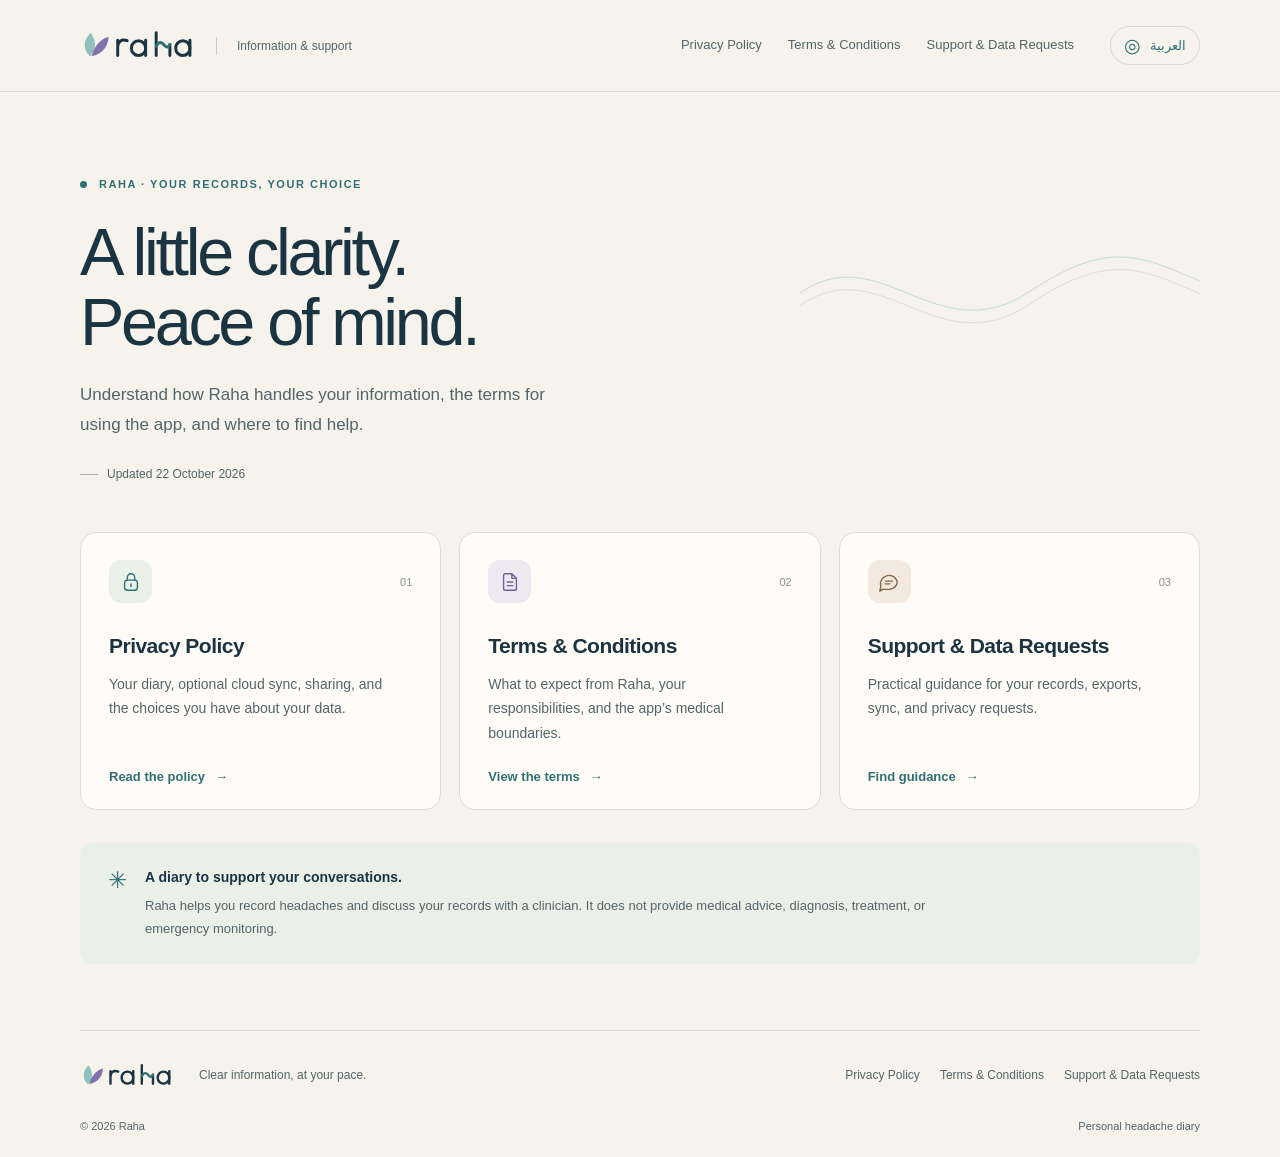
<file: index.html>
<!doctype html>
<html lang="en" dir="ltr">
<head><meta charset="utf-8"><meta name="viewport" content="width=device-width,initial-scale=1"><title>Privacy, terms &amp; support | Raha</title><meta name="description" content="Understand how Raha handles your information, the terms for using the app, and where to find help."><meta name="theme-color" content="#F6F3EC"><link rel="canonical" href="https://raha-headache.github.io/index.html"><link rel="alternate" hreflang="ar" href="index-ar.html"><link rel="icon" type="image/svg+xml" href="favicon.svg"><link rel="stylesheet" href="styles.css"><script src="site.js" defer></script></head>
<body><a class="skip" href="#main">Skip to content</a>
<header class="site-header"><div class="header-inner"><a href="index.html" class="brand" aria-label="Raha home"><img src="raha-logo.svg" alt="Raha" width="116" height="35"><span class="brand-label">Information & support</span></a><nav aria-label="Menu" class="header-nav"><a href="privacy.html">Privacy Policy</a><a href="terms.html">Terms & Conditions</a><a href="support.html">Support & Data Requests</a></nav><a class="language-switch" href="index-ar.html" lang="ar" dir="rtl" data-language="ar">العربية<span aria-hidden="true">◎</span></a></div></header>
<main id="main" class="home-main"><section class="home-hero"><div class="eyebrow"><span></span>RAHA · YOUR RECORDS, YOUR CHOICE</div><h1>A little clarity.<br>Peace of mind.</h1><p class="hero-description">Understand how Raha handles your information, the terms for using the app, and where to find help.</p><div class="hero-date">Updated 22 October 2026</div><svg class="hero-wave" viewBox="0 0 700 160" aria-hidden="true"><path d="M-20 105C120-20 210 190 365 87S560 45 730 110"/><path d="M-20 125C120 0 210 210 365 107S560 65 730 130"/></svg></section><section class="cards" aria-label="Information & support"><a class="page-card privacy" href="privacy.html"><div class="card-top"><span class="card-icon"><svg viewBox="0 0 24 24" aria-hidden="true" fill="none" stroke="currentColor" stroke-width="1.5" stroke-linecap="round" stroke-linejoin="round"><rect x="5" y="10" width="14" height="11" rx="3"/><path d="M8 10V7a4 4 0 0 1 8 0v3M12 14v3"/></svg></span><span class="card-number">01</span></div><h2>Privacy Policy</h2><p>Your diary, optional cloud sync, sharing, and the choices you have about your data.</p><span class="card-link">Read the policy <span aria-hidden="true">→</span></span></a><a class="page-card terms" href="terms.html"><div class="card-top"><span class="card-icon"><svg viewBox="0 0 24 24" aria-hidden="true" fill="none" stroke="currentColor" stroke-width="1.5" stroke-linecap="round" stroke-linejoin="round"><path d="M14 3H7a2 2 0 0 0-2 2v14a2 2 0 0 0 2 2h10a2 2 0 0 0 2-2V8ZM14 3v5h5M9 12h6M9 16h6"/></svg></span><span class="card-number">02</span></div><h2>Terms & Conditions</h2><p>What to expect from Raha, your responsibilities, and the app’s medical boundaries.</p><span class="card-link">View the terms <span aria-hidden="true">→</span></span></a><a class="page-card support" href="support.html"><div class="card-top"><span class="card-icon"><svg viewBox="0 0 24 24" aria-hidden="true" fill="none" stroke="currentColor" stroke-width="1.5" stroke-linecap="round" stroke-linejoin="round"><path d="M21 11.5a8.5 8.5 0 0 1-8.5 8.5H5l-3 2 1-5a8.5 8.5 0 1 1 18-5.5Z"/><path d="M8 11h8M8 14h5"/></svg></span><span class="card-number">03</span></div><h2>Support & Data Requests</h2><p>Practical guidance for your records, exports, sync, and privacy requests.</p><span class="card-link">Find guidance <span aria-hidden="true">→</span></span></a></section><aside class="medical-note"><span class="medical-icon" aria-hidden="true">✳</span><div><h2>A diary to support your conversations.</h2><p>Raha helps you record headaches and discuss your records with a clinician. It does not provide medical advice, diagnosis, treatment, or emergency monitoring.</p></div></aside></main>
<footer class="site-footer"><div class="footer-top"><a href="index.html" aria-label="Home"><img src="raha-logo.svg" alt="Raha" width="94" height="29"></a><p>Clear information, at your pace.</p><nav aria-label="Footer links"><a href="privacy.html">Privacy Policy</a><a href="terms.html">Terms & Conditions</a><a href="support.html">Support & Data Requests</a></nav></div><div class="footer-bottom"><span>© 2026 Raha</span><span>Personal headache diary</span></div></footer>
</body></html>
</file>
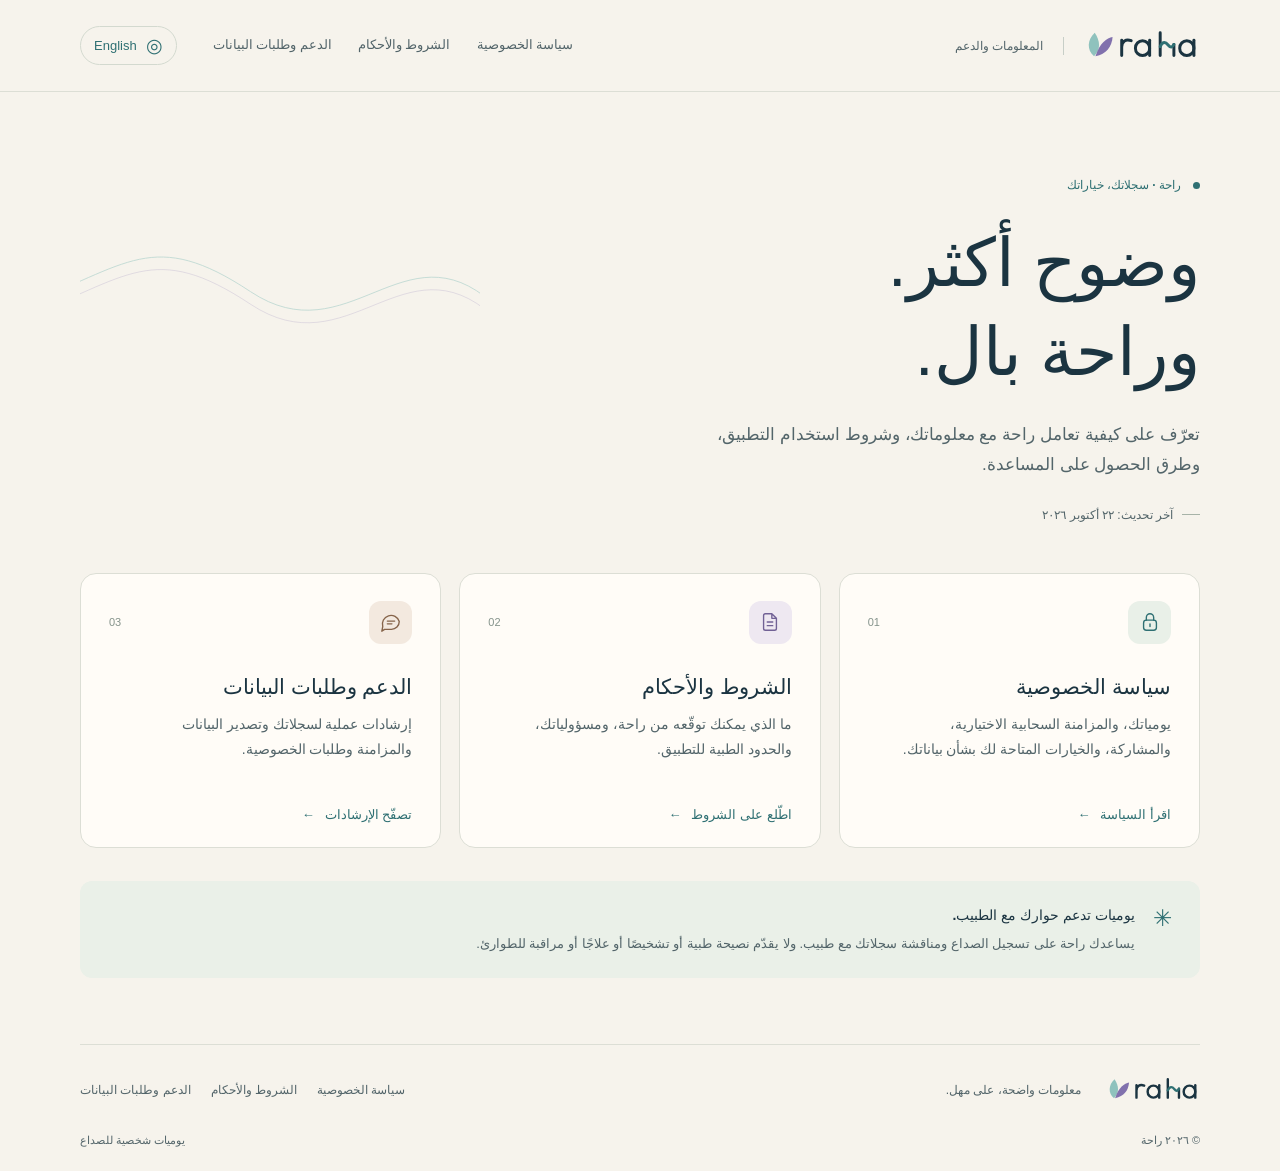
<file: index-ar.html>
<!doctype html>
<html lang="ar" dir="rtl">
<head><meta charset="utf-8"><meta name="viewport" content="width=device-width,initial-scale=1"><title>المعلومات والدعم | Raha</title><meta name="description" content="تعرّف على كيفية تعامل راحة مع معلوماتك، وشروط استخدام التطبيق، وطرق الحصول على المساعدة."><meta name="theme-color" content="#F6F3EC"><link rel="canonical" href="https://raha-headache.github.io/index-ar.html"><link rel="alternate" hreflang="en" href="index.html"><link rel="icon" type="image/svg+xml" href="favicon.svg"><link rel="stylesheet" href="styles.css"><script src="site.js" defer></script></head>
<body><a class="skip" href="#main">انتقل إلى المحتوى</a>
<header class="site-header"><div class="header-inner"><a href="index-ar.html" class="brand" aria-label="راحة — الرئيسية"><img src="raha-logo.svg" alt="Raha" width="116" height="35"><span class="brand-label">المعلومات والدعم</span></a><nav aria-label="القائمة" class="header-nav"><a href="privacy-ar.html">سياسة الخصوصية</a><a href="terms-ar.html">الشروط والأحكام</a><a href="support-ar.html">الدعم وطلبات البيانات</a></nav><a class="language-switch" href="index.html" lang="en" dir="ltr" data-language="en">English<span aria-hidden="true">◎</span></a></div></header>
<main id="main" class="home-main"><section class="home-hero"><div class="eyebrow"><span></span>راحة · سجلاتك، خياراتك</div><h1>وضوح أكثر.<br>وراحة بال.</h1><p class="hero-description">تعرّف على كيفية تعامل راحة مع معلوماتك، وشروط استخدام التطبيق، وطرق الحصول على المساعدة.</p><div class="hero-date">آخر تحديث: ٢٢ أكتوبر ٢٠٢٦</div><svg class="hero-wave" viewBox="0 0 700 160" aria-hidden="true"><path d="M-20 105C120-20 210 190 365 87S560 45 730 110"/><path d="M-20 125C120 0 210 210 365 107S560 65 730 130"/></svg></section><section class="cards" aria-label="المعلومات والدعم"><a class="page-card privacy" href="privacy-ar.html"><div class="card-top"><span class="card-icon"><svg viewBox="0 0 24 24" aria-hidden="true" fill="none" stroke="currentColor" stroke-width="1.5" stroke-linecap="round" stroke-linejoin="round"><rect x="5" y="10" width="14" height="11" rx="3"/><path d="M8 10V7a4 4 0 0 1 8 0v3M12 14v3"/></svg></span><span class="card-number">01</span></div><h2>سياسة الخصوصية</h2><p>يومياتك، والمزامنة السحابية الاختيارية، والمشاركة، والخيارات المتاحة لك بشأن بياناتك.</p><span class="card-link">اقرأ السياسة <span aria-hidden="true">←</span></span></a><a class="page-card terms" href="terms-ar.html"><div class="card-top"><span class="card-icon"><svg viewBox="0 0 24 24" aria-hidden="true" fill="none" stroke="currentColor" stroke-width="1.5" stroke-linecap="round" stroke-linejoin="round"><path d="M14 3H7a2 2 0 0 0-2 2v14a2 2 0 0 0 2 2h10a2 2 0 0 0 2-2V8ZM14 3v5h5M9 12h6M9 16h6"/></svg></span><span class="card-number">02</span></div><h2>الشروط والأحكام</h2><p>ما الذي يمكنك توقّعه من راحة، ومسؤولياتك، والحدود الطبية للتطبيق.</p><span class="card-link">اطّلع على الشروط <span aria-hidden="true">←</span></span></a><a class="page-card support" href="support-ar.html"><div class="card-top"><span class="card-icon"><svg viewBox="0 0 24 24" aria-hidden="true" fill="none" stroke="currentColor" stroke-width="1.5" stroke-linecap="round" stroke-linejoin="round"><path d="M21 11.5a8.5 8.5 0 0 1-8.5 8.5H5l-3 2 1-5a8.5 8.5 0 1 1 18-5.5Z"/><path d="M8 11h8M8 14h5"/></svg></span><span class="card-number">03</span></div><h2>الدعم وطلبات البيانات</h2><p>إرشادات عملية لسجلاتك وتصدير البيانات والمزامنة وطلبات الخصوصية.</p><span class="card-link">تصفّح الإرشادات <span aria-hidden="true">←</span></span></a></section><aside class="medical-note"><span class="medical-icon" aria-hidden="true">✳</span><div><h2>يوميات تدعم حوارك مع الطبيب.</h2><p>يساعدك راحة على تسجيل الصداع ومناقشة سجلاتك مع طبيب. ولا يقدّم نصيحة طبية أو تشخيصًا أو علاجًا أو مراقبة للطوارئ.</p></div></aside></main>
<footer class="site-footer"><div class="footer-top"><a href="index-ar.html" aria-label="الرئيسية"><img src="raha-logo.svg" alt="Raha" width="94" height="29"></a><p>معلومات واضحة، على مهل.</p><nav aria-label="روابط التذييل"><a href="privacy-ar.html">سياسة الخصوصية</a><a href="terms-ar.html">الشروط والأحكام</a><a href="support-ar.html">الدعم وطلبات البيانات</a></nav></div><div class="footer-bottom"><span>© ٢٠٢٦ راحة</span><span>يوميات شخصية للصداع</span></div></footer>
</body></html>
</file>
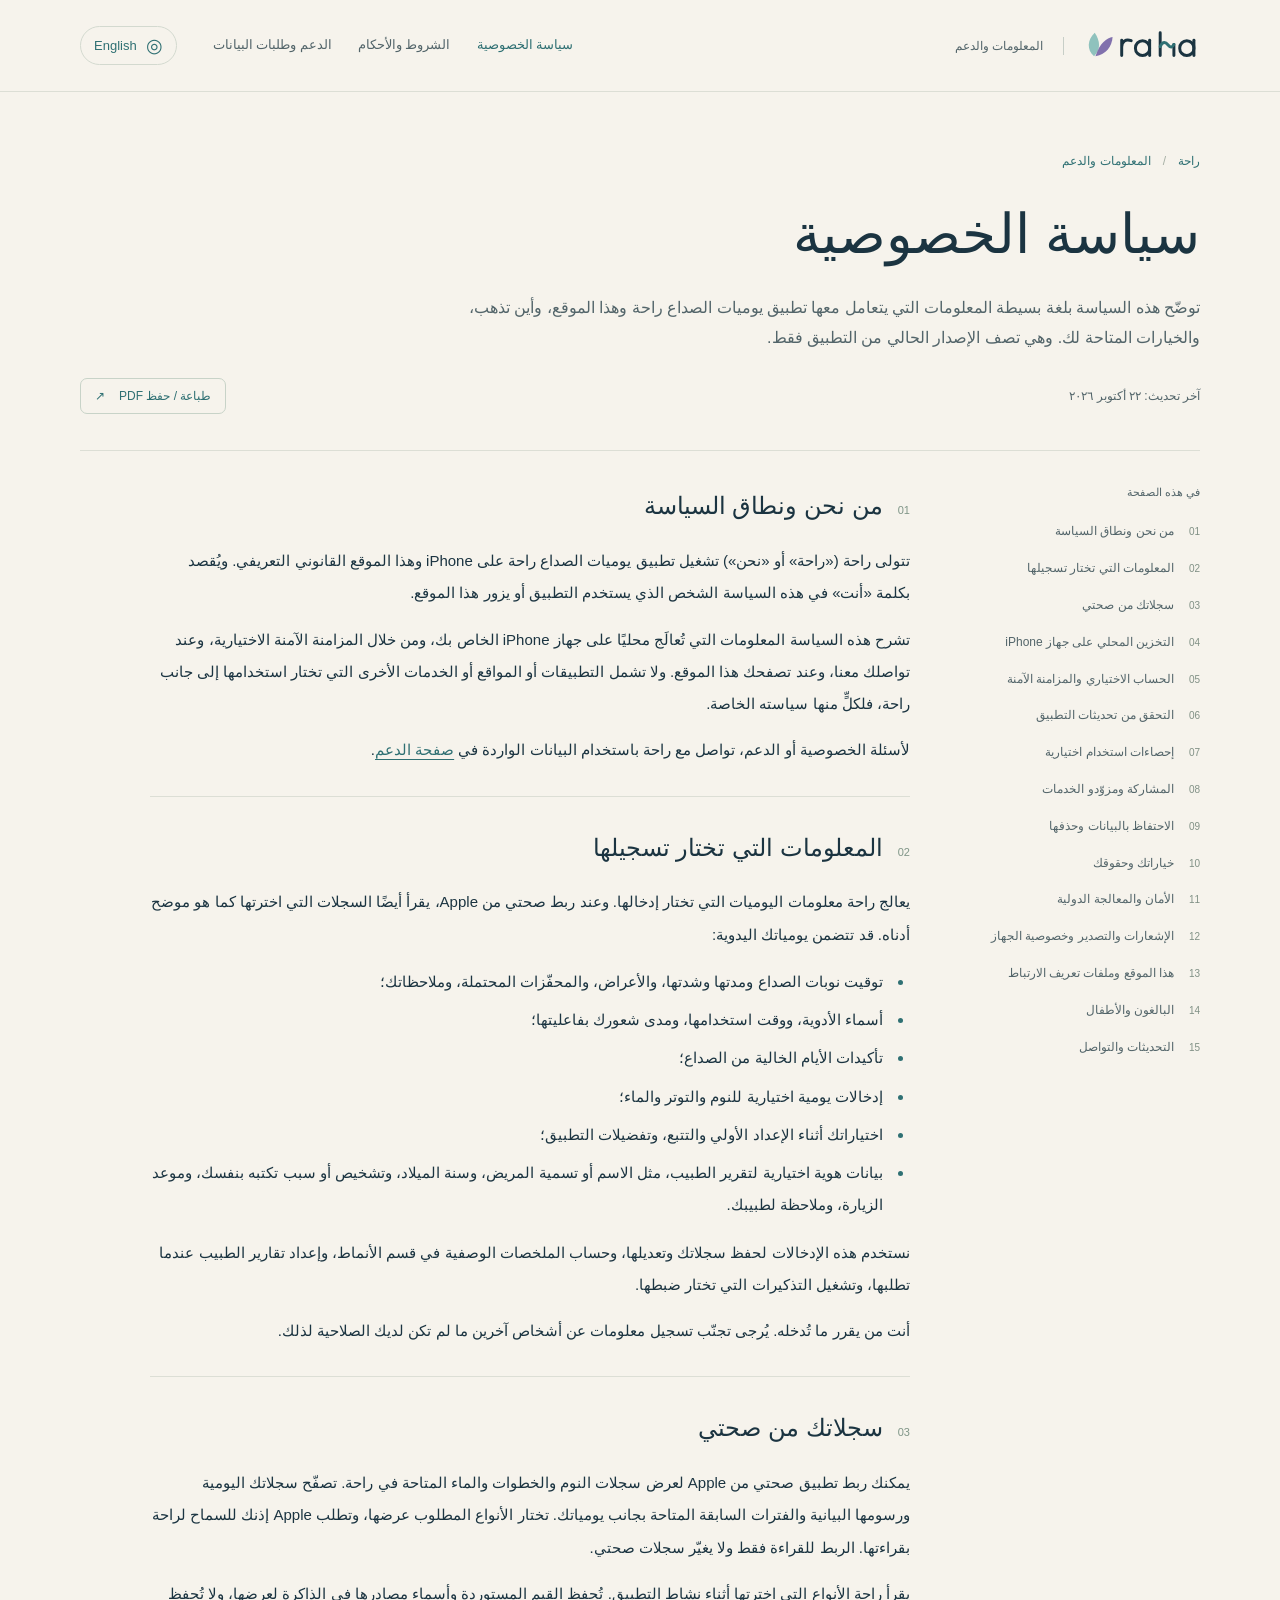
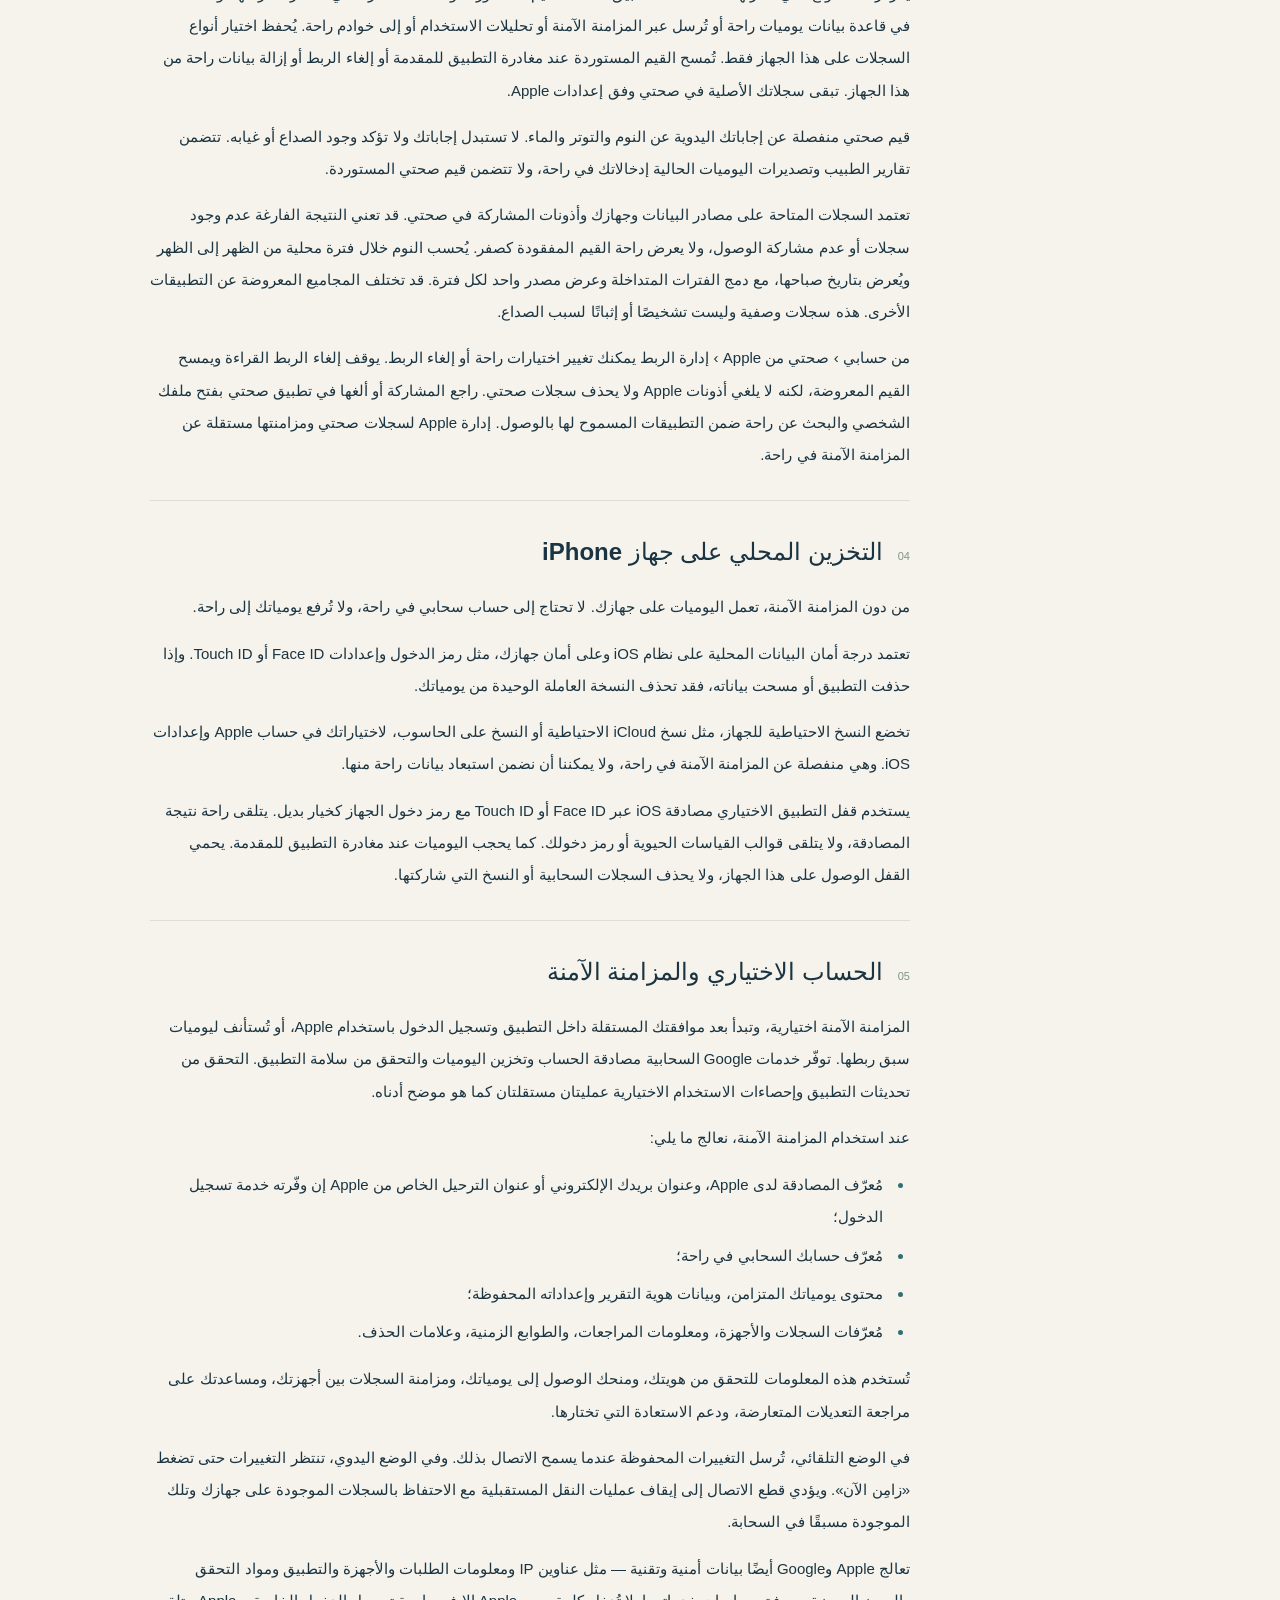
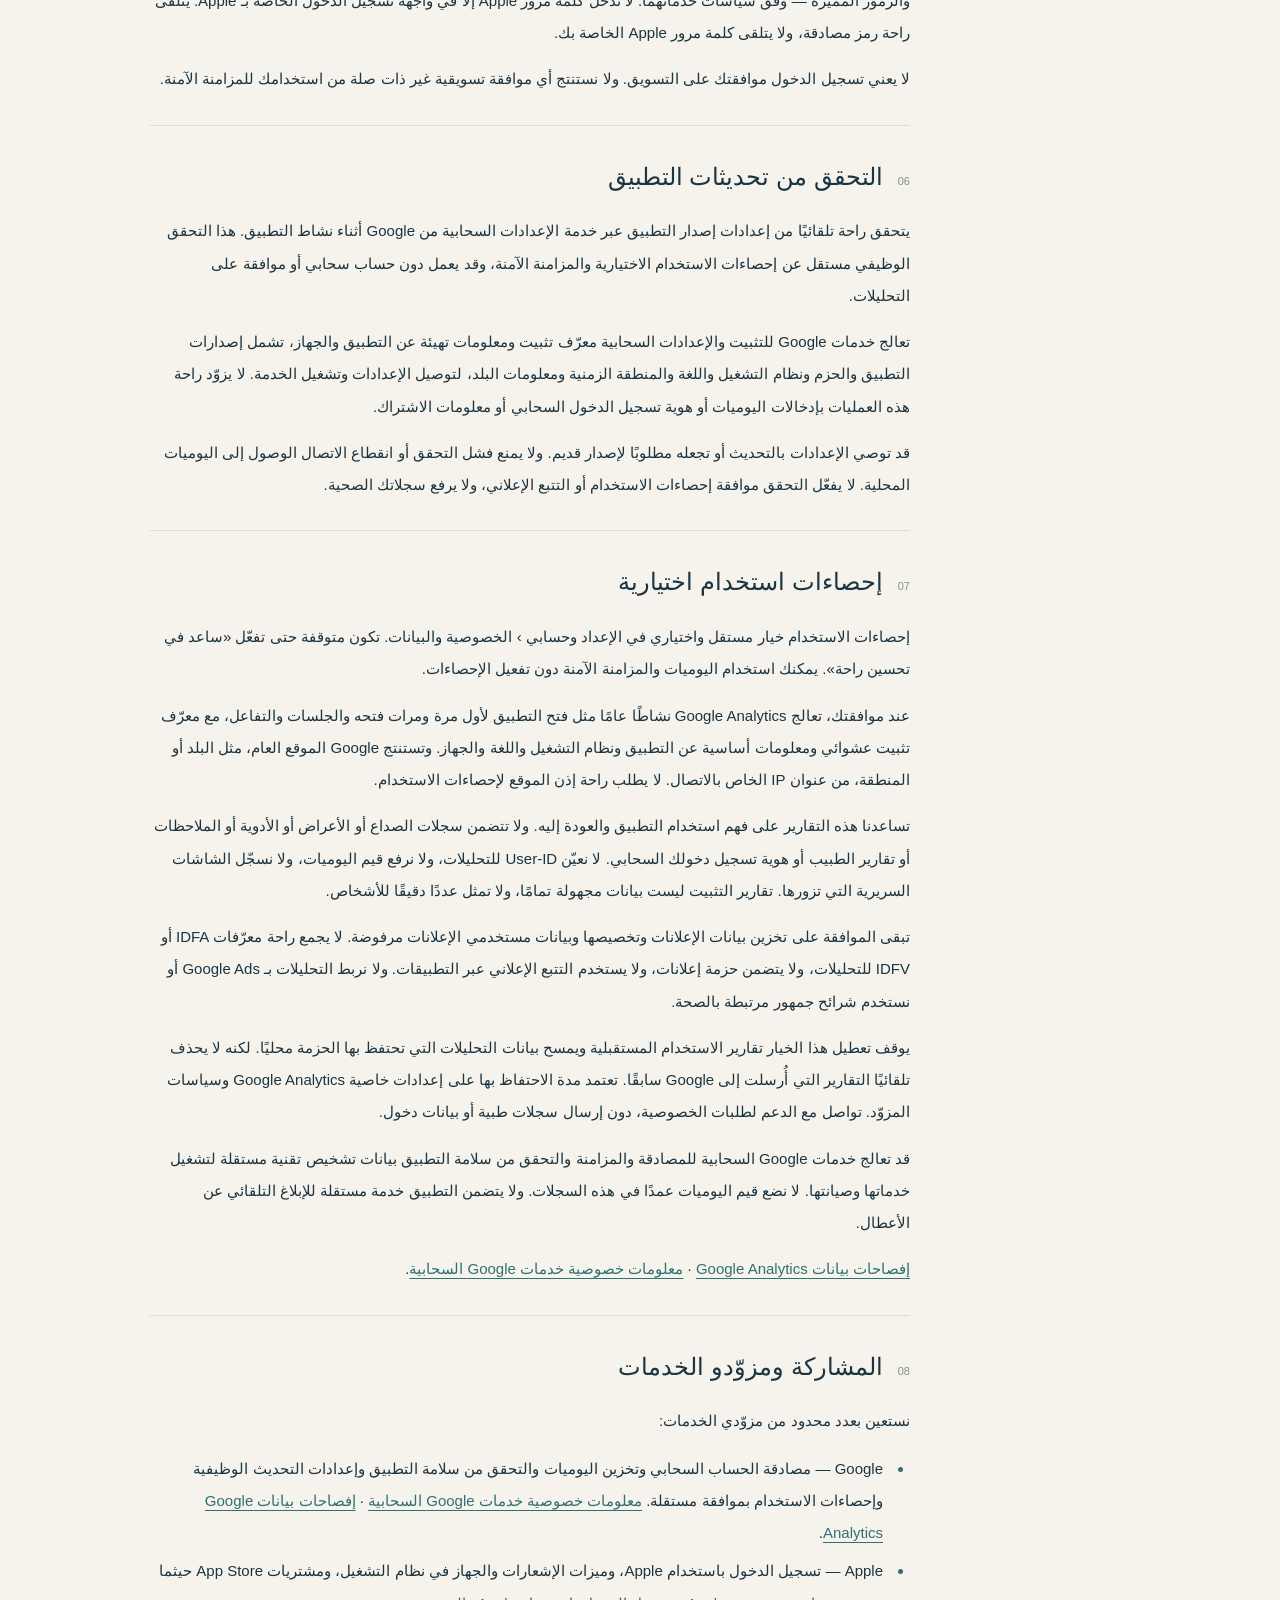
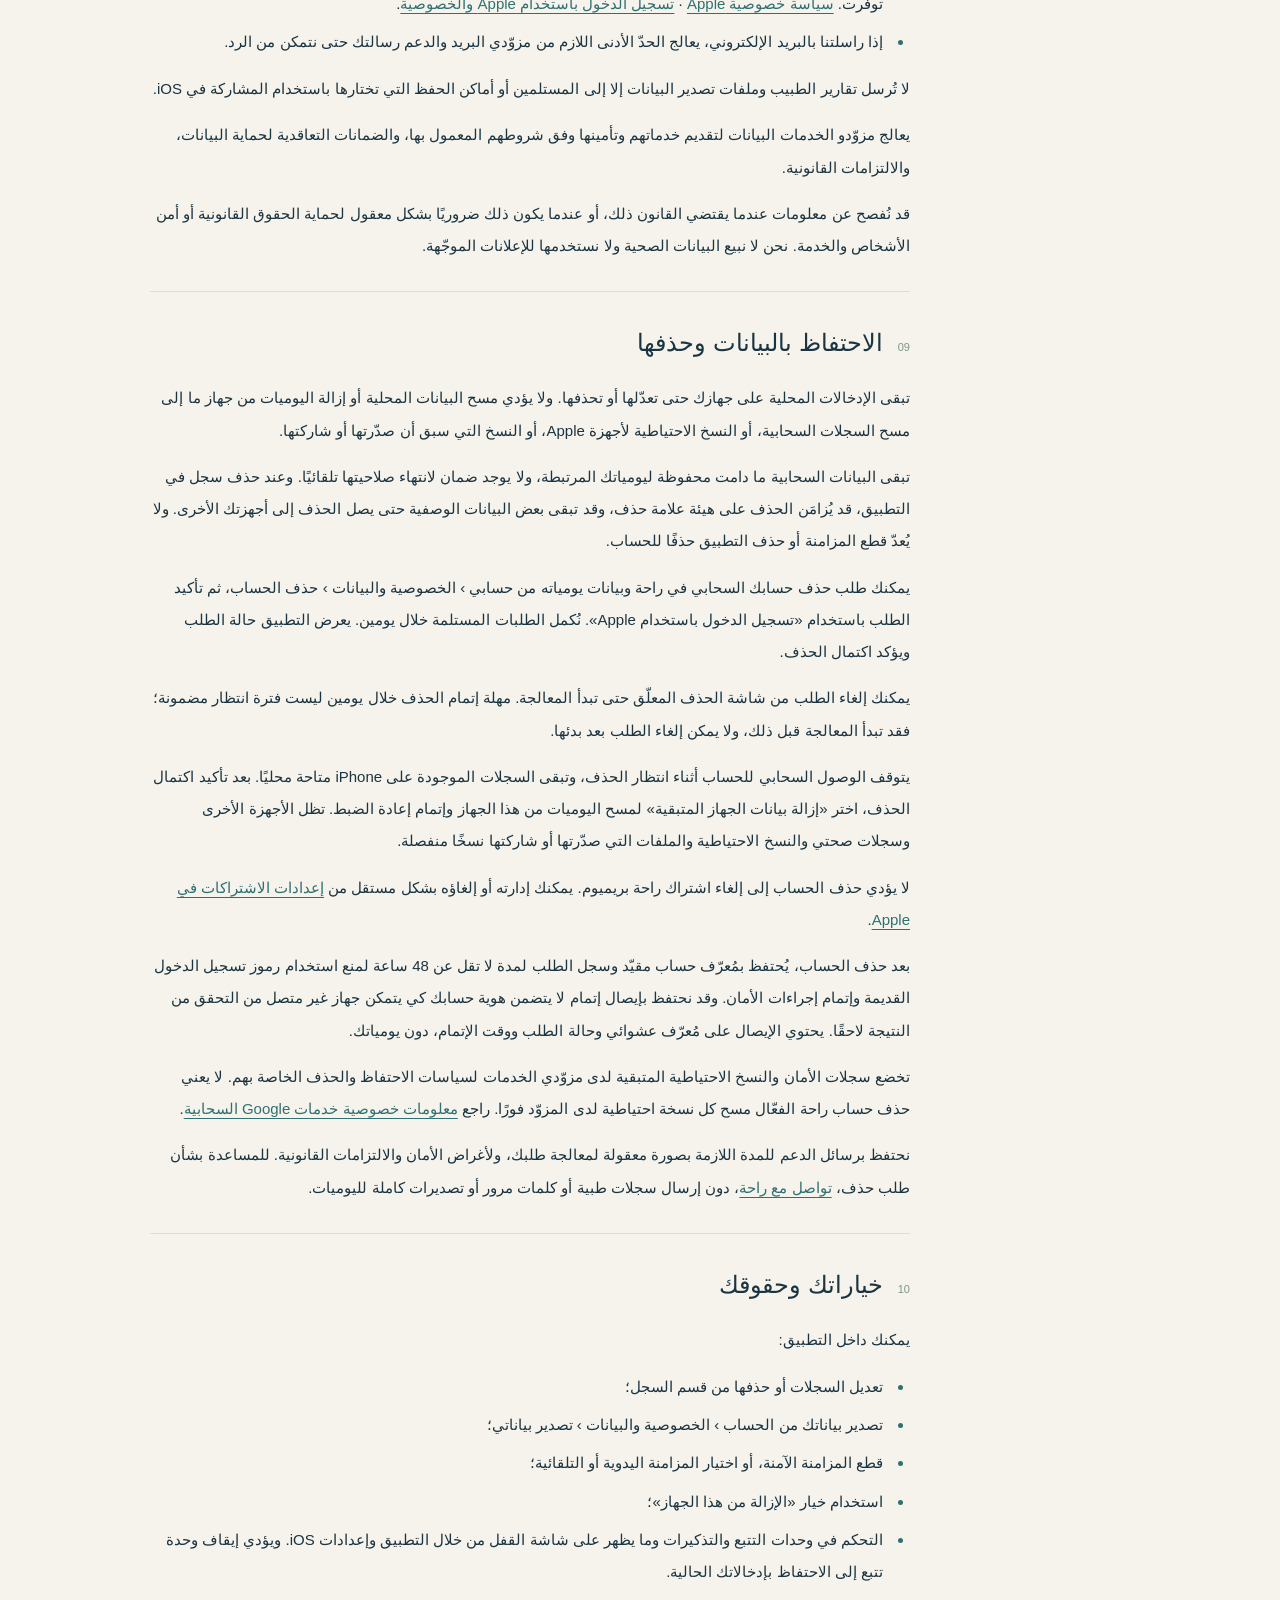
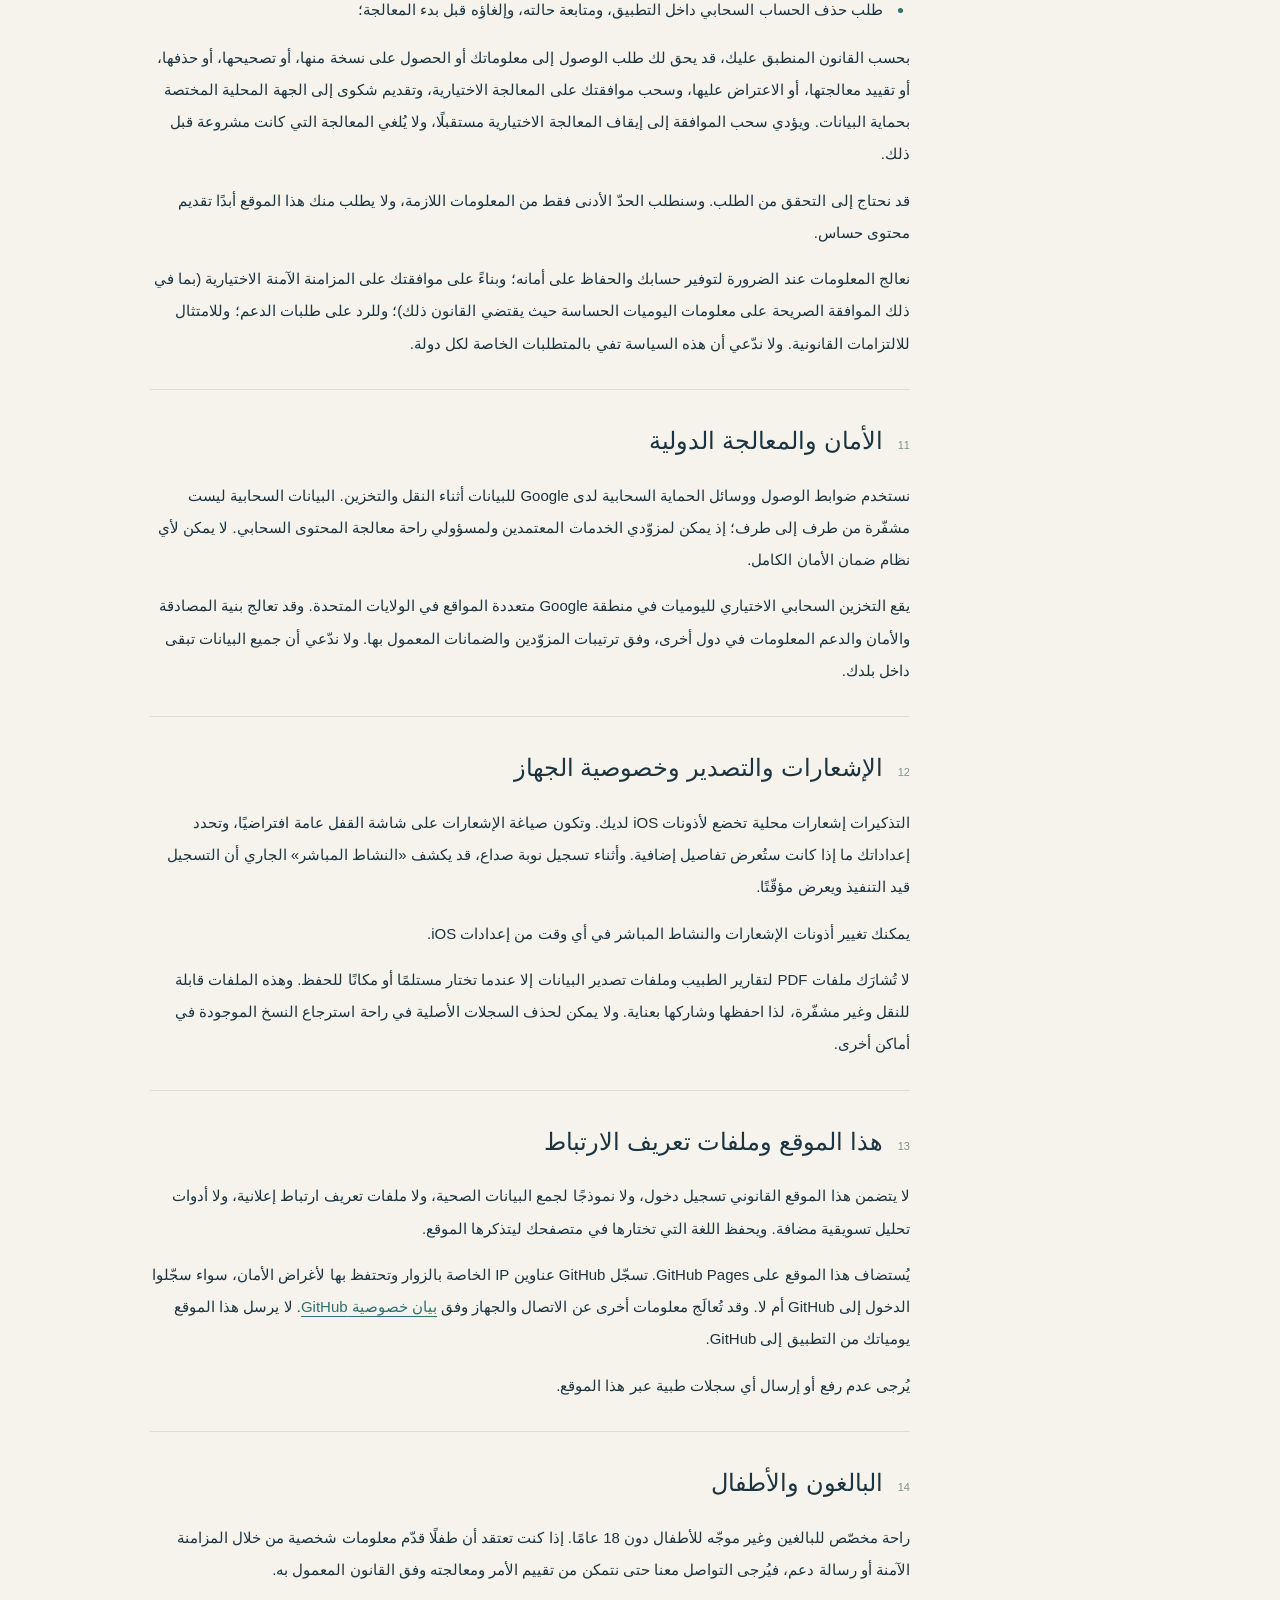
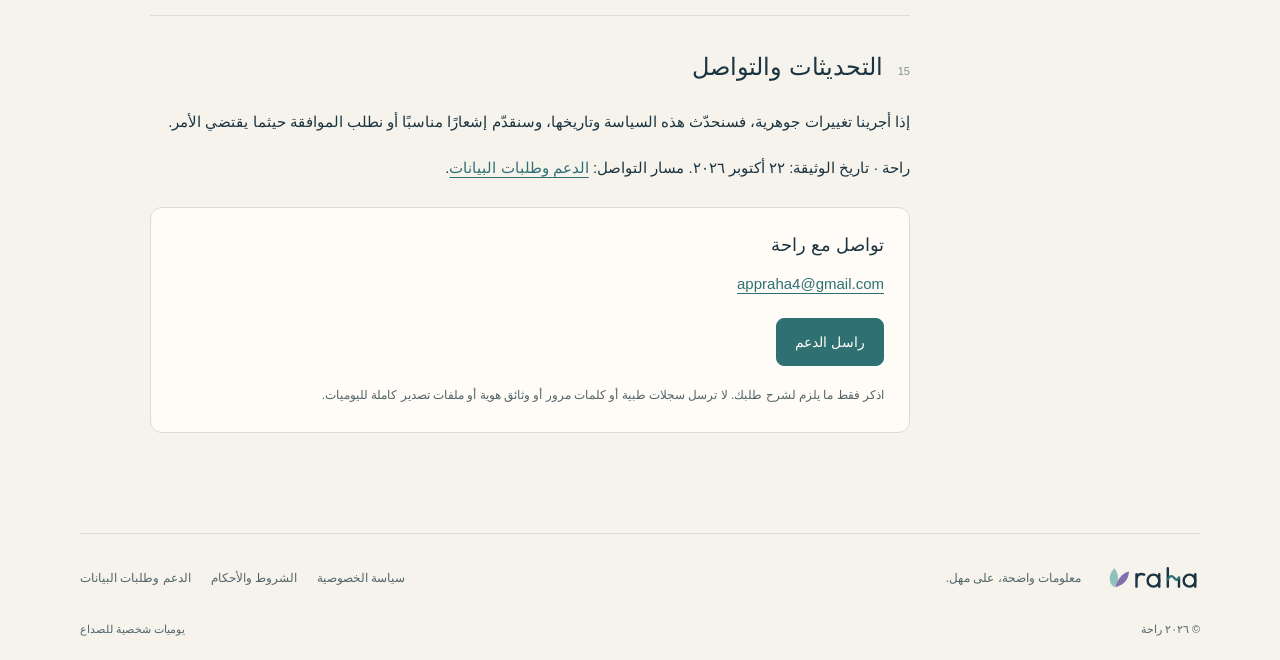
<file: privacy-ar.html>
<!doctype html>
<html lang="ar" dir="rtl">
<head><meta charset="utf-8"><meta name="viewport" content="width=device-width,initial-scale=1"><title>سياسة الخصوصية | Raha</title><meta name="description" content="توضّح هذه السياسة بلغة بسيطة المعلومات التي يتعامل معها تطبيق يوميات الصداع راحة وهذا الموقع، وأين تذهب، والخيارات المتاحة لك. وهي تصف الإصدار الحالي من التطبيق فقط."><meta name="theme-color" content="#F6F3EC"><link rel="canonical" href="https://raha-headache.github.io/privacy-ar.html"><link rel="alternate" hreflang="en" href="privacy.html"><link rel="icon" type="image/svg+xml" href="favicon.svg"><link rel="stylesheet" href="styles.css"><script src="site.js" defer></script></head>
<body><a class="skip" href="#main">انتقل إلى المحتوى</a>
<header class="site-header"><div class="header-inner"><a href="index-ar.html" class="brand" aria-label="راحة — الرئيسية"><img src="raha-logo.svg" alt="Raha" width="116" height="35"><span class="brand-label">المعلومات والدعم</span></a><nav aria-label="القائمة" class="header-nav"><a href="privacy-ar.html" aria-current="page">سياسة الخصوصية</a><a href="terms-ar.html">الشروط والأحكام</a><a href="support-ar.html">الدعم وطلبات البيانات</a></nav><a class="language-switch" href="privacy.html" lang="en" dir="ltr" data-language="en">English<span aria-hidden="true">◎</span></a></div></header>
<main id="main" class="legal-main"><div class="document-heading"><div class="eyebrow"><a href="index-ar.html">راحة</a><span class="crumb">/</span>المعلومات والدعم</div><h1>سياسة الخصوصية</h1><p class="document-intro">توضّح هذه السياسة بلغة بسيطة المعلومات التي يتعامل معها تطبيق يوميات الصداع راحة وهذا الموقع، وأين تذهب، والخيارات المتاحة لك. وهي تصف الإصدار الحالي من التطبيق فقط.</p><div class="document-meta"><span>آخر تحديث: ٢٢ أكتوبر ٢٠٢٦</span><button class="print-button" type="button" data-print hidden>طباعة / حفظ PDF<span aria-hidden="true">↗</span></button></div></div><div class="document-layout"><aside class="desktop-contents"><h2>في هذه الصفحة</h2><nav aria-label="في هذه الصفحة"><a href="#who-we-are"><span>01</span>من نحن ونطاق السياسة</a><a href="#information-you-record"><span>02</span>المعلومات التي تختار تسجيلها</a><a href="#apple-health"><span>03</span>سجلاتك من صحتي</a><a href="#local-storage"><span>04</span>التخزين المحلي على جهاز iPhone</a><a href="#secure-sync"><span>05</span>الحساب الاختياري والمزامنة الآمنة</a><a href="#app-updates"><span>06</span>التحقق من تحديثات التطبيق</a><a href="#usage-analytics"><span>07</span>إحصاءات استخدام اختيارية</a><a href="#sharing"><span>08</span>المشاركة ومزوّدو الخدمات</a><a href="#retention"><span>09</span>الاحتفاظ بالبيانات وحذفها</a><a href="#your-rights"><span>10</span>خياراتك وحقوقك</a><a href="#security"><span>11</span>الأمان والمعالجة الدولية</a><a href="#notifications-exports"><span>12</span>الإشعارات والتصدير وخصوصية الجهاز</a><a href="#website"><span>13</span>هذا الموقع وملفات تعريف الارتباط</a><a href="#adults-children"><span>14</span>البالغون والأطفال</a><a href="#updates-contact"><span>15</span>التحديثات والتواصل</a></nav></aside><article class="document-body" aria-label="سياسة الخصوصية"><details class="mobile-contents"><summary>في هذه الصفحة</summary><nav aria-label="في هذه الصفحة"><a href="#who-we-are"><span>01</span>من نحن ونطاق السياسة</a><a href="#information-you-record"><span>02</span>المعلومات التي تختار تسجيلها</a><a href="#apple-health"><span>03</span>سجلاتك من صحتي</a><a href="#local-storage"><span>04</span>التخزين المحلي على جهاز iPhone</a><a href="#secure-sync"><span>05</span>الحساب الاختياري والمزامنة الآمنة</a><a href="#app-updates"><span>06</span>التحقق من تحديثات التطبيق</a><a href="#usage-analytics"><span>07</span>إحصاءات استخدام اختيارية</a><a href="#sharing"><span>08</span>المشاركة ومزوّدو الخدمات</a><a href="#retention"><span>09</span>الاحتفاظ بالبيانات وحذفها</a><a href="#your-rights"><span>10</span>خياراتك وحقوقك</a><a href="#security"><span>11</span>الأمان والمعالجة الدولية</a><a href="#notifications-exports"><span>12</span>الإشعارات والتصدير وخصوصية الجهاز</a><a href="#website"><span>13</span>هذا الموقع وملفات تعريف الارتباط</a><a href="#adults-children"><span>14</span>البالغون والأطفال</a><a href="#updates-contact"><span>15</span>التحديثات والتواصل</a></nav></details><section class="legal-section" id="who-we-are"><h2><span class="section-number" aria-hidden="true">01</span>من نحن ونطاق السياسة</h2><p>تتولى راحة («راحة» أو «نحن») تشغيل تطبيق يوميات الصداع راحة على iPhone وهذا الموقع القانوني التعريفي. ويُقصد بكلمة «أنت» في هذه السياسة الشخص الذي يستخدم التطبيق أو يزور هذا الموقع.</p><p>تشرح هذه السياسة المعلومات التي تُعالَج محليًا على جهاز iPhone الخاص بك، ومن خلال المزامنة الآمنة الاختيارية، وعند تواصلك معنا، وعند تصفحك هذا الموقع. ولا تشمل التطبيقات أو المواقع أو الخدمات الأخرى التي تختار استخدامها إلى جانب راحة، فلكلٍّ منها سياسته الخاصة.</p><p>لأسئلة الخصوصية أو الدعم، تواصل مع راحة باستخدام البيانات الواردة في <a href="support-ar.html">صفحة الدعم</a>.</p></section><section class="legal-section" id="information-you-record"><h2><span class="section-number" aria-hidden="true">02</span>المعلومات التي تختار تسجيلها</h2><p>يعالج راحة معلومات اليوميات التي تختار إدخالها. وعند ربط صحتي من Apple، يقرأ أيضًا السجلات التي اخترتها كما هو موضح أدناه. قد تتضمن يومياتك اليدوية:</p><ul><li>توقيت نوبات الصداع ومدتها وشدتها، والأعراض، والمحفّزات المحتملة، وملاحظاتك؛</li><li>أسماء الأدوية، ووقت استخدامها، ومدى شعورك بفاعليتها؛</li><li>تأكيدات الأيام الخالية من الصداع؛</li><li>إدخالات يومية اختيارية للنوم والتوتر والماء؛</li><li>اختياراتك أثناء الإعداد الأولي والتتبع، وتفضيلات التطبيق؛</li><li>بيانات هوية اختيارية لتقرير الطبيب، مثل الاسم أو تسمية المريض، وسنة الميلاد، وتشخيص أو سبب تكتبه بنفسك، وموعد الزيارة، وملاحظة لطبيبك.</li></ul><p>نستخدم هذه الإدخالات لحفظ سجلاتك وتعديلها، وحساب الملخصات الوصفية في قسم الأنماط، وإعداد تقارير الطبيب عندما تطلبها، وتشغيل التذكيرات التي تختار ضبطها.</p><p>أنت من يقرر ما تُدخله. يُرجى تجنّب تسجيل معلومات عن أشخاص آخرين ما لم تكن لديك الصلاحية لذلك.</p></section><section class="legal-section" id="apple-health"><h2><span class="section-number" aria-hidden="true">03</span>سجلاتك من صحتي</h2><p>يمكنك ربط تطبيق صحتي من Apple لعرض سجلات النوم والخطوات والماء المتاحة في راحة. تصفّح سجلاتك اليومية ورسومها البيانية والفترات السابقة المتاحة بجانب يومياتك. تختار الأنواع المطلوب عرضها، وتطلب Apple إذنك للسماح لراحة بقراءتها. الربط للقراءة فقط ولا يغيّر سجلات صحتي.</p><p>يقرأ راحة الأنواع التي اخترتها أثناء نشاط التطبيق. تُحفظ القيم المستوردة وأسماء مصادرها في الذاكرة لعرضها، ولا تُحفظ في قاعدة بيانات يوميات راحة أو تُرسل عبر المزامنة الآمنة أو تحليلات الاستخدام أو إلى خوادم راحة. يُحفظ اختيار أنواع السجلات على هذا الجهاز فقط. تُمسح القيم المستوردة عند مغادرة التطبيق للمقدمة أو إلغاء الربط أو إزالة بيانات راحة من هذا الجهاز. تبقى سجلاتك الأصلية في صحتي وفق إعدادات Apple.</p><p>قيم صحتي منفصلة عن إجاباتك اليدوية عن النوم والتوتر والماء. لا تستبدل إجاباتك ولا تؤكد وجود الصداع أو غيابه. تتضمن تقارير الطبيب وتصديرات اليوميات الحالية إدخالاتك في راحة، ولا تتضمن قيم صحتي المستوردة.</p><p>تعتمد السجلات المتاحة على مصادر البيانات وجهازك وأذونات المشاركة في صحتي. قد تعني النتيجة الفارغة عدم وجود سجلات أو عدم مشاركة الوصول، ولا يعرض راحة القيم المفقودة كصفر. يُحسب النوم خلال فترة محلية من الظهر إلى الظهر ويُعرض بتاريخ صباحها، مع دمج الفترات المتداخلة وعرض مصدر واحد لكل فترة. قد تختلف المجاميع المعروضة عن التطبيقات الأخرى. هذه سجلات وصفية وليست تشخيصًا أو إثباتًا لسبب الصداع.</p><p>من حسابي › صحتي من Apple › إدارة الربط يمكنك تغيير اختيارات راحة أو إلغاء الربط. يوقف إلغاء الربط القراءة ويمسح القيم المعروضة، لكنه لا يلغي أذونات Apple ولا يحذف سجلات صحتي. راجع المشاركة أو ألغها في تطبيق صحتي بفتح ملفك الشخصي والبحث عن راحة ضمن التطبيقات المسموح لها بالوصول. إدارة Apple لسجلات صحتي ومزامنتها مستقلة عن المزامنة الآمنة في راحة.</p></section><section class="legal-section" id="local-storage"><h2><span class="section-number" aria-hidden="true">04</span>التخزين المحلي على جهاز iPhone</h2><p>من دون المزامنة الآمنة، تعمل اليوميات على جهازك. لا تحتاج إلى حساب سحابي في راحة، ولا تُرفع يومياتك إلى راحة.</p><p>تعتمد درجة أمان البيانات المحلية على نظام iOS وعلى أمان جهازك، مثل رمز الدخول وإعدادات Face ID أو Touch ID. وإذا حذفت التطبيق أو مسحت بياناته، فقد تحذف النسخة العاملة الوحيدة من يومياتك.</p><p>تخضع النسخ الاحتياطية للجهاز، مثل نسخ iCloud الاحتياطية أو النسخ على الحاسوب، لاختياراتك في حساب Apple وإعدادات iOS. وهي منفصلة عن المزامنة الآمنة في راحة، ولا يمكننا أن نضمن استبعاد بيانات راحة منها.</p><p>يستخدم قفل التطبيق الاختياري مصادقة iOS عبر Face ID أو Touch ID مع رمز دخول الجهاز كخيار بديل. يتلقى راحة نتيجة المصادقة، ولا يتلقى قوالب القياسات الحيوية أو رمز دخولك. كما يحجب اليوميات عند مغادرة التطبيق للمقدمة. يحمي القفل الوصول على هذا الجهاز، ولا يحذف السجلات السحابية أو النسخ التي شاركتها.</p></section><section class="legal-section" id="secure-sync"><h2><span class="section-number" aria-hidden="true">05</span>الحساب الاختياري والمزامنة الآمنة</h2><p>المزامنة الآمنة اختيارية، وتبدأ بعد موافقتك المستقلة داخل التطبيق وتسجيل الدخول باستخدام Apple، أو تُستأنف ليوميات سبق ربطها. توفّر خدمات Google السحابية مصادقة الحساب وتخزين اليوميات والتحقق من سلامة التطبيق. التحقق من تحديثات التطبيق وإحصاءات الاستخدام الاختيارية عمليتان مستقلتان كما هو موضح أدناه.</p><p>عند استخدام المزامنة الآمنة، نعالج ما يلي:</p><ul><li>مُعرّف المصادقة لدى Apple، وعنوان بريدك الإلكتروني أو عنوان الترحيل الخاص من Apple إن وفّرته خدمة تسجيل الدخول؛</li><li>مُعرّف حسابك السحابي في راحة؛</li><li>محتوى يومياتك المتزامن، وبيانات هوية التقرير وإعداداته المحفوظة؛</li><li>مُعرّفات السجلات والأجهزة، ومعلومات المراجعات، والطوابع الزمنية، وعلامات الحذف.</li></ul><p>تُستخدم هذه المعلومات للتحقق من هويتك، ومنحك الوصول إلى يومياتك، ومزامنة السجلات بين أجهزتك، ومساعدتك على مراجعة التعديلات المتعارضة، ودعم الاستعادة التي تختارها.</p><p>في الوضع التلقائي، تُرسل التغييرات المحفوظة عندما يسمح الاتصال بذلك. وفي الوضع اليدوي، تنتظر التغييرات حتى تضغط «زامِن الآن». ويؤدي قطع الاتصال إلى إيقاف عمليات النقل المستقبلية مع الاحتفاظ بالسجلات الموجودة على جهازك وتلك الموجودة مسبقًا في السحابة.</p><p>تعالج Apple وGoogle أيضًا بيانات أمنية وتقنية — مثل عناوين IP ومعلومات الطلبات والأجهزة والتطبيق ومواد التحقق والرموز المميزة — وفق سياسات خدماتهما. لا تُدخل كلمة مرور Apple إلا في واجهة تسجيل الدخول الخاصة بـ Apple. يتلقى راحة رمز مصادقة، ولا يتلقى كلمة مرور Apple الخاصة بك.</p><p>لا يعني تسجيل الدخول موافقتك على التسويق. ولا نستنتج أي موافقة تسويقية غير ذات صلة من استخدامك للمزامنة الآمنة.</p></section><section class="legal-section" id="app-updates"><h2><span class="section-number" aria-hidden="true">06</span>التحقق من تحديثات التطبيق</h2><p>يتحقق راحة تلقائيًا من إعدادات إصدار التطبيق عبر خدمة الإعدادات السحابية من Google أثناء نشاط التطبيق. هذا التحقق الوظيفي مستقل عن إحصاءات الاستخدام الاختيارية والمزامنة الآمنة، وقد يعمل دون حساب سحابي أو موافقة على التحليلات.</p><p>تعالج خدمات Google للتثبيت والإعدادات السحابية معرّف تثبيت ومعلومات تهيئة عن التطبيق والجهاز، تشمل إصدارات التطبيق والحزم ونظام التشغيل واللغة والمنطقة الزمنية ومعلومات البلد، لتوصيل الإعدادات وتشغيل الخدمة. لا يزوّد راحة هذه العمليات بإدخالات اليوميات أو هوية تسجيل الدخول السحابي أو معلومات الاشتراك.</p><p>قد توصي الإعدادات بالتحديث أو تجعله مطلوبًا لإصدار قديم. ولا يمنع فشل التحقق أو انقطاع الاتصال الوصول إلى اليوميات المحلية. لا يفعّل التحقق موافقة إحصاءات الاستخدام أو التتبع الإعلاني، ولا يرفع سجلاتك الصحية.</p></section><section class="legal-section" id="usage-analytics"><h2><span class="section-number" aria-hidden="true">07</span>إحصاءات استخدام اختيارية</h2><p>إحصاءات الاستخدام خيار مستقل واختياري في الإعداد وحسابي › الخصوصية والبيانات. تكون متوقفة حتى تفعّل «ساعد في تحسين راحة». يمكنك استخدام اليوميات والمزامنة الآمنة دون تفعيل الإحصاءات.</p><p>عند موافقتك، تعالج Google Analytics نشاطًا عامًا مثل فتح التطبيق لأول مرة ومرات فتحه والجلسات والتفاعل، مع معرّف تثبيت عشوائي ومعلومات أساسية عن التطبيق ونظام التشغيل واللغة والجهاز. وتستنتج Google الموقع العام، مثل البلد أو المنطقة، من عنوان IP الخاص بالاتصال. لا يطلب راحة إذن الموقع لإحصاءات الاستخدام.</p><p>تساعدنا هذه التقارير على فهم استخدام التطبيق والعودة إليه. ولا تتضمن سجلات الصداع أو الأعراض أو الأدوية أو الملاحظات أو تقارير الطبيب أو هوية تسجيل دخولك السحابي. لا نعيّن User-ID للتحليلات، ولا نرفع قيم اليوميات، ولا نسجّل الشاشات السريرية التي تزورها. تقارير التثبيت ليست بيانات مجهولة تمامًا، ولا تمثل عددًا دقيقًا للأشخاص.</p><p>تبقى الموافقة على تخزين بيانات الإعلانات وتخصيصها وبيانات مستخدمي الإعلانات مرفوضة. لا يجمع راحة معرّفات IDFA أو IDFV للتحليلات، ولا يتضمن حزمة إعلانات، ولا يستخدم التتبع الإعلاني عبر التطبيقات. ولا نربط التحليلات بـ Google Ads أو نستخدم شرائح جمهور مرتبطة بالصحة.</p><p>يوقف تعطيل هذا الخيار تقارير الاستخدام المستقبلية ويمسح بيانات التحليلات التي تحتفظ بها الحزمة محليًا. لكنه لا يحذف تلقائيًا التقارير التي أُرسلت إلى Google سابقًا. تعتمد مدة الاحتفاظ بها على إعدادات خاصية Google Analytics وسياسات المزوّد. تواصل مع الدعم لطلبات الخصوصية، دون إرسال سجلات طبية أو بيانات دخول.</p><p>قد تعالج خدمات Google السحابية للمصادقة والمزامنة والتحقق من سلامة التطبيق بيانات تشخيص تقنية مستقلة لتشغيل خدماتها وصيانتها. لا نضع قيم اليوميات عمدًا في هذه السجلات. ولا يتضمن التطبيق خدمة مستقلة للإبلاغ التلقائي عن الأعطال.</p><p><a href="https://support.google.com/analytics/answer/10285841" rel="noopener noreferrer">إفصاحات بيانات Google Analytics</a> · <a href="https://firebase.google.com/support/privacy" rel="noopener noreferrer">معلومات خصوصية خدمات Google السحابية</a>.</p></section><section class="legal-section" id="sharing"><h2><span class="section-number" aria-hidden="true">08</span>المشاركة ومزوّدو الخدمات</h2><p>نستعين بعدد محدود من مزوّدي الخدمات:</p><ul><li>Google — مصادقة الحساب السحابي وتخزين اليوميات والتحقق من سلامة التطبيق وإعدادات التحديث الوظيفية وإحصاءات الاستخدام بموافقة مستقلة. <a href="https://firebase.google.com/support/privacy" rel="noopener noreferrer">معلومات خصوصية خدمات Google السحابية</a> · <a href="https://support.google.com/analytics/answer/10285841" rel="noopener noreferrer">إفصاحات بيانات Google Analytics</a>.</li><li>Apple — تسجيل الدخول باستخدام Apple، وميزات الإشعارات والجهاز في نظام التشغيل، ومشتريات App Store حيثما توفرت. <a href="https://www.apple.com/legal/privacy/" rel="noopener noreferrer">سياسة خصوصية Apple</a> · <a href="https://www.apple.com/legal/privacy/data/en/sign-in-with-apple/" rel="noopener noreferrer">تسجيل الدخول باستخدام Apple والخصوصية</a>.</li><li>إذا راسلتنا بالبريد الإلكتروني، يعالج الحدّ الأدنى اللازم من مزوّدي البريد والدعم رسالتك حتى نتمكن من الرد.</li></ul><p>لا تُرسل تقارير الطبيب وملفات تصدير البيانات إلا إلى المستلمين أو أماكن الحفظ التي تختارها باستخدام المشاركة في iOS.</p><p>يعالج مزوّدو الخدمات البيانات لتقديم خدماتهم وتأمينها وفق شروطهم المعمول بها، والضمانات التعاقدية لحماية البيانات، والالتزامات القانونية.</p><p>قد نُفصح عن معلومات عندما يقتضي القانون ذلك، أو عندما يكون ذلك ضروريًا بشكل معقول لحماية الحقوق القانونية أو أمن الأشخاص والخدمة. نحن لا نبيع البيانات الصحية ولا نستخدمها للإعلانات الموجّهة.</p></section><section class="legal-section" id="retention"><h2><span class="section-number" aria-hidden="true">09</span>الاحتفاظ بالبيانات وحذفها</h2><p>تبقى الإدخالات المحلية على جهازك حتى تعدّلها أو تحذفها. ولا يؤدي مسح البيانات المحلية أو إزالة اليوميات من جهاز ما إلى مسح السجلات السحابية، أو النسخ الاحتياطية لأجهزة Apple، أو النسخ التي سبق أن صدّرتها أو شاركتها.</p><p>تبقى البيانات السحابية ما دامت محفوظة ليومياتك المرتبطة، ولا يوجد ضمان لانتهاء صلاحيتها تلقائيًا. وعند حذف سجل في التطبيق، قد يُزامَن الحذف على هيئة علامة حذف، وقد تبقى بعض البيانات الوصفية حتى يصل الحذف إلى أجهزتك الأخرى. ولا يُعدّ قطع المزامنة أو حذف التطبيق حذفًا للحساب.</p><p>يمكنك طلب حذف حسابك السحابي في راحة وبيانات يومياته من حسابي › الخصوصية والبيانات › حذف الحساب، ثم تأكيد الطلب باستخدام «تسجيل الدخول باستخدام Apple». نُكمل الطلبات المستلمة خلال يومين. يعرض التطبيق حالة الطلب ويؤكد اكتمال الحذف.</p><p>يمكنك إلغاء الطلب من شاشة الحذف المعلّق حتى تبدأ المعالجة. مهلة إتمام الحذف خلال يومين ليست فترة انتظار مضمونة؛ فقد تبدأ المعالجة قبل ذلك، ولا يمكن إلغاء الطلب بعد بدئها.</p><p>يتوقف الوصول السحابي للحساب أثناء انتظار الحذف، وتبقى السجلات الموجودة على iPhone متاحة محليًا. بعد تأكيد اكتمال الحذف، اختر «إزالة بيانات الجهاز المتبقية» لمسح اليوميات من هذا الجهاز وإتمام إعادة الضبط. تظل الأجهزة الأخرى وسجلات صحتي والنسخ الاحتياطية والملفات التي صدّرتها أو شاركتها نسخًا منفصلة.</p><p>لا يؤدي حذف الحساب إلى إلغاء اشتراك راحة بريميوم. يمكنك إدارته أو إلغاؤه بشكل مستقل من <a href="https://apps.apple.com/account/subscriptions" rel="noopener noreferrer">إعدادات الاشتراكات في Apple</a>.</p><p>بعد حذف الحساب، يُحتفظ بمُعرّف حساب مقيّد وسجل الطلب لمدة لا تقل عن 48 ساعة لمنع استخدام رموز تسجيل الدخول القديمة وإتمام إجراءات الأمان. وقد نحتفظ بإيصال إتمام لا يتضمن هوية حسابك كي يتمكن جهاز غير متصل من التحقق من النتيجة لاحقًا. يحتوي الإيصال على مُعرّف عشوائي وحالة الطلب ووقت الإتمام، دون يومياتك.</p><p>تخضع سجلات الأمان والنسخ الاحتياطية المتبقية لدى مزوّدي الخدمات لسياسات الاحتفاظ والحذف الخاصة بهم. لا يعني حذف حساب راحة الفعّال مسح كل نسخة احتياطية لدى المزوّد فورًا. راجع <a href="https://firebase.google.com/support/privacy" rel="noopener noreferrer">معلومات خصوصية خدمات Google السحابية</a>.</p><p>نحتفظ برسائل الدعم للمدة اللازمة بصورة معقولة لمعالجة طلبك، ولأغراض الأمان والالتزامات القانونية. للمساعدة بشأن طلب حذف، <a href="support-ar.html#contact">تواصل مع راحة</a>، دون إرسال سجلات طبية أو كلمات مرور أو تصديرات كاملة لليوميات.</p></section><section class="legal-section" id="your-rights"><h2><span class="section-number" aria-hidden="true">10</span>خياراتك وحقوقك</h2><p>يمكنك داخل التطبيق:</p><ul><li>تعديل السجلات أو حذفها من قسم السجل؛</li><li>تصدير بياناتك من الحساب › الخصوصية والبيانات › تصدير بياناتي؛</li><li>قطع المزامنة الآمنة، أو اختيار المزامنة اليدوية أو التلقائية؛</li><li>استخدام خيار «الإزالة من هذا الجهاز»؛</li><li>التحكم في وحدات التتبع والتذكيرات وما يظهر على شاشة القفل من خلال التطبيق وإعدادات iOS. ويؤدي إيقاف وحدة تتبع إلى الاحتفاظ بإدخالاتك الحالية.</li><li>طلب حذف الحساب السحابي داخل التطبيق، ومتابعة حالته، وإلغاؤه قبل بدء المعالجة؛</li></ul><p>بحسب القانون المنطبق عليك، قد يحق لك طلب الوصول إلى معلوماتك أو الحصول على نسخة منها، أو تصحيحها، أو حذفها، أو تقييد معالجتها، أو الاعتراض عليها، وسحب موافقتك على المعالجة الاختيارية، وتقديم شكوى إلى الجهة المحلية المختصة بحماية البيانات. ويؤدي سحب الموافقة إلى إيقاف المعالجة الاختيارية مستقبلًا، ولا يُلغي المعالجة التي كانت مشروعة قبل ذلك.</p><p>قد نحتاج إلى التحقق من الطلب. وسنطلب الحدّ الأدنى فقط من المعلومات اللازمة، ولا يطلب منك هذا الموقع أبدًا تقديم محتوى حساس.</p><p>نعالج المعلومات عند الضرورة لتوفير حسابك والحفاظ على أمانه؛ وبناءً على موافقتك على المزامنة الآمنة الاختيارية (بما في ذلك الموافقة الصريحة على معلومات اليوميات الحساسة حيث يقتضي القانون ذلك)؛ وللرد على طلبات الدعم؛ وللامتثال للالتزامات القانونية. ولا ندّعي أن هذه السياسة تفي بالمتطلبات الخاصة لكل دولة.</p></section><section class="legal-section" id="security"><h2><span class="section-number" aria-hidden="true">11</span>الأمان والمعالجة الدولية</h2><p>نستخدم ضوابط الوصول ووسائل الحماية السحابية لدى Google للبيانات أثناء النقل والتخزين. البيانات السحابية ليست مشفّرة من طرف إلى طرف؛ إذ يمكن لمزوّدي الخدمات المعتمدين ولمسؤولي راحة معالجة المحتوى السحابي. لا يمكن لأي نظام ضمان الأمان الكامل.</p><p>يقع التخزين السحابي الاختياري لليوميات في منطقة Google متعددة المواقع في الولايات المتحدة. وقد تعالج بنية المصادقة والأمان والدعم المعلومات في دول أخرى، وفق ترتيبات المزوّدين والضمانات المعمول بها. ولا ندّعي أن جميع البيانات تبقى داخل بلدك.</p></section><section class="legal-section" id="notifications-exports"><h2><span class="section-number" aria-hidden="true">12</span>الإشعارات والتصدير وخصوصية الجهاز</h2><p>التذكيرات إشعارات محلية تخضع لأذونات iOS لديك. وتكون صياغة الإشعارات على شاشة القفل عامة افتراضيًا، وتحدد إعداداتك ما إذا كانت ستُعرض تفاصيل إضافية. وأثناء تسجيل نوبة صداع، قد يكشف «النشاط المباشر» الجاري أن التسجيل قيد التنفيذ ويعرض مؤقّتًا.</p><p>يمكنك تغيير أذونات الإشعارات والنشاط المباشر في أي وقت من إعدادات iOS.</p><p>لا تُشارَك ملفات PDF لتقارير الطبيب وملفات تصدير البيانات إلا عندما تختار مستلمًا أو مكانًا للحفظ. وهذه الملفات قابلة للنقل وغير مشفّرة، لذا احفظها وشاركها بعناية. ولا يمكن لحذف السجلات الأصلية في راحة استرجاع النسخ الموجودة في أماكن أخرى.</p></section><section class="legal-section" id="website"><h2><span class="section-number" aria-hidden="true">13</span>هذا الموقع وملفات تعريف الارتباط</h2><p>لا يتضمن هذا الموقع القانوني تسجيل دخول، ولا نموذجًا لجمع البيانات الصحية، ولا ملفات تعريف ارتباط إعلانية، ولا أدوات تحليل تسويقية مضافة. ويحفظ اللغة التي تختارها في متصفحك ليتذكرها الموقع.</p><p>يُستضاف هذا الموقع على GitHub Pages. تسجّل GitHub عناوين IP الخاصة بالزوار وتحتفظ بها لأغراض الأمان، سواء سجّلوا الدخول إلى GitHub أم لا. وقد تُعالَج معلومات أخرى عن الاتصال والجهاز وفق <a href="https://docs.github.com/en/site-policy/privacy-policies/github-general-privacy-statement" rel="noopener noreferrer">بيان خصوصية GitHub</a>. لا يرسل هذا الموقع يومياتك من التطبيق إلى GitHub.</p><p>يُرجى عدم رفع أو إرسال أي سجلات طبية عبر هذا الموقع.</p></section><section class="legal-section" id="adults-children"><h2><span class="section-number" aria-hidden="true">14</span>البالغون والأطفال</h2><p>راحة مخصّص للبالغين وغير موجّه للأطفال دون 18 عامًا. إذا كنت تعتقد أن طفلًا قدّم معلومات شخصية من خلال المزامنة الآمنة أو رسالة دعم، فيُرجى التواصل معنا حتى نتمكن من تقييم الأمر ومعالجته وفق القانون المعمول به.</p></section><section class="legal-section" id="updates-contact"><h2><span class="section-number" aria-hidden="true">15</span>التحديثات والتواصل</h2><p>إذا أجرينا تغييرات جوهرية، فسنحدّث هذه السياسة وتاريخها، وسنقدّم إشعارًا مناسبًا أو نطلب الموافقة حيثما يقتضي الأمر.</p><p>راحة · تاريخ الوثيقة: ٢٢ أكتوبر ٢٠٢٦. مسار التواصل: <a href="support-ar.html">الدعم وطلبات البيانات</a>.</p><aside class="contact-card"><h3>تواصل مع راحة</h3><p><a dir="ltr" href="mailto:appraha4@gmail.com">appraha4@gmail.com</a></p><div class="contact-actions"><a class="button" href="mailto:appraha4@gmail.com?subject=Raha%20support">راسل الدعم</a></div><p class="small">اذكر فقط ما يلزم لشرح طلبك. لا ترسل سجلات طبية أو كلمات مرور أو وثائق هوية أو ملفات تصدير كاملة لليوميات.</p></aside></section></article></div></main>
<footer class="site-footer"><div class="footer-top"><a href="index-ar.html" aria-label="الرئيسية"><img src="raha-logo.svg" alt="Raha" width="94" height="29"></a><p>معلومات واضحة، على مهل.</p><nav aria-label="روابط التذييل"><a href="privacy-ar.html" aria-current="page">سياسة الخصوصية</a><a href="terms-ar.html">الشروط والأحكام</a><a href="support-ar.html">الدعم وطلبات البيانات</a></nav></div><div class="footer-bottom"><span>© ٢٠٢٦ راحة</span><span>يوميات شخصية للصداع</span></div></footer>
</body></html>
</file>
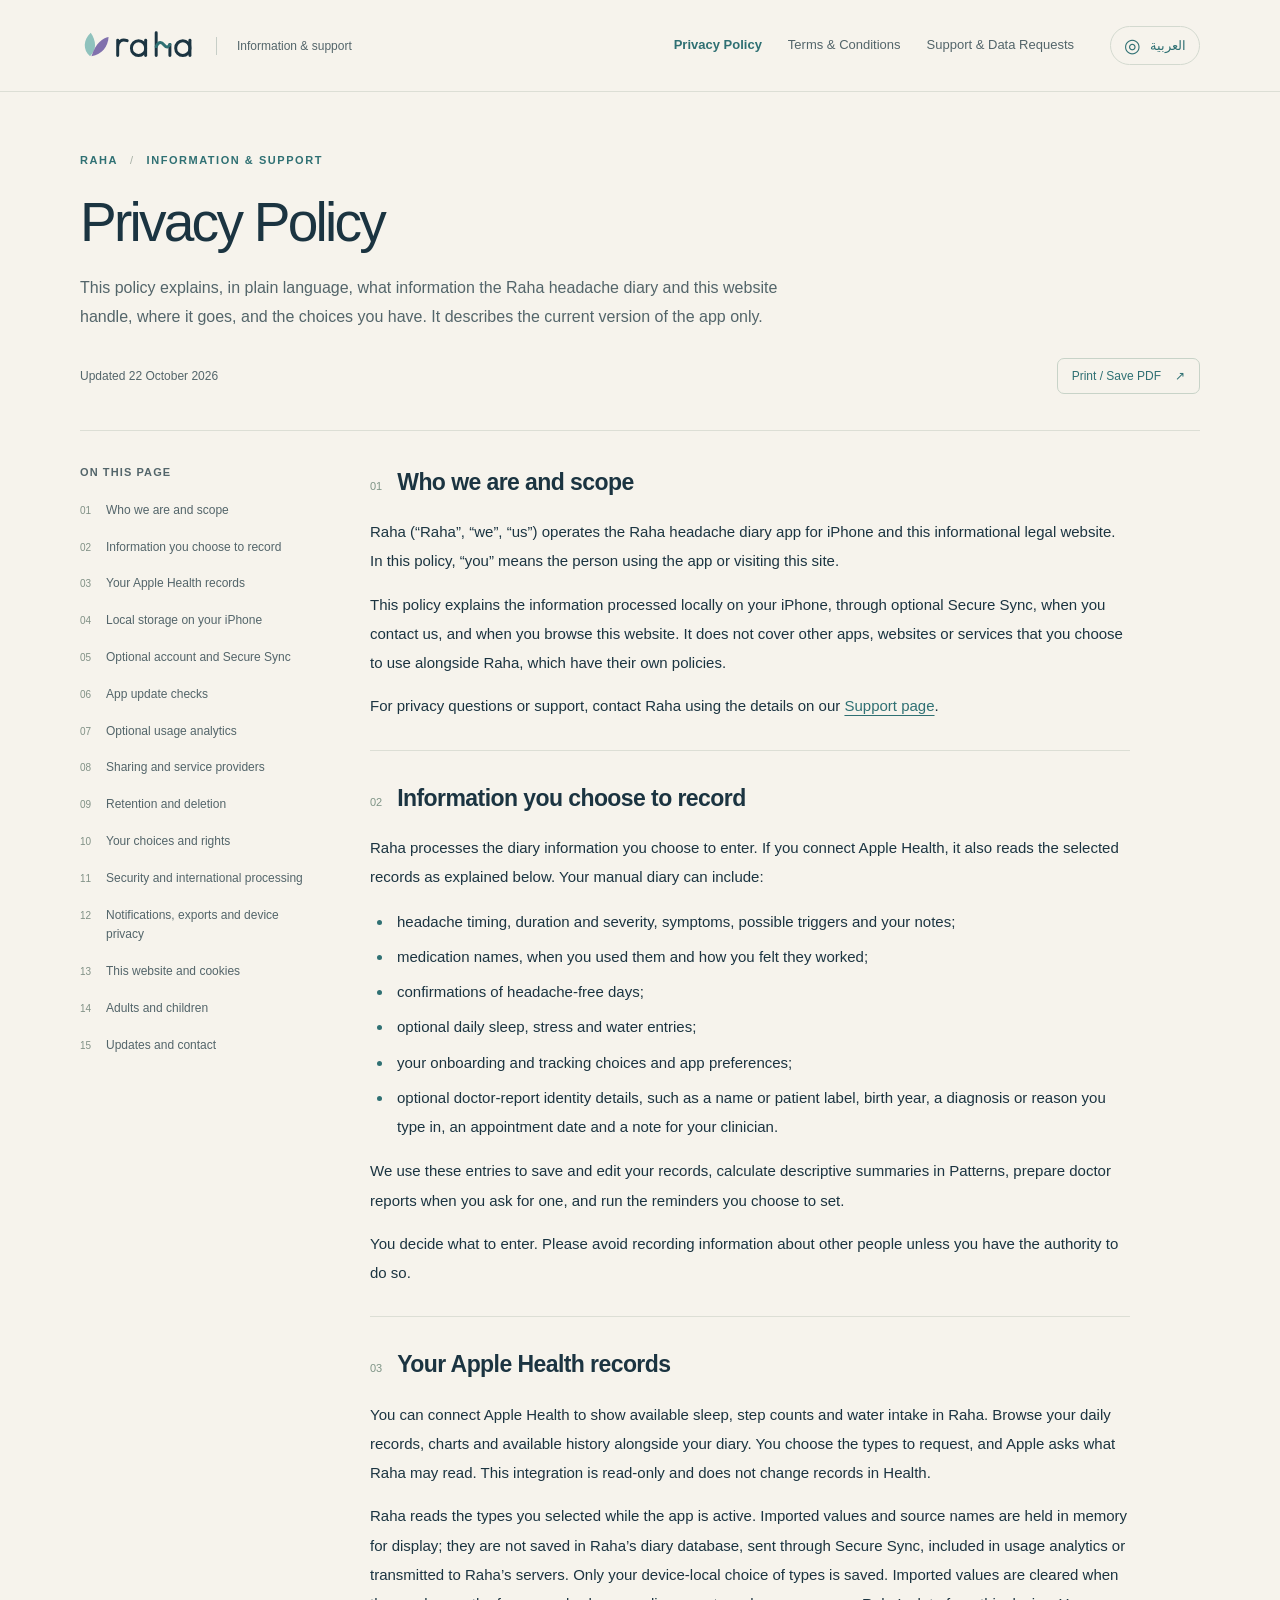
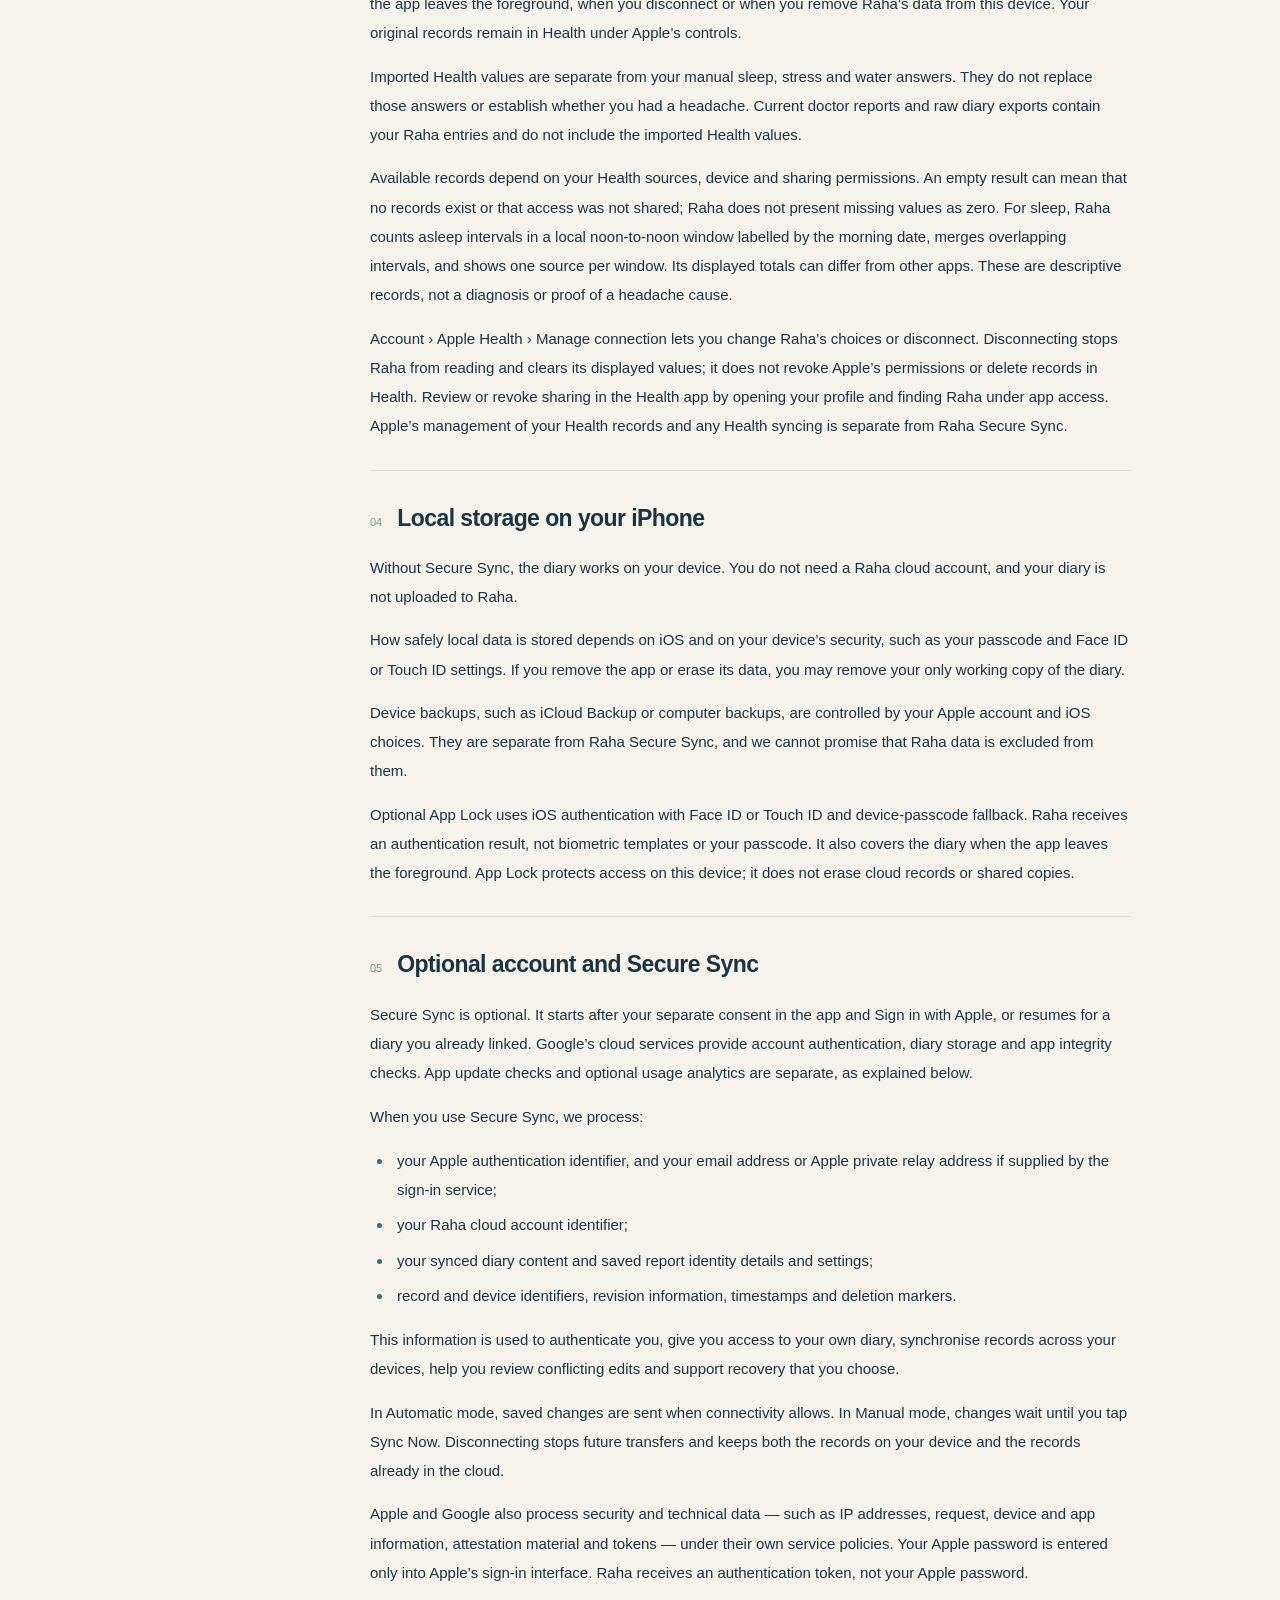
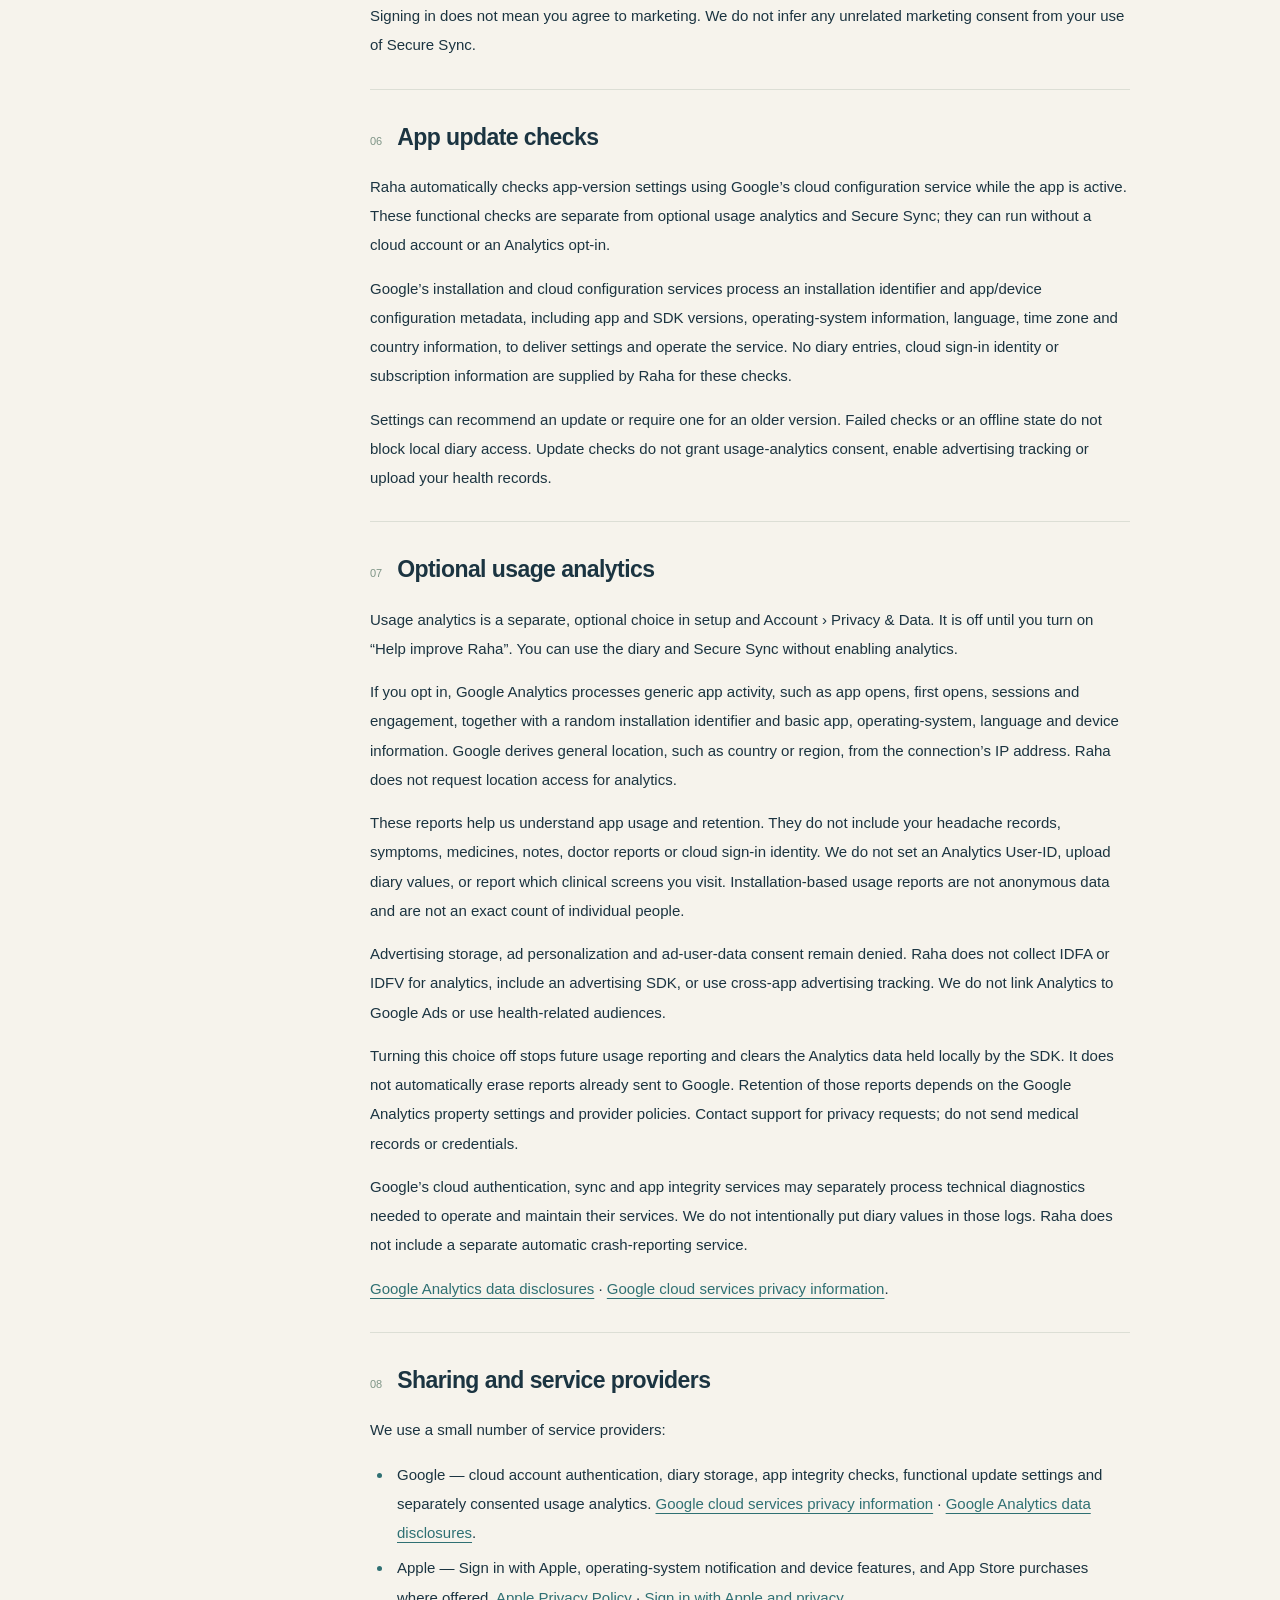
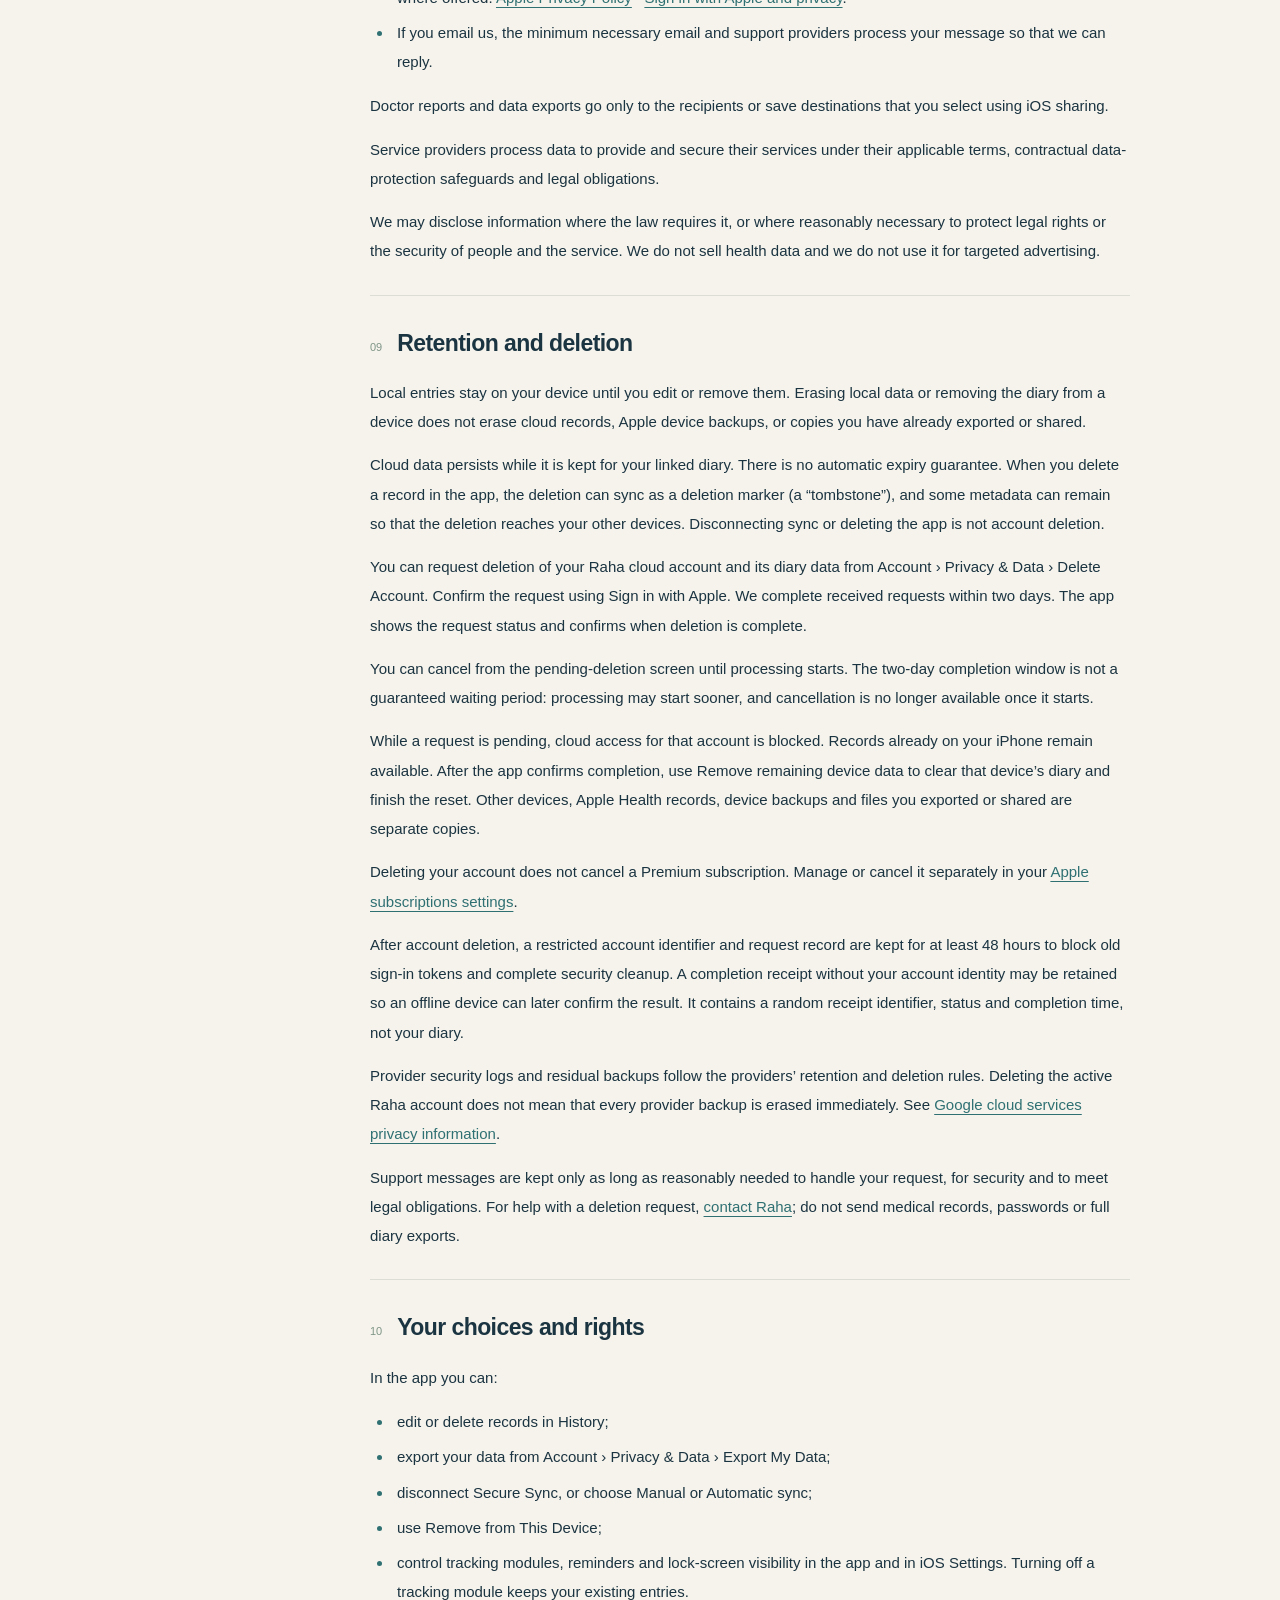
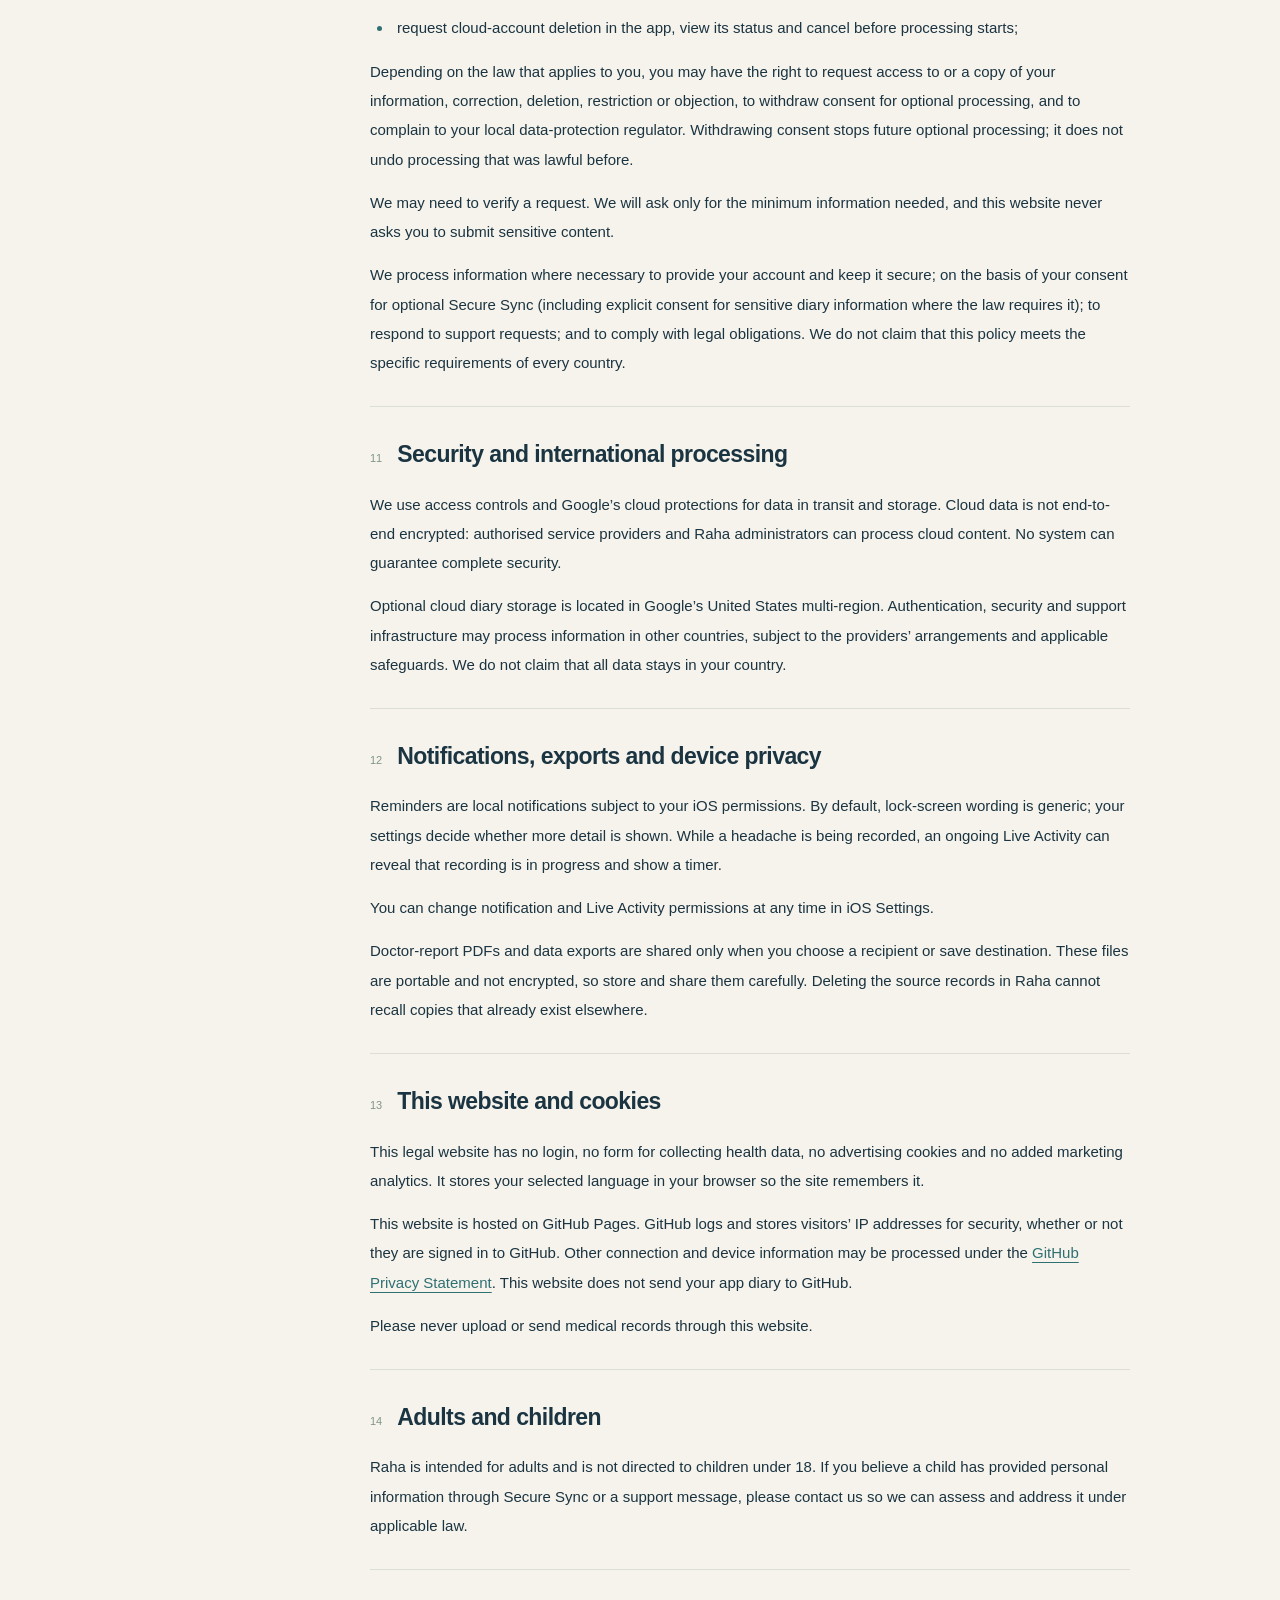
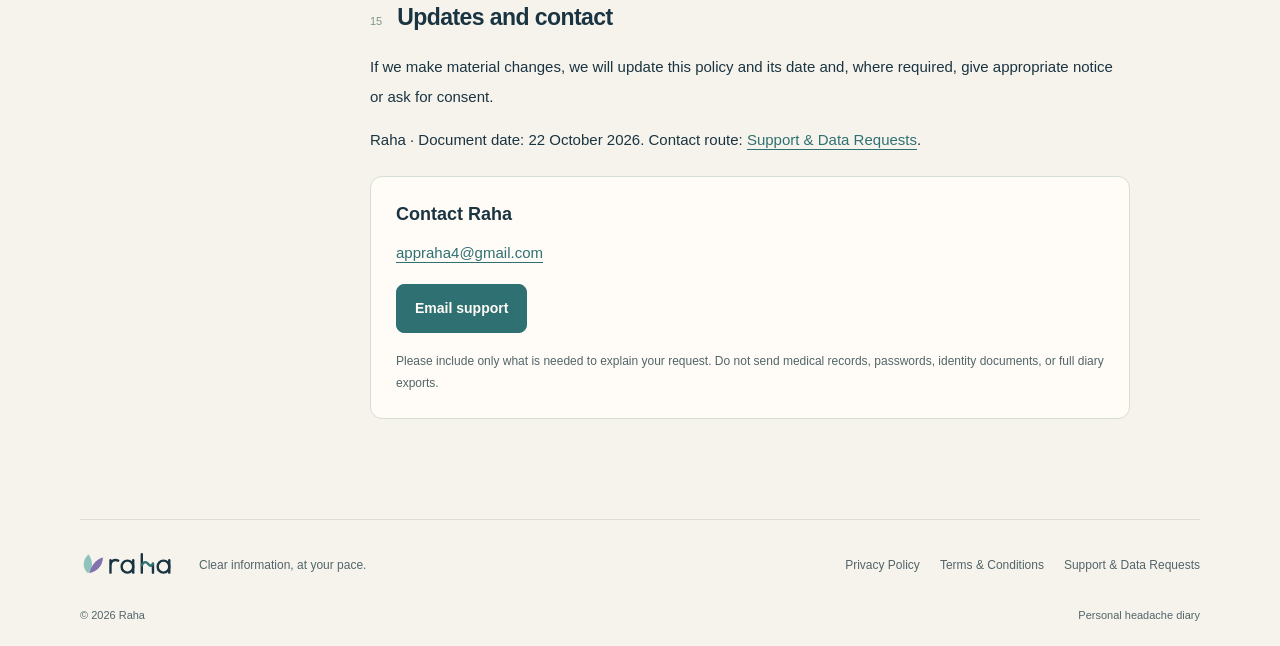
<file: privacy.html>
<!doctype html>
<html lang="en" dir="ltr">
<head><meta charset="utf-8"><meta name="viewport" content="width=device-width,initial-scale=1"><title>Privacy Policy | Raha</title><meta name="description" content="This policy explains, in plain language, what information the Raha headache diary and this website handle, where it goes, and the choices you have. It describes the current version of the app only."><meta name="theme-color" content="#F6F3EC"><link rel="canonical" href="https://raha-headache.github.io/privacy.html"><link rel="alternate" hreflang="ar" href="privacy-ar.html"><link rel="icon" type="image/svg+xml" href="favicon.svg"><link rel="stylesheet" href="styles.css"><script src="site.js" defer></script></head>
<body><a class="skip" href="#main">Skip to content</a>
<header class="site-header"><div class="header-inner"><a href="index.html" class="brand" aria-label="Raha home"><img src="raha-logo.svg" alt="Raha" width="116" height="35"><span class="brand-label">Information & support</span></a><nav aria-label="Menu" class="header-nav"><a href="privacy.html" aria-current="page">Privacy Policy</a><a href="terms.html">Terms & Conditions</a><a href="support.html">Support & Data Requests</a></nav><a class="language-switch" href="privacy-ar.html" lang="ar" dir="rtl" data-language="ar">العربية<span aria-hidden="true">◎</span></a></div></header>
<main id="main" class="legal-main"><div class="document-heading"><div class="eyebrow"><a href="index.html">Raha</a><span class="crumb">/</span>Information & support</div><h1>Privacy Policy</h1><p class="document-intro">This policy explains, in plain language, what information the Raha headache diary and this website handle, where it goes, and the choices you have. It describes the current version of the app only.</p><div class="document-meta"><span>Updated 22 October 2026</span><button class="print-button" type="button" data-print hidden>Print / Save PDF<span aria-hidden="true">↗</span></button></div></div><div class="document-layout"><aside class="desktop-contents"><h2>On this page</h2><nav aria-label="On this page"><a href="#who-we-are"><span>01</span>Who we are and scope</a><a href="#information-you-record"><span>02</span>Information you choose to record</a><a href="#apple-health"><span>03</span>Your Apple Health records</a><a href="#local-storage"><span>04</span>Local storage on your iPhone</a><a href="#secure-sync"><span>05</span>Optional account and Secure Sync</a><a href="#app-updates"><span>06</span>App update checks</a><a href="#usage-analytics"><span>07</span>Optional usage analytics</a><a href="#sharing"><span>08</span>Sharing and service providers</a><a href="#retention"><span>09</span>Retention and deletion</a><a href="#your-rights"><span>10</span>Your choices and rights</a><a href="#security"><span>11</span>Security and international processing</a><a href="#notifications-exports"><span>12</span>Notifications, exports and device privacy</a><a href="#website"><span>13</span>This website and cookies</a><a href="#adults-children"><span>14</span>Adults and children</a><a href="#updates-contact"><span>15</span>Updates and contact</a></nav></aside><article class="document-body" aria-label="Privacy Policy"><details class="mobile-contents"><summary>On this page</summary><nav aria-label="On this page"><a href="#who-we-are"><span>01</span>Who we are and scope</a><a href="#information-you-record"><span>02</span>Information you choose to record</a><a href="#apple-health"><span>03</span>Your Apple Health records</a><a href="#local-storage"><span>04</span>Local storage on your iPhone</a><a href="#secure-sync"><span>05</span>Optional account and Secure Sync</a><a href="#app-updates"><span>06</span>App update checks</a><a href="#usage-analytics"><span>07</span>Optional usage analytics</a><a href="#sharing"><span>08</span>Sharing and service providers</a><a href="#retention"><span>09</span>Retention and deletion</a><a href="#your-rights"><span>10</span>Your choices and rights</a><a href="#security"><span>11</span>Security and international processing</a><a href="#notifications-exports"><span>12</span>Notifications, exports and device privacy</a><a href="#website"><span>13</span>This website and cookies</a><a href="#adults-children"><span>14</span>Adults and children</a><a href="#updates-contact"><span>15</span>Updates and contact</a></nav></details><section class="legal-section" id="who-we-are"><h2><span class="section-number" aria-hidden="true">01</span>Who we are and scope</h2><p>Raha (“Raha”, “we”, “us”) operates the Raha headache diary app for iPhone and this informational legal website. In this policy, “you” means the person using the app or visiting this site.</p><p>This policy explains the information processed locally on your iPhone, through optional Secure Sync, when you contact us, and when you browse this website. It does not cover other apps, websites or services that you choose to use alongside Raha, which have their own policies.</p><p>For privacy questions or support, contact Raha using the details on our <a href="support.html">Support page</a>.</p></section><section class="legal-section" id="information-you-record"><h2><span class="section-number" aria-hidden="true">02</span>Information you choose to record</h2><p>Raha processes the diary information you choose to enter. If you connect Apple Health, it also reads the selected records as explained below. Your manual diary can include:</p><ul><li>headache timing, duration and severity, symptoms, possible triggers and your notes;</li><li>medication names, when you used them and how you felt they worked;</li><li>confirmations of headache-free days;</li><li>optional daily sleep, stress and water entries;</li><li>your onboarding and tracking choices and app preferences;</li><li>optional doctor-report identity details, such as a name or patient label, birth year, a diagnosis or reason you type in, an appointment date and a note for your clinician.</li></ul><p>We use these entries to save and edit your records, calculate descriptive summaries in Patterns, prepare doctor reports when you ask for one, and run the reminders you choose to set.</p><p>You decide what to enter. Please avoid recording information about other people unless you have the authority to do so.</p></section><section class="legal-section" id="apple-health"><h2><span class="section-number" aria-hidden="true">03</span>Your Apple Health records</h2><p>You can connect Apple Health to show available sleep, step counts and water intake in Raha. Browse your daily records, charts and available history alongside your diary. You choose the types to request, and Apple asks what Raha may read. This integration is read-only and does not change records in Health.</p><p>Raha reads the types you selected while the app is active. Imported values and source names are held in memory for display; they are not saved in Raha’s diary database, sent through Secure Sync, included in usage analytics or transmitted to Raha’s servers. Only your device-local choice of types is saved. Imported values are cleared when the app leaves the foreground, when you disconnect or when you remove Raha’s data from this device. Your original records remain in Health under Apple’s controls.</p><p>Imported Health values are separate from your manual sleep, stress and water answers. They do not replace those answers or establish whether you had a headache. Current doctor reports and raw diary exports contain your Raha entries and do not include the imported Health values.</p><p>Available records depend on your Health sources, device and sharing permissions. An empty result can mean that no records exist or that access was not shared; Raha does not present missing values as zero. For sleep, Raha counts asleep intervals in a local noon-to-noon window labelled by the morning date, merges overlapping intervals, and shows one source per window. Its displayed totals can differ from other apps. These are descriptive records, not a diagnosis or proof of a headache cause.</p><p>Account › Apple Health › Manage connection lets you change Raha’s choices or disconnect. Disconnecting stops Raha from reading and clears its displayed values; it does not revoke Apple’s permissions or delete records in Health. Review or revoke sharing in the Health app by opening your profile and finding Raha under app access. Apple’s management of your Health records and any Health syncing is separate from Raha Secure Sync.</p></section><section class="legal-section" id="local-storage"><h2><span class="section-number" aria-hidden="true">04</span>Local storage on your iPhone</h2><p>Without Secure Sync, the diary works on your device. You do not need a Raha cloud account, and your diary is not uploaded to Raha.</p><p>How safely local data is stored depends on iOS and on your device’s security, such as your passcode and Face ID or Touch ID settings. If you remove the app or erase its data, you may remove your only working copy of the diary.</p><p>Device backups, such as iCloud Backup or computer backups, are controlled by your Apple account and iOS choices. They are separate from Raha Secure Sync, and we cannot promise that Raha data is excluded from them.</p><p>Optional App Lock uses iOS authentication with Face ID or Touch ID and device-passcode fallback. Raha receives an authentication result, not biometric templates or your passcode. It also covers the diary when the app leaves the foreground. App Lock protects access on this device; it does not erase cloud records or shared copies.</p></section><section class="legal-section" id="secure-sync"><h2><span class="section-number" aria-hidden="true">05</span>Optional account and Secure Sync</h2><p>Secure Sync is optional. It starts after your separate consent in the app and Sign in with Apple, or resumes for a diary you already linked. Google’s cloud services provide account authentication, diary storage and app integrity checks. App update checks and optional usage analytics are separate, as explained below.</p><p>When you use Secure Sync, we process:</p><ul><li>your Apple authentication identifier, and your email address or Apple private relay address if supplied by the sign-in service;</li><li>your Raha cloud account identifier;</li><li>your synced diary content and saved report identity details and settings;</li><li>record and device identifiers, revision information, timestamps and deletion markers.</li></ul><p>This information is used to authenticate you, give you access to your own diary, synchronise records across your devices, help you review conflicting edits and support recovery that you choose.</p><p>In Automatic mode, saved changes are sent when connectivity allows. In Manual mode, changes wait until you tap Sync Now. Disconnecting stops future transfers and keeps both the records on your device and the records already in the cloud.</p><p>Apple and Google also process security and technical data — such as IP addresses, request, device and app information, attestation material and tokens — under their own service policies. Your Apple password is entered only into Apple’s sign-in interface. Raha receives an authentication token, not your Apple password.</p><p>Signing in does not mean you agree to marketing. We do not infer any unrelated marketing consent from your use of Secure Sync.</p></section><section class="legal-section" id="app-updates"><h2><span class="section-number" aria-hidden="true">06</span>App update checks</h2><p>Raha automatically checks app-version settings using Google’s cloud configuration service while the app is active. These functional checks are separate from optional usage analytics and Secure Sync; they can run without a cloud account or an Analytics opt-in.</p><p>Google’s installation and cloud configuration services process an installation identifier and app/device configuration metadata, including app and SDK versions, operating-system information, language, time zone and country information, to deliver settings and operate the service. No diary entries, cloud sign-in identity or subscription information are supplied by Raha for these checks.</p><p>Settings can recommend an update or require one for an older version. Failed checks or an offline state do not block local diary access. Update checks do not grant usage-analytics consent, enable advertising tracking or upload your health records.</p></section><section class="legal-section" id="usage-analytics"><h2><span class="section-number" aria-hidden="true">07</span>Optional usage analytics</h2><p>Usage analytics is a separate, optional choice in setup and Account › Privacy &amp; Data. It is off until you turn on “Help improve Raha”. You can use the diary and Secure Sync without enabling analytics.</p><p>If you opt in, Google Analytics processes generic app activity, such as app opens, first opens, sessions and engagement, together with a random installation identifier and basic app, operating-system, language and device information. Google derives general location, such as country or region, from the connection’s IP address. Raha does not request location access for analytics.</p><p>These reports help us understand app usage and retention. They do not include your headache records, symptoms, medicines, notes, doctor reports or cloud sign-in identity. We do not set an Analytics User-ID, upload diary values, or report which clinical screens you visit. Installation-based usage reports are not anonymous data and are not an exact count of individual people.</p><p>Advertising storage, ad personalization and ad-user-data consent remain denied. Raha does not collect IDFA or IDFV for analytics, include an advertising SDK, or use cross-app advertising tracking. We do not link Analytics to Google Ads or use health-related audiences.</p><p>Turning this choice off stops future usage reporting and clears the Analytics data held locally by the SDK. It does not automatically erase reports already sent to Google. Retention of those reports depends on the Google Analytics property settings and provider policies. Contact support for privacy requests; do not send medical records or credentials.</p><p>Google’s cloud authentication, sync and app integrity services may separately process technical diagnostics needed to operate and maintain their services. We do not intentionally put diary values in those logs. Raha does not include a separate automatic crash-reporting service.</p><p><a href="https://support.google.com/analytics/answer/10285841" rel="noopener noreferrer">Google Analytics data disclosures</a> · <a href="https://firebase.google.com/support/privacy" rel="noopener noreferrer">Google cloud services privacy information</a>.</p></section><section class="legal-section" id="sharing"><h2><span class="section-number" aria-hidden="true">08</span>Sharing and service providers</h2><p>We use a small number of service providers:</p><ul><li>Google — cloud account authentication, diary storage, app integrity checks, functional update settings and separately consented usage analytics. <a href="https://firebase.google.com/support/privacy" rel="noopener noreferrer">Google cloud services privacy information</a> · <a href="https://support.google.com/analytics/answer/10285841" rel="noopener noreferrer">Google Analytics data disclosures</a>.</li><li>Apple — Sign in with Apple, operating-system notification and device features, and App Store purchases where offered. <a href="https://www.apple.com/legal/privacy/" rel="noopener noreferrer">Apple Privacy Policy</a> · <a href="https://www.apple.com/legal/privacy/data/en/sign-in-with-apple/" rel="noopener noreferrer">Sign in with Apple and privacy</a>.</li><li>If you email us, the minimum necessary email and support providers process your message so that we can reply.</li></ul><p>Doctor reports and data exports go only to the recipients or save destinations that you select using iOS sharing.</p><p>Service providers process data to provide and secure their services under their applicable terms, contractual data-protection safeguards and legal obligations.</p><p>We may disclose information where the law requires it, or where reasonably necessary to protect legal rights or the security of people and the service. We do not sell health data and we do not use it for targeted advertising.</p></section><section class="legal-section" id="retention"><h2><span class="section-number" aria-hidden="true">09</span>Retention and deletion</h2><p>Local entries stay on your device until you edit or remove them. Erasing local data or removing the diary from a device does not erase cloud records, Apple device backups, or copies you have already exported or shared.</p><p>Cloud data persists while it is kept for your linked diary. There is no automatic expiry guarantee. When you delete a record in the app, the deletion can sync as a deletion marker (a “tombstone”), and some metadata can remain so that the deletion reaches your other devices. Disconnecting sync or deleting the app is not account deletion.</p><p>You can request deletion of your Raha cloud account and its diary data from Account › Privacy &amp; Data › Delete Account. Confirm the request using Sign in with Apple. We complete received requests within two days. The app shows the request status and confirms when deletion is complete.</p><p>You can cancel from the pending-deletion screen until processing starts. The two-day completion window is not a guaranteed waiting period: processing may start sooner, and cancellation is no longer available once it starts.</p><p>While a request is pending, cloud access for that account is blocked. Records already on your iPhone remain available. After the app confirms completion, use Remove remaining device data to clear that device’s diary and finish the reset. Other devices, Apple Health records, device backups and files you exported or shared are separate copies.</p><p>Deleting your account does not cancel a Premium subscription. Manage or cancel it separately in your <a href="https://apps.apple.com/account/subscriptions" rel="noopener noreferrer">Apple subscriptions settings</a>.</p><p>After account deletion, a restricted account identifier and request record are kept for at least 48 hours to block old sign-in tokens and complete security cleanup. A completion receipt without your account identity may be retained so an offline device can later confirm the result. It contains a random receipt identifier, status and completion time, not your diary.</p><p>Provider security logs and residual backups follow the providers’ retention and deletion rules. Deleting the active Raha account does not mean that every provider backup is erased immediately. See <a href="https://firebase.google.com/support/privacy" rel="noopener noreferrer">Google cloud services privacy information</a>.</p><p>Support messages are kept only as long as reasonably needed to handle your request, for security and to meet legal obligations. For help with a deletion request, <a href="support.html#contact">contact Raha</a>; do not send medical records, passwords or full diary exports.</p></section><section class="legal-section" id="your-rights"><h2><span class="section-number" aria-hidden="true">10</span>Your choices and rights</h2><p>In the app you can:</p><ul><li>edit or delete records in History;</li><li>export your data from Account › Privacy &amp; Data › Export My Data;</li><li>disconnect Secure Sync, or choose Manual or Automatic sync;</li><li>use Remove from This Device;</li><li>control tracking modules, reminders and lock-screen visibility in the app and in iOS Settings. Turning off a tracking module keeps your existing entries.</li><li>request cloud-account deletion in the app, view its status and cancel before processing starts;</li></ul><p>Depending on the law that applies to you, you may have the right to request access to or a copy of your information, correction, deletion, restriction or objection, to withdraw consent for optional processing, and to complain to your local data-protection regulator. Withdrawing consent stops future optional processing; it does not undo processing that was lawful before.</p><p>We may need to verify a request. We will ask only for the minimum information needed, and this website never asks you to submit sensitive content.</p><p>We process information where necessary to provide your account and keep it secure; on the basis of your consent for optional Secure Sync (including explicit consent for sensitive diary information where the law requires it); to respond to support requests; and to comply with legal obligations. We do not claim that this policy meets the specific requirements of every country.</p></section><section class="legal-section" id="security"><h2><span class="section-number" aria-hidden="true">11</span>Security and international processing</h2><p>We use access controls and Google’s cloud protections for data in transit and storage. Cloud data is not end-to-end encrypted: authorised service providers and Raha administrators can process cloud content. No system can guarantee complete security.</p><p>Optional cloud diary storage is located in Google’s United States multi-region. Authentication, security and support infrastructure may process information in other countries, subject to the providers’ arrangements and applicable safeguards. We do not claim that all data stays in your country.</p></section><section class="legal-section" id="notifications-exports"><h2><span class="section-number" aria-hidden="true">12</span>Notifications, exports and device privacy</h2><p>Reminders are local notifications subject to your iOS permissions. By default, lock-screen wording is generic; your settings decide whether more detail is shown. While a headache is being recorded, an ongoing Live Activity can reveal that recording is in progress and show a timer.</p><p>You can change notification and Live Activity permissions at any time in iOS Settings.</p><p>Doctor-report PDFs and data exports are shared only when you choose a recipient or save destination. These files are portable and not encrypted, so store and share them carefully. Deleting the source records in Raha cannot recall copies that already exist elsewhere.</p></section><section class="legal-section" id="website"><h2><span class="section-number" aria-hidden="true">13</span>This website and cookies</h2><p>This legal website has no login, no form for collecting health data, no advertising cookies and no added marketing analytics. It stores your selected language in your browser so the site remembers it.</p><p>This website is hosted on GitHub Pages. GitHub logs and stores visitors’ IP addresses for security, whether or not they are signed in to GitHub. Other connection and device information may be processed under the <a href="https://docs.github.com/en/site-policy/privacy-policies/github-general-privacy-statement" rel="noopener noreferrer">GitHub Privacy Statement</a>. This website does not send your app diary to GitHub.</p><p>Please never upload or send medical records through this website.</p></section><section class="legal-section" id="adults-children"><h2><span class="section-number" aria-hidden="true">14</span>Adults and children</h2><p>Raha is intended for adults and is not directed to children under 18. If you believe a child has provided personal information through Secure Sync or a support message, please contact us so we can assess and address it under applicable law.</p></section><section class="legal-section" id="updates-contact"><h2><span class="section-number" aria-hidden="true">15</span>Updates and contact</h2><p>If we make material changes, we will update this policy and its date and, where required, give appropriate notice or ask for consent.</p><p>Raha · Document date: 22 October 2026. Contact route: <a href="support.html">Support &amp; Data Requests</a>.</p><aside class="contact-card"><h3>Contact Raha</h3><p><a dir="ltr" href="mailto:appraha4@gmail.com">appraha4@gmail.com</a></p><div class="contact-actions"><a class="button" href="mailto:appraha4@gmail.com?subject=Raha%20support">Email support</a></div><p class="small">Please include only what is needed to explain your request. Do not send medical records, passwords, identity documents, or full diary exports.</p></aside></section></article></div></main>
<footer class="site-footer"><div class="footer-top"><a href="index.html" aria-label="Home"><img src="raha-logo.svg" alt="Raha" width="94" height="29"></a><p>Clear information, at your pace.</p><nav aria-label="Footer links"><a href="privacy.html" aria-current="page">Privacy Policy</a><a href="terms.html">Terms & Conditions</a><a href="support.html">Support & Data Requests</a></nav></div><div class="footer-bottom"><span>© 2026 Raha</span><span>Personal headache diary</span></div></footer>
</body></html>
</file>
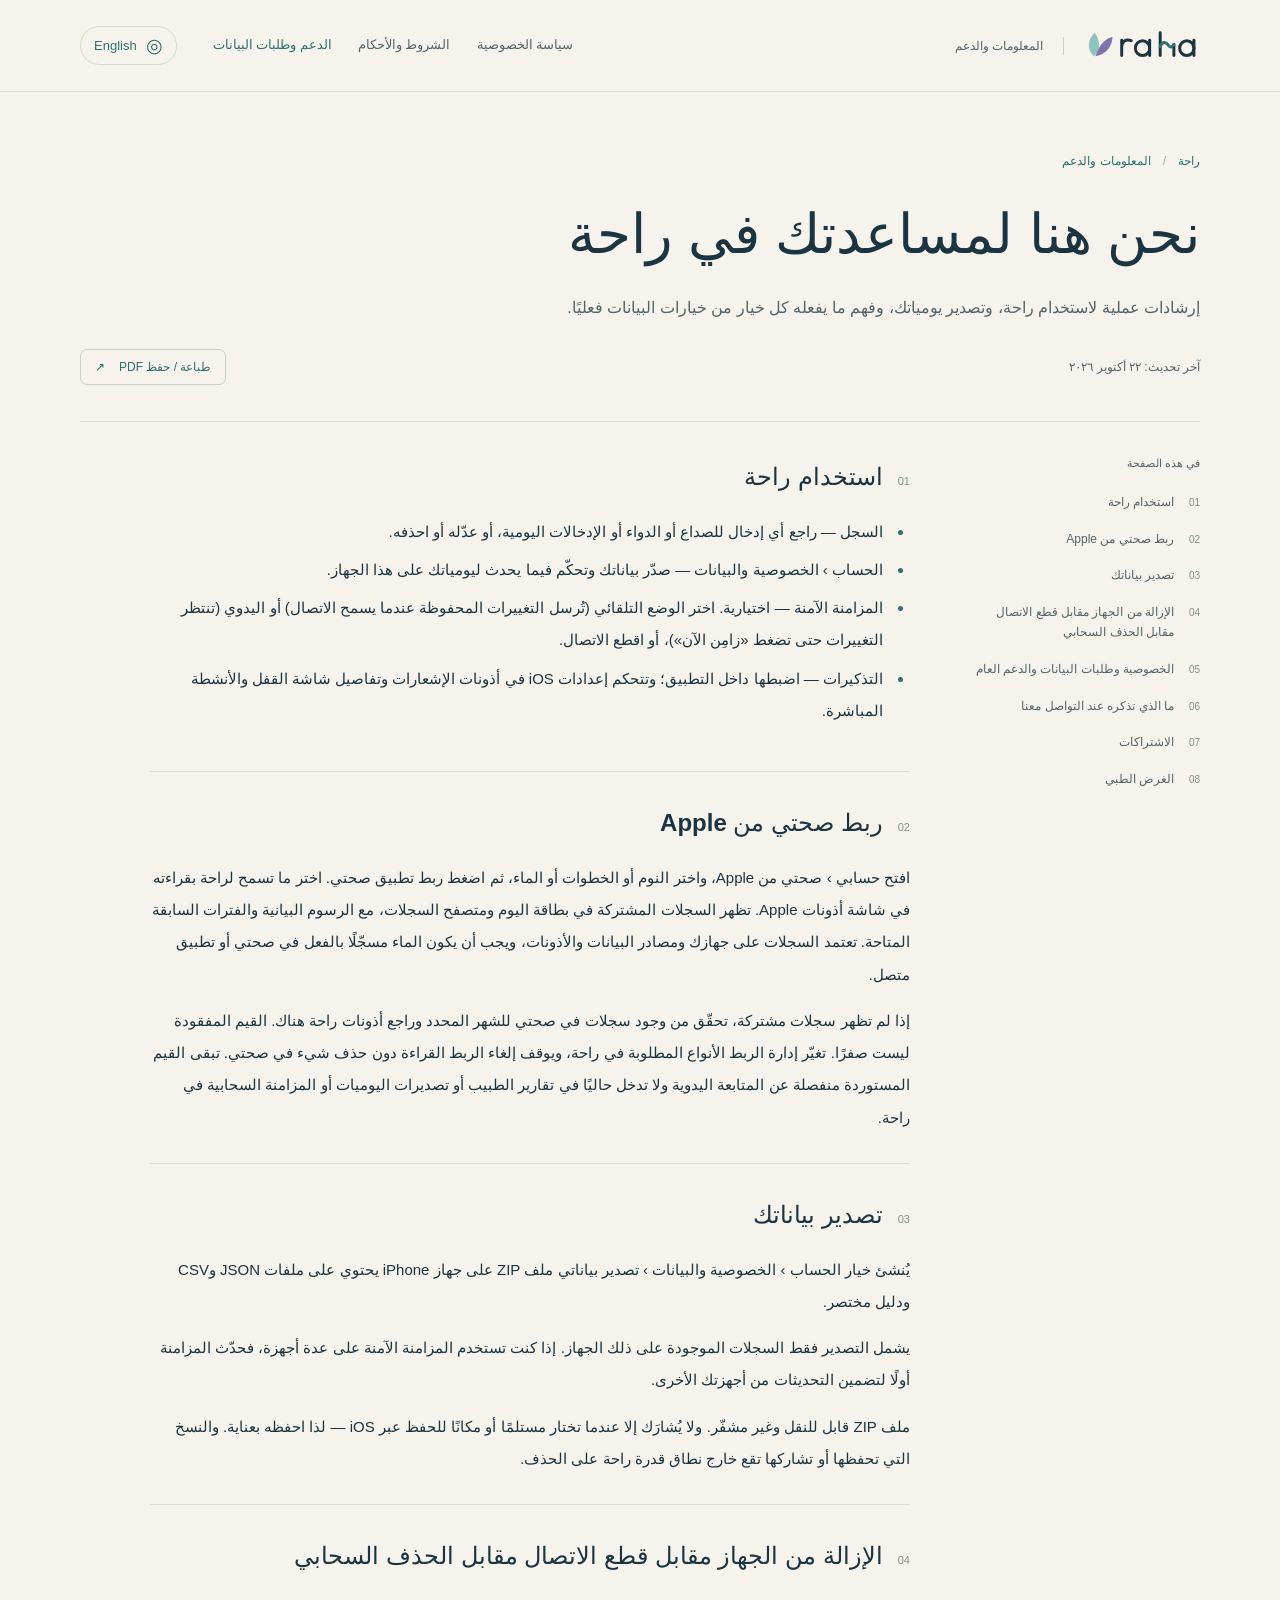
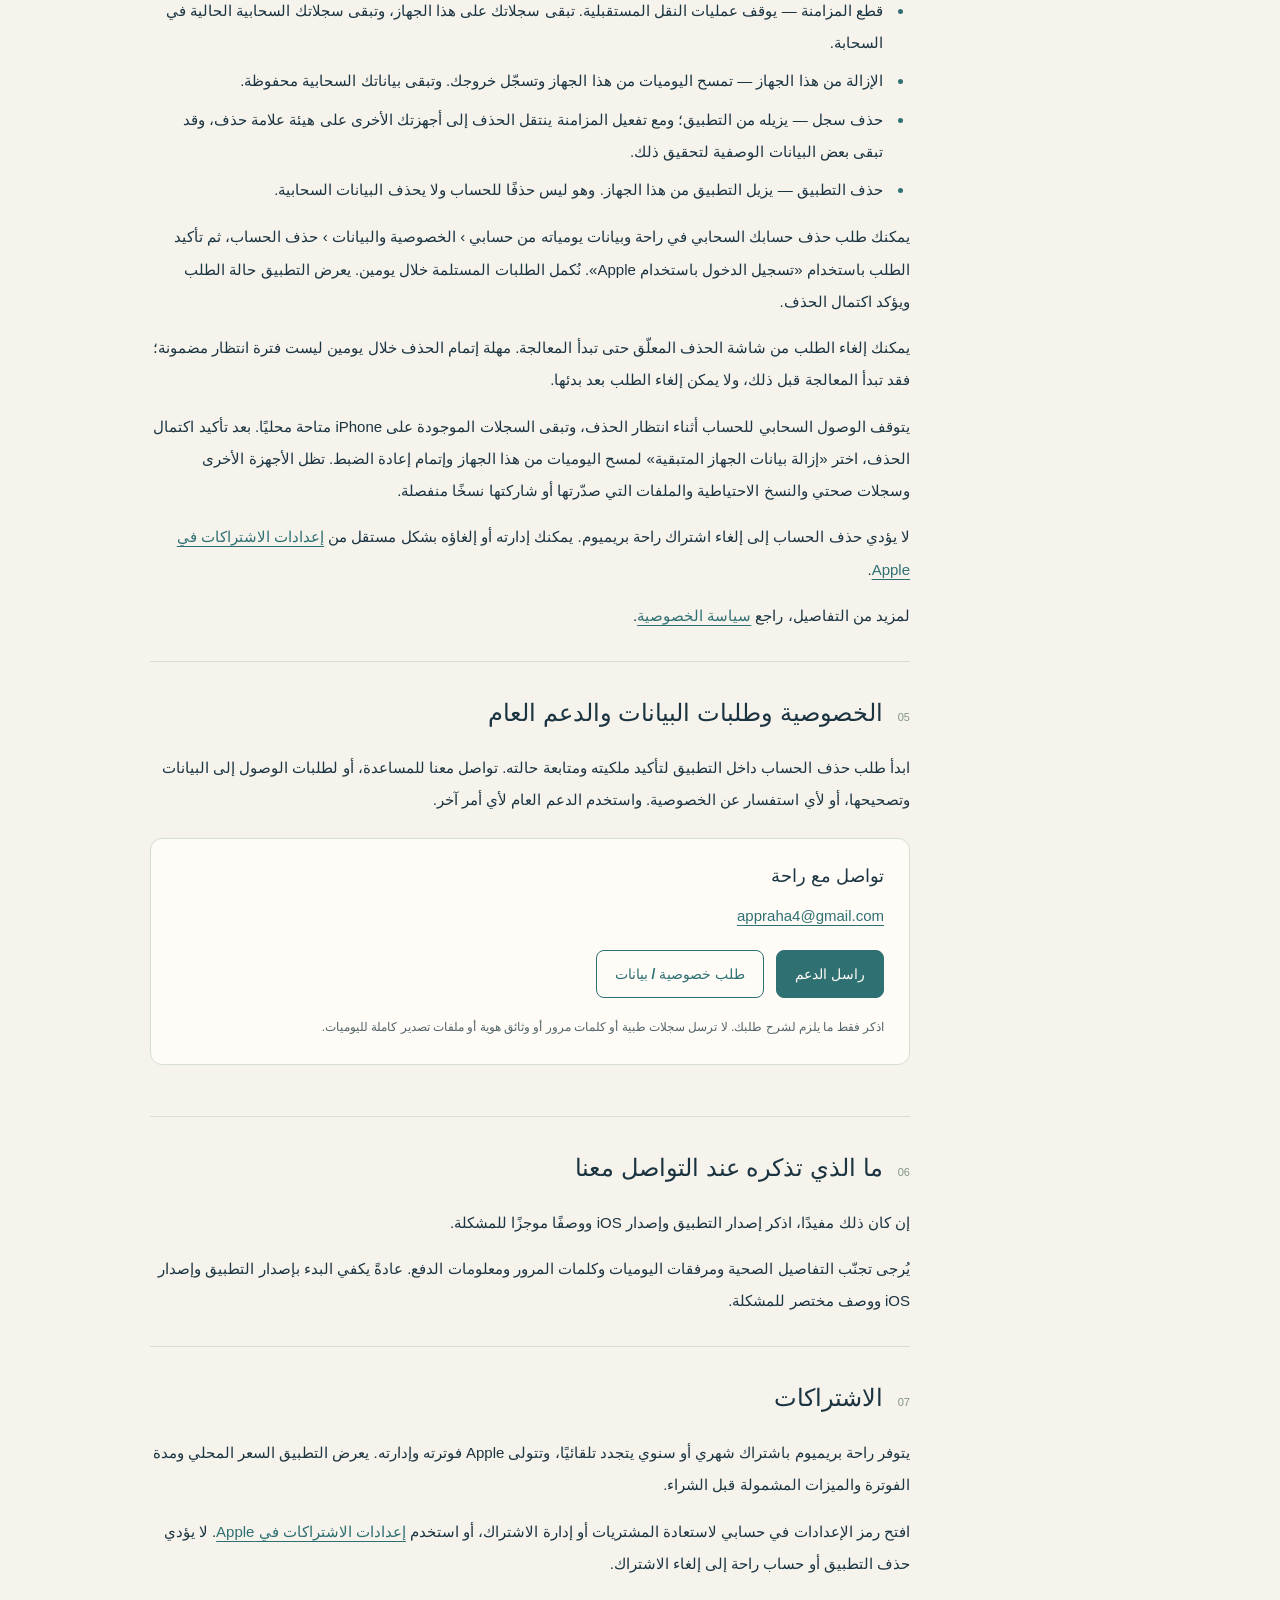
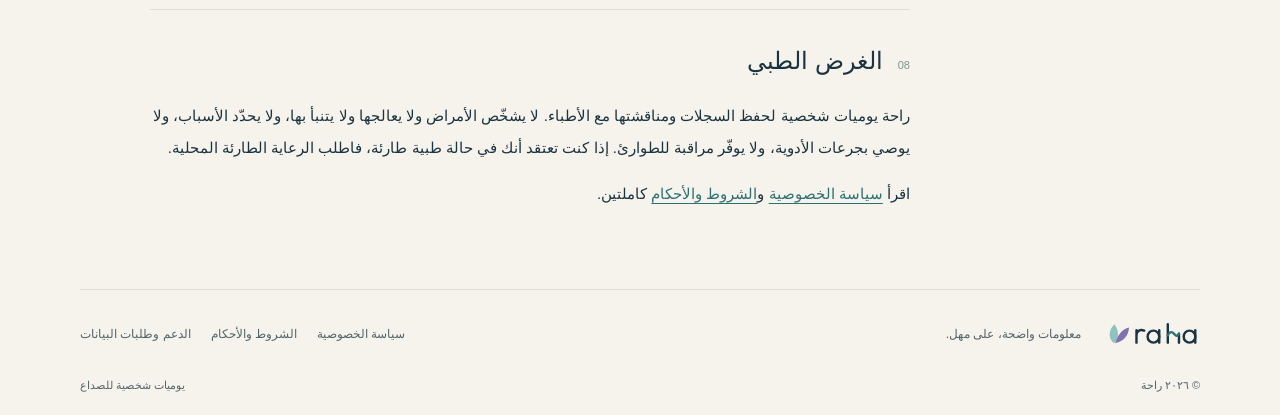
<file: support-ar.html>
<!doctype html>
<html lang="ar" dir="rtl">
<head><meta charset="utf-8"><meta name="viewport" content="width=device-width,initial-scale=1"><title>الدعم وطلبات البيانات | Raha</title><meta name="description" content="إرشادات عملية لاستخدام راحة، وتصدير يومياتك، وفهم ما يفعله كل خيار من خيارات البيانات فعليًا."><meta name="theme-color" content="#F6F3EC"><link rel="canonical" href="https://raha-headache.github.io/support-ar.html"><link rel="alternate" hreflang="en" href="support.html"><link rel="icon" type="image/svg+xml" href="favicon.svg"><link rel="stylesheet" href="styles.css"><script src="site.js" defer></script></head>
<body><a class="skip" href="#main">انتقل إلى المحتوى</a>
<header class="site-header"><div class="header-inner"><a href="index-ar.html" class="brand" aria-label="راحة — الرئيسية"><img src="raha-logo.svg" alt="Raha" width="116" height="35"><span class="brand-label">المعلومات والدعم</span></a><nav aria-label="القائمة" class="header-nav"><a href="privacy-ar.html">سياسة الخصوصية</a><a href="terms-ar.html">الشروط والأحكام</a><a href="support-ar.html" aria-current="page">الدعم وطلبات البيانات</a></nav><a class="language-switch" href="support.html" lang="en" dir="ltr" data-language="en">English<span aria-hidden="true">◎</span></a></div></header>
<main id="main" class="legal-main"><div class="document-heading"><div class="eyebrow"><a href="index-ar.html">راحة</a><span class="crumb">/</span>المعلومات والدعم</div><h1>نحن هنا لمساعدتك في راحة</h1><p class="document-intro">إرشادات عملية لاستخدام راحة، وتصدير يومياتك، وفهم ما يفعله كل خيار من خيارات البيانات فعليًا.</p><div class="document-meta"><span>آخر تحديث: ٢٢ أكتوبر ٢٠٢٦</span><button class="print-button" type="button" data-print hidden>طباعة / حفظ PDF<span aria-hidden="true">↗</span></button></div></div><div class="document-layout"><aside class="desktop-contents"><h2>في هذه الصفحة</h2><nav aria-label="في هذه الصفحة"><a href="#using-raha"><span>01</span>استخدام راحة</a><a href="#apple-health"><span>02</span>ربط صحتي من Apple</a><a href="#export"><span>03</span>تصدير بياناتك</a><a href="#remove-vs-disconnect"><span>04</span>الإزالة من الجهاز مقابل قطع الاتصال مقابل الحذف السحابي</a><a href="#contact"><span>05</span>الخصوصية وطلبات البيانات والدعم العام</a><a href="#what-to-include"><span>06</span>ما الذي تذكره عند التواصل معنا</a><a href="#subscriptions"><span>07</span>الاشتراكات</a><a href="#medical-notice"><span>08</span>الغرض الطبي</a></nav></aside><article class="document-body" aria-label="الدعم وطلبات البيانات"><details class="mobile-contents"><summary>في هذه الصفحة</summary><nav aria-label="في هذه الصفحة"><a href="#using-raha"><span>01</span>استخدام راحة</a><a href="#apple-health"><span>02</span>ربط صحتي من Apple</a><a href="#export"><span>03</span>تصدير بياناتك</a><a href="#remove-vs-disconnect"><span>04</span>الإزالة من الجهاز مقابل قطع الاتصال مقابل الحذف السحابي</a><a href="#contact"><span>05</span>الخصوصية وطلبات البيانات والدعم العام</a><a href="#what-to-include"><span>06</span>ما الذي تذكره عند التواصل معنا</a><a href="#subscriptions"><span>07</span>الاشتراكات</a><a href="#medical-notice"><span>08</span>الغرض الطبي</a></nav></details><section class="legal-section" id="using-raha"><h2><span class="section-number" aria-hidden="true">01</span>استخدام راحة</h2><ul><li>السجل — راجع أي إدخال للصداع أو الدواء أو الإدخالات اليومية، أو عدّله أو احذفه.</li><li>الحساب › الخصوصية والبيانات — صدّر بياناتك وتحكّم فيما يحدث ليومياتك على هذا الجهاز.</li><li>المزامنة الآمنة — اختيارية. اختر الوضع التلقائي (تُرسل التغييرات المحفوظة عندما يسمح الاتصال) أو اليدوي (تنتظر التغييرات حتى تضغط «زامِن الآن»)، أو اقطع الاتصال.</li><li>التذكيرات — اضبطها داخل التطبيق؛ وتتحكم إعدادات iOS في أذونات الإشعارات وتفاصيل شاشة القفل والأنشطة المباشرة.</li></ul></section><section class="legal-section" id="apple-health"><h2><span class="section-number" aria-hidden="true">02</span>ربط صحتي من Apple</h2><p>افتح حسابي › صحتي من Apple، واختر النوم أو الخطوات أو الماء، ثم اضغط ربط تطبيق صحتي. اختر ما تسمح لراحة بقراءته في شاشة أذونات Apple. تظهر السجلات المشتركة في بطاقة اليوم ومتصفح السجلات، مع الرسوم البيانية والفترات السابقة المتاحة. تعتمد السجلات على جهازك ومصادر البيانات والأذونات، ويجب أن يكون الماء مسجّلًا بالفعل في صحتي أو تطبيق متصل.</p><p>إذا لم تظهر سجلات مشتركة، تحقّق من وجود سجلات في صحتي للشهر المحدد وراجع أذونات راحة هناك. القيم المفقودة ليست صفرًا. تغيّر إدارة الربط الأنواع المطلوبة في راحة، ويوقف إلغاء الربط القراءة دون حذف شيء في صحتي. تبقى القيم المستوردة منفصلة عن المتابعة اليدوية ولا تدخل حاليًا في تقارير الطبيب أو تصديرات اليوميات أو المزامنة السحابية في راحة.</p></section><section class="legal-section" id="export"><h2><span class="section-number" aria-hidden="true">03</span>تصدير بياناتك</h2><p>يُنشئ خيار الحساب › الخصوصية والبيانات › تصدير بياناتي ملف ZIP على جهاز iPhone يحتوي على ملفات JSON وCSV ودليل مختصر.</p><p>يشمل التصدير فقط السجلات الموجودة على ذلك الجهاز. إذا كنت تستخدم المزامنة الآمنة على عدة أجهزة، فحدّث المزامنة أولًا لتضمين التحديثات من أجهزتك الأخرى.</p><p>ملف ZIP قابل للنقل وغير مشفّر. ولا يُشارَك إلا عندما تختار مستلمًا أو مكانًا للحفظ عبر iOS — لذا احفظه بعناية. والنسخ التي تحفظها أو تشاركها تقع خارج نطاق قدرة راحة على الحذف.</p></section><section class="legal-section" id="remove-vs-disconnect"><h2><span class="section-number" aria-hidden="true">04</span>الإزالة من الجهاز مقابل قطع الاتصال مقابل الحذف السحابي</h2><ul><li>قطع المزامنة — يوقف عمليات النقل المستقبلية. تبقى سجلاتك على هذا الجهاز، وتبقى سجلاتك السحابية الحالية في السحابة.</li><li>الإزالة من هذا الجهاز — تمسح اليوميات من هذا الجهاز وتسجّل خروجك. وتبقى بياناتك السحابية محفوظة.</li><li>حذف سجل — يزيله من التطبيق؛ ومع تفعيل المزامنة ينتقل الحذف إلى أجهزتك الأخرى على هيئة علامة حذف، وقد تبقى بعض البيانات الوصفية لتحقيق ذلك.</li><li>حذف التطبيق — يزيل التطبيق من هذا الجهاز. وهو ليس حذفًا للحساب ولا يحذف البيانات السحابية.</li></ul><p>يمكنك طلب حذف حسابك السحابي في راحة وبيانات يومياته من حسابي › الخصوصية والبيانات › حذف الحساب، ثم تأكيد الطلب باستخدام «تسجيل الدخول باستخدام Apple». نُكمل الطلبات المستلمة خلال يومين. يعرض التطبيق حالة الطلب ويؤكد اكتمال الحذف.</p><p>يمكنك إلغاء الطلب من شاشة الحذف المعلّق حتى تبدأ المعالجة. مهلة إتمام الحذف خلال يومين ليست فترة انتظار مضمونة؛ فقد تبدأ المعالجة قبل ذلك، ولا يمكن إلغاء الطلب بعد بدئها.</p><p>يتوقف الوصول السحابي للحساب أثناء انتظار الحذف، وتبقى السجلات الموجودة على iPhone متاحة محليًا. بعد تأكيد اكتمال الحذف، اختر «إزالة بيانات الجهاز المتبقية» لمسح اليوميات من هذا الجهاز وإتمام إعادة الضبط. تظل الأجهزة الأخرى وسجلات صحتي والنسخ الاحتياطية والملفات التي صدّرتها أو شاركتها نسخًا منفصلة.</p><p>لا يؤدي حذف الحساب إلى إلغاء اشتراك راحة بريميوم. يمكنك إدارته أو إلغاؤه بشكل مستقل من <a href="https://apps.apple.com/account/subscriptions" rel="noopener noreferrer">إعدادات الاشتراكات في Apple</a>.</p><p>لمزيد من التفاصيل، راجع <a href="privacy-ar.html#retention">سياسة الخصوصية</a>.</p></section><section class="legal-section" id="contact"><h2><span class="section-number" aria-hidden="true">05</span>الخصوصية وطلبات البيانات والدعم العام</h2><p>ابدأ طلب حذف الحساب داخل التطبيق لتأكيد ملكيته ومتابعة حالته. تواصل معنا للمساعدة، أو لطلبات الوصول إلى البيانات وتصحيحها، أو لأي استفسار عن الخصوصية. واستخدم الدعم العام لأي أمر آخر.</p><aside class="contact-card"><h3>تواصل مع راحة</h3><p><a dir="ltr" href="mailto:appraha4@gmail.com">appraha4@gmail.com</a></p><div class="contact-actions"><a class="button" href="mailto:appraha4@gmail.com?subject=Raha%20support">راسل الدعم</a><a class="button secondary" href="mailto:appraha4@gmail.com?subject=Raha%20privacy%20%2F%20data%20request">طلب خصوصية / بيانات</a></div><p class="small">اذكر فقط ما يلزم لشرح طلبك. لا ترسل سجلات طبية أو كلمات مرور أو وثائق هوية أو ملفات تصدير كاملة لليوميات.</p></aside></section><section class="legal-section" id="what-to-include"><h2><span class="section-number" aria-hidden="true">06</span>ما الذي تذكره عند التواصل معنا</h2><p>إن كان ذلك مفيدًا، اذكر إصدار التطبيق وإصدار iOS ووصفًا موجزًا للمشكلة.</p><p>يُرجى تجنّب التفاصيل الصحية ومرفقات اليوميات وكلمات المرور ومعلومات الدفع. عادةً يكفي البدء بإصدار التطبيق وإصدار iOS ووصف مختصر للمشكلة.</p></section><section class="legal-section" id="subscriptions"><h2><span class="section-number" aria-hidden="true">07</span>الاشتراكات</h2><p>يتوفر راحة بريميوم باشتراك شهري أو سنوي يتجدد تلقائيًا، وتتولى Apple فوترته وإدارته. يعرض التطبيق السعر المحلي ومدة الفوترة والميزات المشمولة قبل الشراء.</p><p>افتح رمز الإعدادات في حسابي لاستعادة المشتريات أو إدارة الاشتراك، أو استخدم <a href="https://apps.apple.com/account/subscriptions" rel="noopener noreferrer">إعدادات الاشتراكات في Apple</a>. لا يؤدي حذف التطبيق أو حساب راحة إلى إلغاء الاشتراك.</p></section><section class="legal-section" id="medical-notice"><h2><span class="section-number" aria-hidden="true">08</span>الغرض الطبي</h2><p>راحة يوميات شخصية لحفظ السجلات ومناقشتها مع الأطباء. لا يشخّص الأمراض ولا يعالجها ولا يتنبأ بها، ولا يحدّد الأسباب، ولا يوصي بجرعات الأدوية، ولا يوفّر مراقبة للطوارئ. إذا كنت تعتقد أنك في حالة طبية طارئة، فاطلب الرعاية الطارئة المحلية.</p><p>اقرأ <a href="privacy-ar.html">سياسة الخصوصية</a> و<a href="terms-ar.html">الشروط والأحكام</a> كاملتين.</p></section></article></div></main>
<footer class="site-footer"><div class="footer-top"><a href="index-ar.html" aria-label="الرئيسية"><img src="raha-logo.svg" alt="Raha" width="94" height="29"></a><p>معلومات واضحة، على مهل.</p><nav aria-label="روابط التذييل"><a href="privacy-ar.html">سياسة الخصوصية</a><a href="terms-ar.html">الشروط والأحكام</a><a href="support-ar.html" aria-current="page">الدعم وطلبات البيانات</a></nav></div><div class="footer-bottom"><span>© ٢٠٢٦ راحة</span><span>يوميات شخصية للصداع</span></div></footer>
</body></html>
</file>
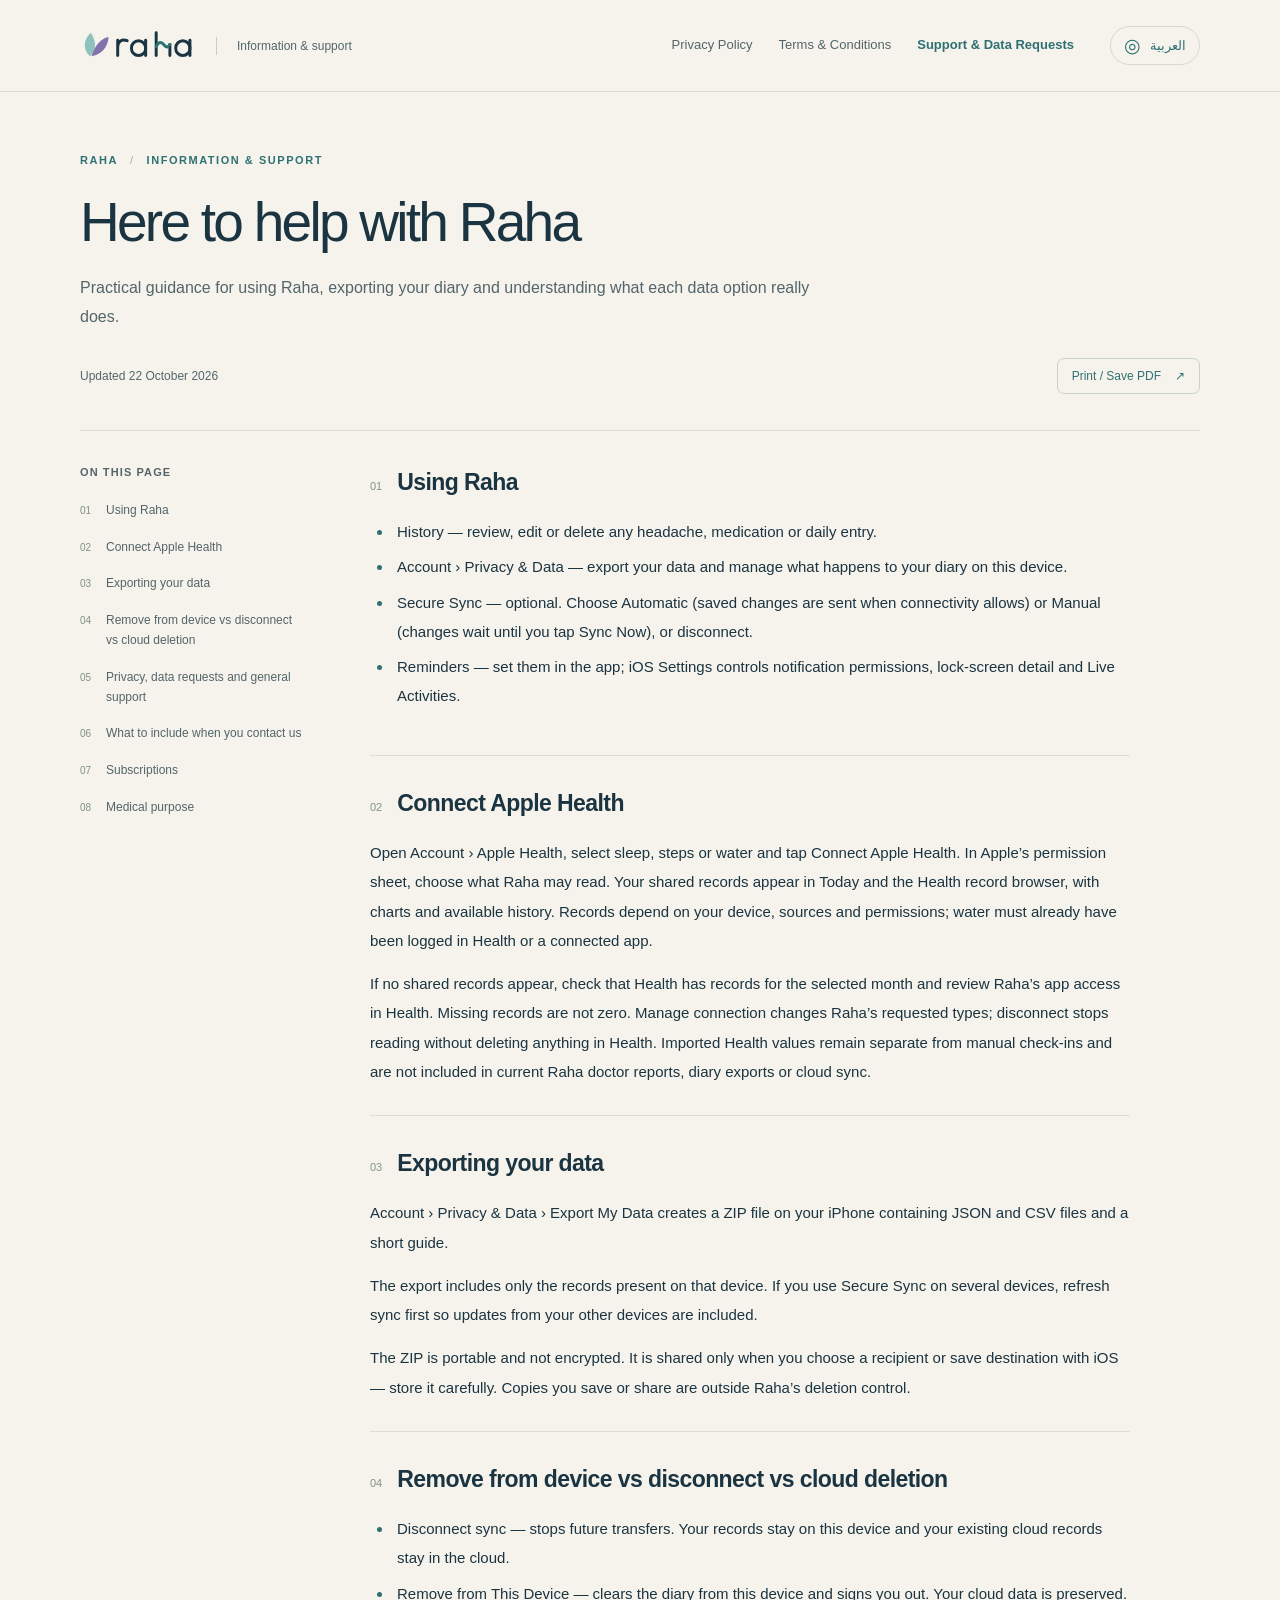
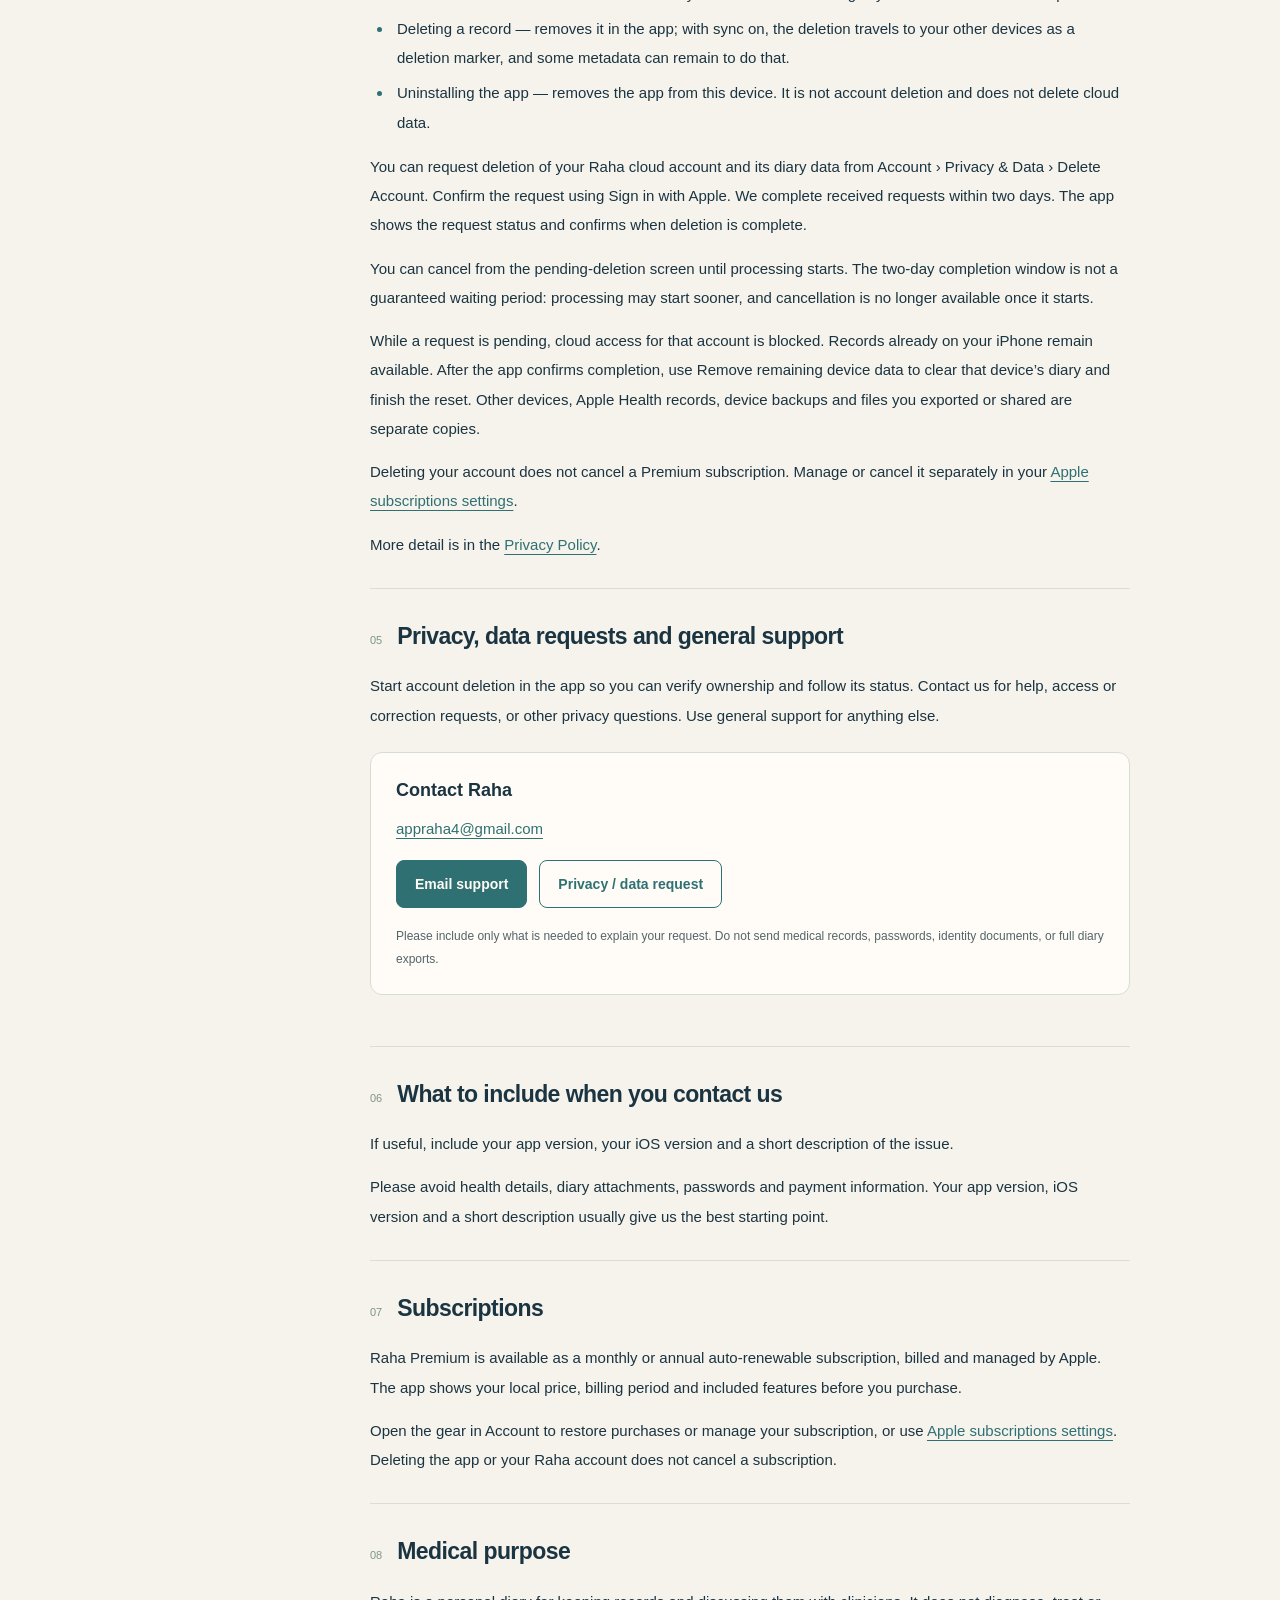
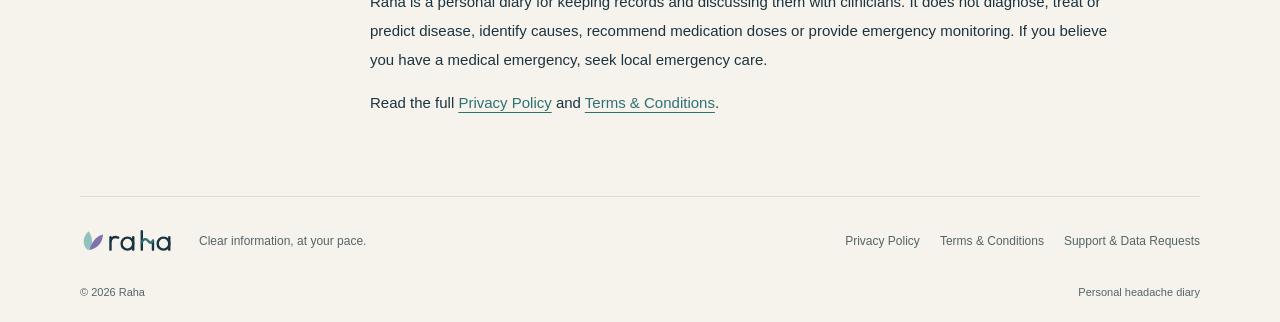
<file: support.html>
<!doctype html>
<html lang="en" dir="ltr">
<head><meta charset="utf-8"><meta name="viewport" content="width=device-width,initial-scale=1"><title>Support &amp; Data Requests | Raha</title><meta name="description" content="Practical guidance for using Raha, exporting your diary and understanding what each data option really does."><meta name="theme-color" content="#F6F3EC"><link rel="canonical" href="https://raha-headache.github.io/support.html"><link rel="alternate" hreflang="ar" href="support-ar.html"><link rel="icon" type="image/svg+xml" href="favicon.svg"><link rel="stylesheet" href="styles.css"><script src="site.js" defer></script></head>
<body><a class="skip" href="#main">Skip to content</a>
<header class="site-header"><div class="header-inner"><a href="index.html" class="brand" aria-label="Raha home"><img src="raha-logo.svg" alt="Raha" width="116" height="35"><span class="brand-label">Information & support</span></a><nav aria-label="Menu" class="header-nav"><a href="privacy.html">Privacy Policy</a><a href="terms.html">Terms & Conditions</a><a href="support.html" aria-current="page">Support & Data Requests</a></nav><a class="language-switch" href="support-ar.html" lang="ar" dir="rtl" data-language="ar">العربية<span aria-hidden="true">◎</span></a></div></header>
<main id="main" class="legal-main"><div class="document-heading"><div class="eyebrow"><a href="index.html">Raha</a><span class="crumb">/</span>Information & support</div><h1>Here to help with Raha</h1><p class="document-intro">Practical guidance for using Raha, exporting your diary and understanding what each data option really does.</p><div class="document-meta"><span>Updated 22 October 2026</span><button class="print-button" type="button" data-print hidden>Print / Save PDF<span aria-hidden="true">↗</span></button></div></div><div class="document-layout"><aside class="desktop-contents"><h2>On this page</h2><nav aria-label="On this page"><a href="#using-raha"><span>01</span>Using Raha</a><a href="#apple-health"><span>02</span>Connect Apple Health</a><a href="#export"><span>03</span>Exporting your data</a><a href="#remove-vs-disconnect"><span>04</span>Remove from device vs disconnect vs cloud deletion</a><a href="#contact"><span>05</span>Privacy, data requests and general support</a><a href="#what-to-include"><span>06</span>What to include when you contact us</a><a href="#subscriptions"><span>07</span>Subscriptions</a><a href="#medical-notice"><span>08</span>Medical purpose</a></nav></aside><article class="document-body" aria-label="Support & Data Requests"><details class="mobile-contents"><summary>On this page</summary><nav aria-label="On this page"><a href="#using-raha"><span>01</span>Using Raha</a><a href="#apple-health"><span>02</span>Connect Apple Health</a><a href="#export"><span>03</span>Exporting your data</a><a href="#remove-vs-disconnect"><span>04</span>Remove from device vs disconnect vs cloud deletion</a><a href="#contact"><span>05</span>Privacy, data requests and general support</a><a href="#what-to-include"><span>06</span>What to include when you contact us</a><a href="#subscriptions"><span>07</span>Subscriptions</a><a href="#medical-notice"><span>08</span>Medical purpose</a></nav></details><section class="legal-section" id="using-raha"><h2><span class="section-number" aria-hidden="true">01</span>Using Raha</h2><ul><li>History — review, edit or delete any headache, medication or daily entry.</li><li>Account › Privacy &amp; Data — export your data and manage what happens to your diary on this device.</li><li>Secure Sync — optional. Choose Automatic (saved changes are sent when connectivity allows) or Manual (changes wait until you tap Sync Now), or disconnect.</li><li>Reminders — set them in the app; iOS Settings controls notification permissions, lock-screen detail and Live Activities.</li></ul></section><section class="legal-section" id="apple-health"><h2><span class="section-number" aria-hidden="true">02</span>Connect Apple Health</h2><p>Open Account › Apple Health, select sleep, steps or water and tap Connect Apple Health. In Apple’s permission sheet, choose what Raha may read. Your shared records appear in Today and the Health record browser, with charts and available history. Records depend on your device, sources and permissions; water must already have been logged in Health or a connected app.</p><p>If no shared records appear, check that Health has records for the selected month and review Raha’s app access in Health. Missing records are not zero. Manage connection changes Raha’s requested types; disconnect stops reading without deleting anything in Health. Imported Health values remain separate from manual check-ins and are not included in current Raha doctor reports, diary exports or cloud sync.</p></section><section class="legal-section" id="export"><h2><span class="section-number" aria-hidden="true">03</span>Exporting your data</h2><p>Account › Privacy &amp; Data › Export My Data creates a ZIP file on your iPhone containing JSON and CSV files and a short guide.</p><p>The export includes only the records present on that device. If you use Secure Sync on several devices, refresh sync first so updates from your other devices are included.</p><p>The ZIP is portable and not encrypted. It is shared only when you choose a recipient or save destination with iOS — store it carefully. Copies you save or share are outside Raha’s deletion control.</p></section><section class="legal-section" id="remove-vs-disconnect"><h2><span class="section-number" aria-hidden="true">04</span>Remove from device vs disconnect vs cloud deletion</h2><ul><li>Disconnect sync — stops future transfers. Your records stay on this device and your existing cloud records stay in the cloud.</li><li>Remove from This Device — clears the diary from this device and signs you out. Your cloud data is preserved.</li><li>Deleting a record — removes it in the app; with sync on, the deletion travels to your other devices as a deletion marker, and some metadata can remain to do that.</li><li>Uninstalling the app — removes the app from this device. It is not account deletion and does not delete cloud data.</li></ul><p>You can request deletion of your Raha cloud account and its diary data from Account › Privacy &amp; Data › Delete Account. Confirm the request using Sign in with Apple. We complete received requests within two days. The app shows the request status and confirms when deletion is complete.</p><p>You can cancel from the pending-deletion screen until processing starts. The two-day completion window is not a guaranteed waiting period: processing may start sooner, and cancellation is no longer available once it starts.</p><p>While a request is pending, cloud access for that account is blocked. Records already on your iPhone remain available. After the app confirms completion, use Remove remaining device data to clear that device’s diary and finish the reset. Other devices, Apple Health records, device backups and files you exported or shared are separate copies.</p><p>Deleting your account does not cancel a Premium subscription. Manage or cancel it separately in your <a href="https://apps.apple.com/account/subscriptions" rel="noopener noreferrer">Apple subscriptions settings</a>.</p><p>More detail is in the <a href="privacy.html#retention">Privacy Policy</a>.</p></section><section class="legal-section" id="contact"><h2><span class="section-number" aria-hidden="true">05</span>Privacy, data requests and general support</h2><p>Start account deletion in the app so you can verify ownership and follow its status. Contact us for help, access or correction requests, or other privacy questions. Use general support for anything else.</p><aside class="contact-card"><h3>Contact Raha</h3><p><a dir="ltr" href="mailto:appraha4@gmail.com">appraha4@gmail.com</a></p><div class="contact-actions"><a class="button" href="mailto:appraha4@gmail.com?subject=Raha%20support">Email support</a><a class="button secondary" href="mailto:appraha4@gmail.com?subject=Raha%20privacy%20%2F%20data%20request">Privacy / data request</a></div><p class="small">Please include only what is needed to explain your request. Do not send medical records, passwords, identity documents, or full diary exports.</p></aside></section><section class="legal-section" id="what-to-include"><h2><span class="section-number" aria-hidden="true">06</span>What to include when you contact us</h2><p>If useful, include your app version, your iOS version and a short description of the issue.</p><p>Please avoid health details, diary attachments, passwords and payment information. Your app version, iOS version and a short description usually give us the best starting point.</p></section><section class="legal-section" id="subscriptions"><h2><span class="section-number" aria-hidden="true">07</span>Subscriptions</h2><p>Raha Premium is available as a monthly or annual auto-renewable subscription, billed and managed by Apple. The app shows your local price, billing period and included features before you purchase.</p><p>Open the gear in Account to restore purchases or manage your subscription, or use <a href="https://apps.apple.com/account/subscriptions" rel="noopener noreferrer">Apple subscriptions settings</a>. Deleting the app or your Raha account does not cancel a subscription.</p></section><section class="legal-section" id="medical-notice"><h2><span class="section-number" aria-hidden="true">08</span>Medical purpose</h2><p>Raha is a personal diary for keeping records and discussing them with clinicians. It does not diagnose, treat or predict disease, identify causes, recommend medication doses or provide emergency monitoring. If you believe you have a medical emergency, seek local emergency care.</p><p>Read the full <a href="privacy.html">Privacy Policy</a> and <a href="terms.html">Terms &amp; Conditions</a>.</p></section></article></div></main>
<footer class="site-footer"><div class="footer-top"><a href="index.html" aria-label="Home"><img src="raha-logo.svg" alt="Raha" width="94" height="29"></a><p>Clear information, at your pace.</p><nav aria-label="Footer links"><a href="privacy.html">Privacy Policy</a><a href="terms.html">Terms & Conditions</a><a href="support.html" aria-current="page">Support & Data Requests</a></nav></div><div class="footer-bottom"><span>© 2026 Raha</span><span>Personal headache diary</span></div></footer>
</body></html>
</file>
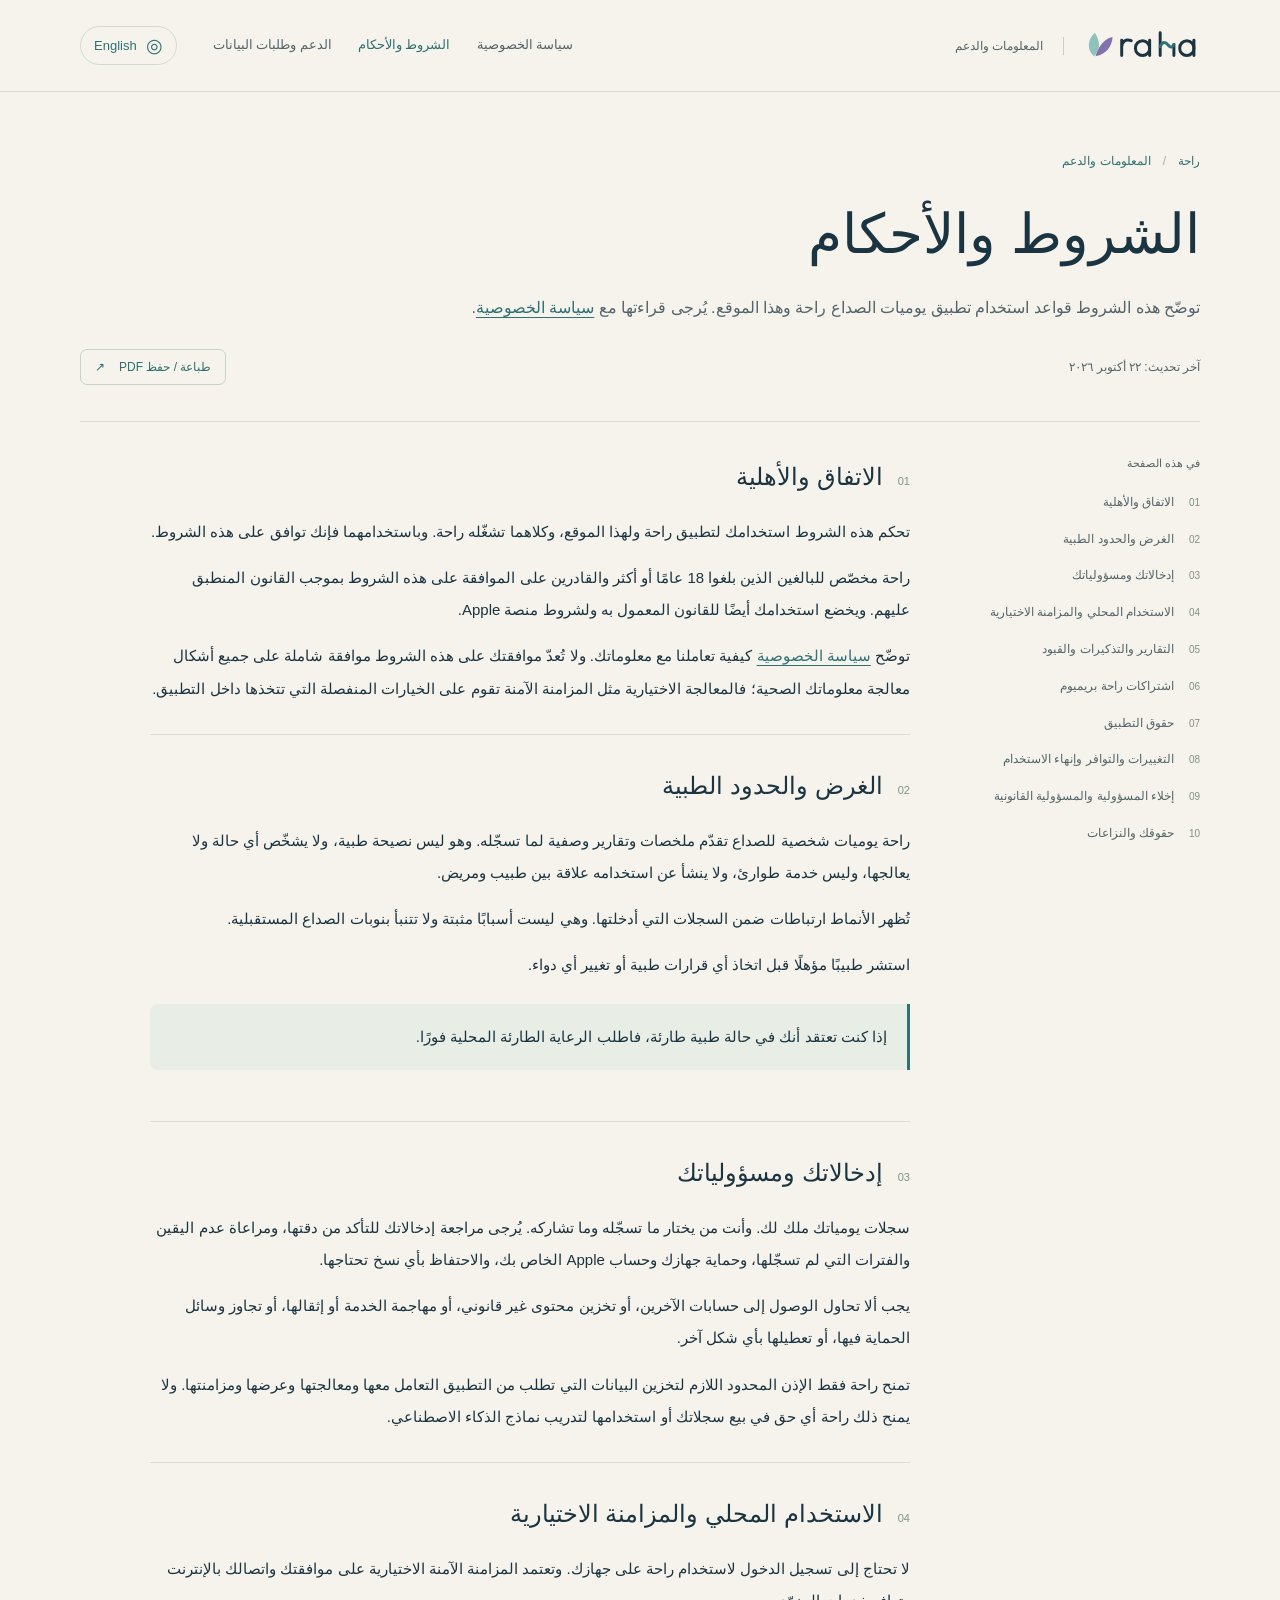
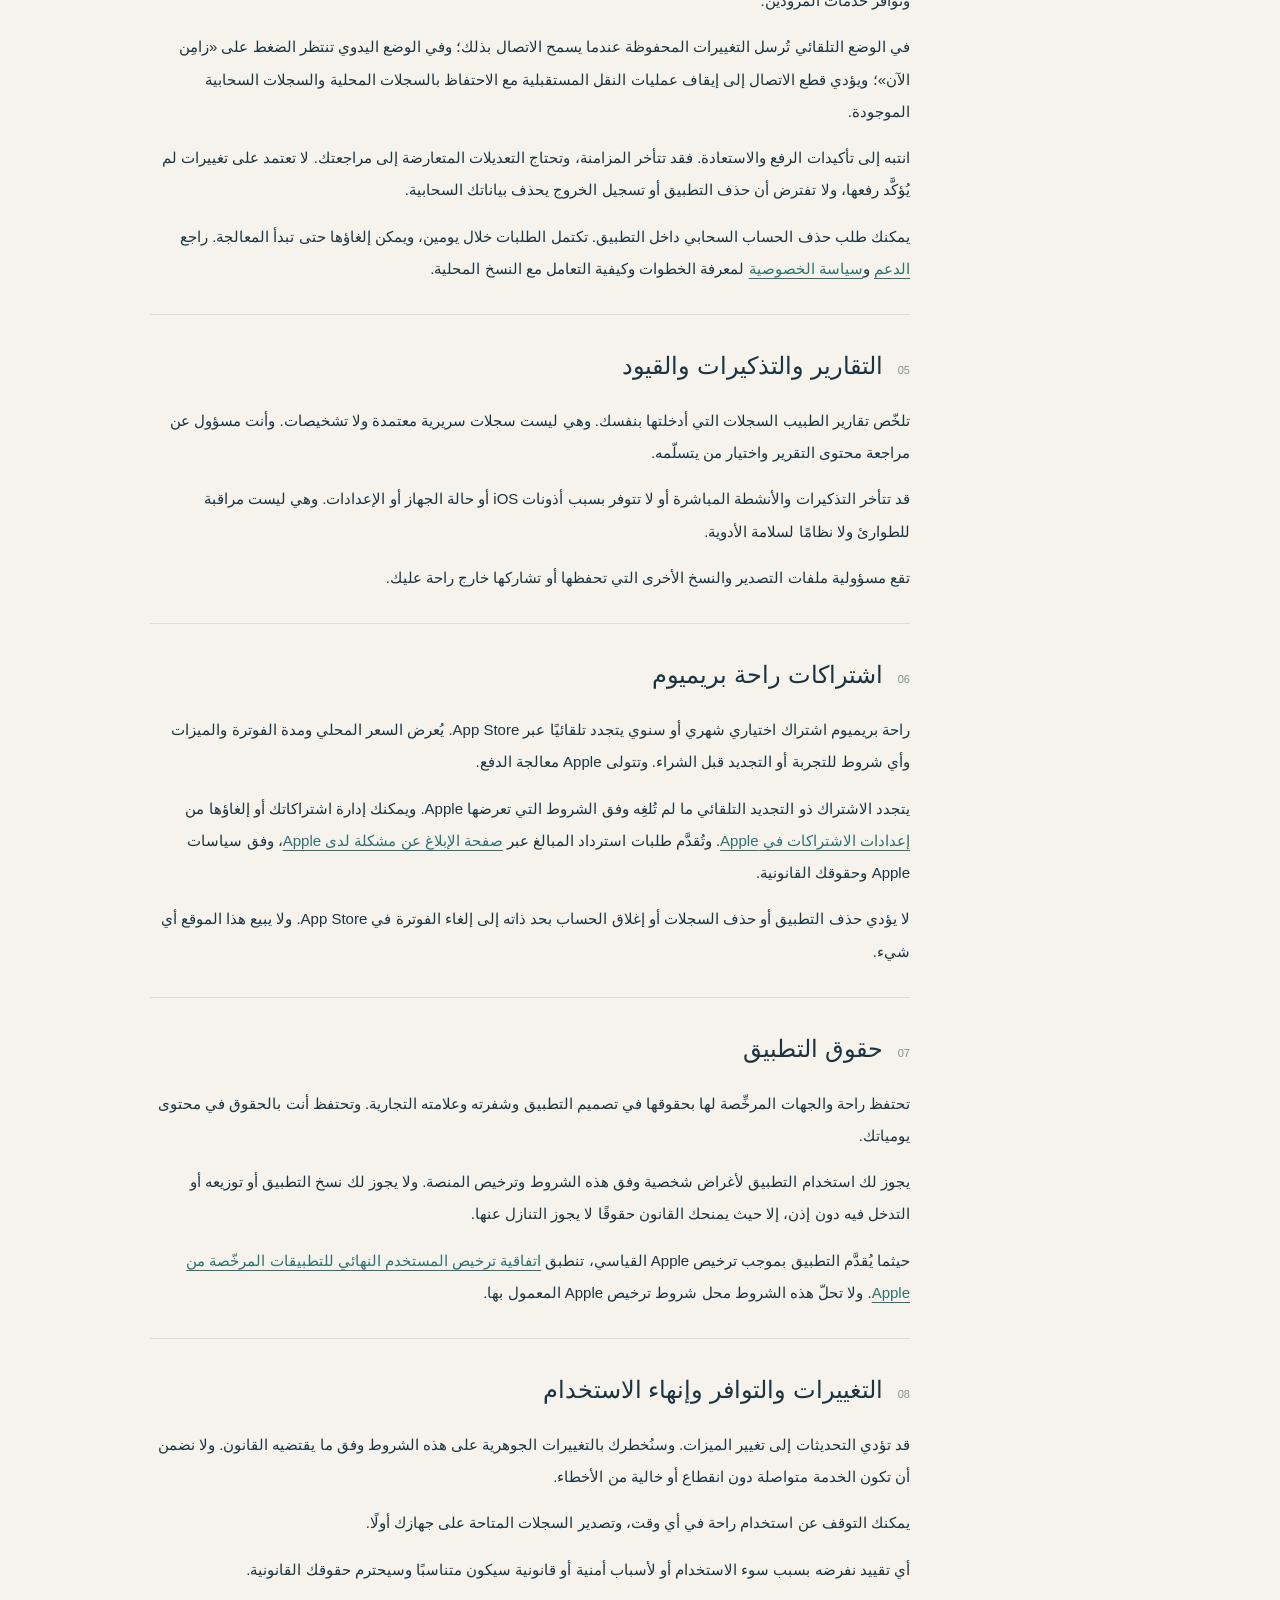
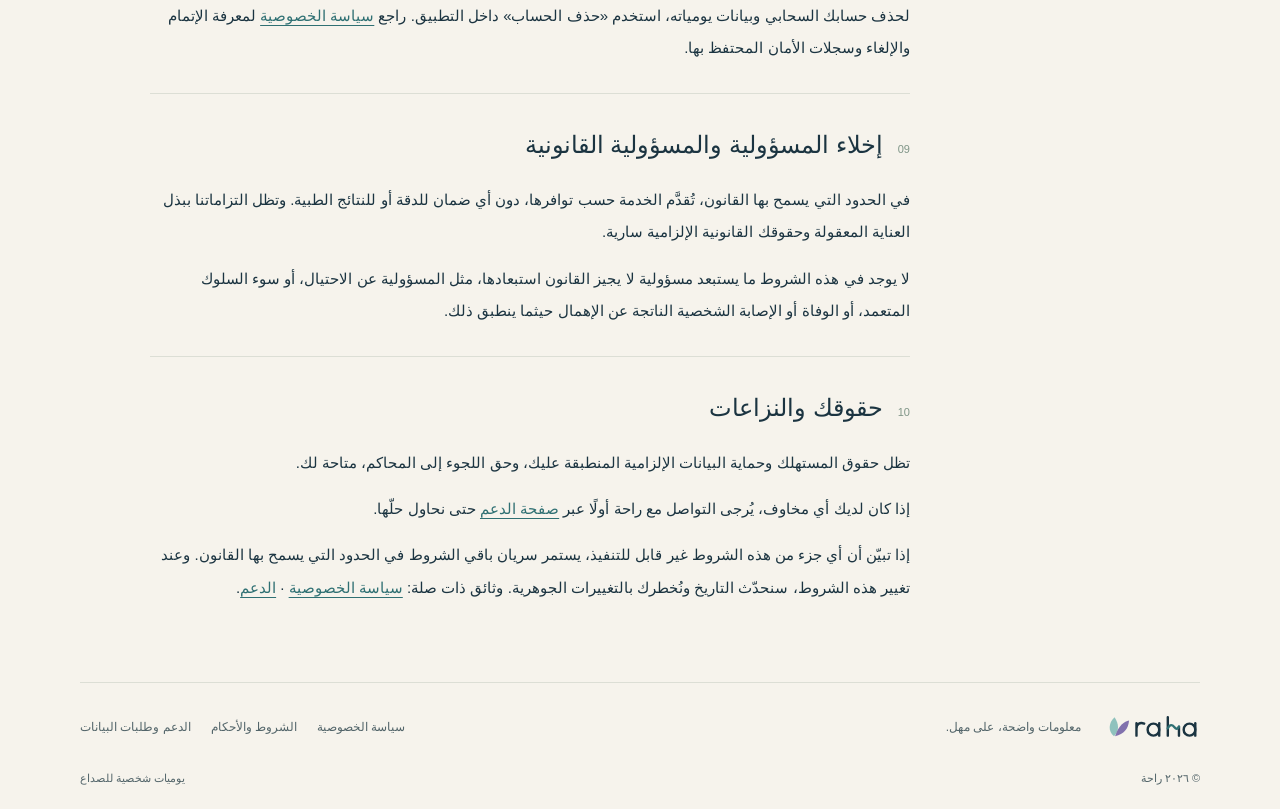
<file: terms-ar.html>
<!doctype html>
<html lang="ar" dir="rtl">
<head><meta charset="utf-8"><meta name="viewport" content="width=device-width,initial-scale=1"><title>الشروط والأحكام | Raha</title><meta name="description" content="توضّح هذه الشروط قواعد استخدام تطبيق يوميات الصداع راحة وهذا الموقع. يُرجى قراءتها مع سياسة الخصوصية."><meta name="theme-color" content="#F6F3EC"><link rel="canonical" href="https://raha-headache.github.io/terms-ar.html"><link rel="alternate" hreflang="en" href="terms.html"><link rel="icon" type="image/svg+xml" href="favicon.svg"><link rel="stylesheet" href="styles.css"><script src="site.js" defer></script></head>
<body><a class="skip" href="#main">انتقل إلى المحتوى</a>
<header class="site-header"><div class="header-inner"><a href="index-ar.html" class="brand" aria-label="راحة — الرئيسية"><img src="raha-logo.svg" alt="Raha" width="116" height="35"><span class="brand-label">المعلومات والدعم</span></a><nav aria-label="القائمة" class="header-nav"><a href="privacy-ar.html">سياسة الخصوصية</a><a href="terms-ar.html" aria-current="page">الشروط والأحكام</a><a href="support-ar.html">الدعم وطلبات البيانات</a></nav><a class="language-switch" href="terms.html" lang="en" dir="ltr" data-language="en">English<span aria-hidden="true">◎</span></a></div></header>
<main id="main" class="legal-main"><div class="document-heading"><div class="eyebrow"><a href="index-ar.html">راحة</a><span class="crumb">/</span>المعلومات والدعم</div><h1>الشروط والأحكام</h1><p class="document-intro">توضّح هذه الشروط قواعد استخدام تطبيق يوميات الصداع راحة وهذا الموقع. يُرجى قراءتها مع <a href="privacy-ar.html">سياسة الخصوصية</a>.</p><div class="document-meta"><span>آخر تحديث: ٢٢ أكتوبر ٢٠٢٦</span><button class="print-button" type="button" data-print hidden>طباعة / حفظ PDF<span aria-hidden="true">↗</span></button></div></div><div class="document-layout"><aside class="desktop-contents"><h2>في هذه الصفحة</h2><nav aria-label="في هذه الصفحة"><a href="#agreement"><span>01</span>الاتفاق والأهلية</a><a href="#medical-boundary"><span>02</span>الغرض والحدود الطبية</a><a href="#your-entries"><span>03</span>إدخالاتك ومسؤولياتك</a><a href="#local-and-sync"><span>04</span>الاستخدام المحلي والمزامنة الاختيارية</a><a href="#reports-reminders"><span>05</span>التقارير والتذكيرات والقيود</a><a href="#purchases"><span>06</span>اشتراكات راحة بريميوم</a><a href="#app-rights"><span>07</span>حقوق التطبيق</a><a href="#changes-ending"><span>08</span>التغييرات والتوافر وإنهاء الاستخدام</a><a href="#liability"><span>09</span>إخلاء المسؤولية والمسؤولية القانونية</a><a href="#disputes"><span>10</span>حقوقك والنزاعات</a></nav></aside><article class="document-body" aria-label="الشروط والأحكام"><details class="mobile-contents"><summary>في هذه الصفحة</summary><nav aria-label="في هذه الصفحة"><a href="#agreement"><span>01</span>الاتفاق والأهلية</a><a href="#medical-boundary"><span>02</span>الغرض والحدود الطبية</a><a href="#your-entries"><span>03</span>إدخالاتك ومسؤولياتك</a><a href="#local-and-sync"><span>04</span>الاستخدام المحلي والمزامنة الاختيارية</a><a href="#reports-reminders"><span>05</span>التقارير والتذكيرات والقيود</a><a href="#purchases"><span>06</span>اشتراكات راحة بريميوم</a><a href="#app-rights"><span>07</span>حقوق التطبيق</a><a href="#changes-ending"><span>08</span>التغييرات والتوافر وإنهاء الاستخدام</a><a href="#liability"><span>09</span>إخلاء المسؤولية والمسؤولية القانونية</a><a href="#disputes"><span>10</span>حقوقك والنزاعات</a></nav></details><section class="legal-section" id="agreement"><h2><span class="section-number" aria-hidden="true">01</span>الاتفاق والأهلية</h2><p>تحكم هذه الشروط استخدامك لتطبيق راحة ولهذا الموقع، وكلاهما تشغّله راحة. وباستخدامهما فإنك توافق على هذه الشروط.</p><p>راحة مخصّص للبالغين الذين بلغوا 18 عامًا أو أكثر والقادرين على الموافقة على هذه الشروط بموجب القانون المنطبق عليهم. ويخضع استخدامك أيضًا للقانون المعمول به ولشروط منصة Apple.</p><p>توضّح <a href="privacy-ar.html">سياسة الخصوصية</a> كيفية تعاملنا مع معلوماتك. ولا تُعدّ موافقتك على هذه الشروط موافقة شاملة على جميع أشكال معالجة معلوماتك الصحية؛ فالمعالجة الاختيارية مثل المزامنة الآمنة تقوم على الخيارات المنفصلة التي تتخذها داخل التطبيق.</p></section><section class="legal-section" id="medical-boundary"><h2><span class="section-number" aria-hidden="true">02</span>الغرض والحدود الطبية</h2><p>راحة يوميات شخصية للصداع تقدّم ملخصات وتقارير وصفية لما تسجّله. وهو ليس نصيحة طبية، ولا يشخّص أي حالة ولا يعالجها، وليس خدمة طوارئ، ولا ينشأ عن استخدامه علاقة بين طبيب ومريض.</p><p>تُظهر الأنماط ارتباطات ضمن السجلات التي أدخلتها. وهي ليست أسبابًا مثبتة ولا تتنبأ بنوبات الصداع المستقبلية.</p><p>استشر طبيبًا مؤهلًا قبل اتخاذ أي قرارات طبية أو تغيير أي دواء.</p><aside class="callout">إذا كنت تعتقد أنك في حالة طبية طارئة، فاطلب الرعاية الطارئة المحلية فورًا.</aside></section><section class="legal-section" id="your-entries"><h2><span class="section-number" aria-hidden="true">03</span>إدخالاتك ومسؤولياتك</h2><p>سجلات يومياتك ملك لك. وأنت من يختار ما تسجّله وما تشاركه. يُرجى مراجعة إدخالاتك للتأكد من دقتها، ومراعاة عدم اليقين والفترات التي لم تسجّلها، وحماية جهازك وحساب Apple الخاص بك، والاحتفاظ بأي نسخ تحتاجها.</p><p>يجب ألا تحاول الوصول إلى حسابات الآخرين، أو تخزين محتوى غير قانوني، أو مهاجمة الخدمة أو إثقالها، أو تجاوز وسائل الحماية فيها، أو تعطيلها بأي شكل آخر.</p><p>تمنح راحة فقط الإذن المحدود اللازم لتخزين البيانات التي تطلب من التطبيق التعامل معها ومعالجتها وعرضها ومزامنتها. ولا يمنح ذلك راحة أي حق في بيع سجلاتك أو استخدامها لتدريب نماذج الذكاء الاصطناعي.</p></section><section class="legal-section" id="local-and-sync"><h2><span class="section-number" aria-hidden="true">04</span>الاستخدام المحلي والمزامنة الاختيارية</h2><p>لا تحتاج إلى تسجيل الدخول لاستخدام راحة على جهازك. وتعتمد المزامنة الآمنة الاختيارية على موافقتك واتصالك بالإنترنت وتوافر خدمات المزوّدين.</p><p>في الوضع التلقائي تُرسل التغييرات المحفوظة عندما يسمح الاتصال بذلك؛ وفي الوضع اليدوي تنتظر الضغط على «زامِن الآن»؛ ويؤدي قطع الاتصال إلى إيقاف عمليات النقل المستقبلية مع الاحتفاظ بالسجلات المحلية والسجلات السحابية الموجودة.</p><p>انتبه إلى تأكيدات الرفع والاستعادة. فقد تتأخر المزامنة، وتحتاج التعديلات المتعارضة إلى مراجعتك. لا تعتمد على تغييرات لم يُؤكَّد رفعها، ولا تفترض أن حذف التطبيق أو تسجيل الخروج يحذف بياناتك السحابية.</p><p>يمكنك طلب حذف الحساب السحابي داخل التطبيق. تكتمل الطلبات خلال يومين، ويمكن إلغاؤها حتى تبدأ المعالجة. راجع <a href="support-ar.html#remove-vs-disconnect">الدعم</a> و<a href="privacy-ar.html#retention">سياسة الخصوصية</a> لمعرفة الخطوات وكيفية التعامل مع النسخ المحلية.</p></section><section class="legal-section" id="reports-reminders"><h2><span class="section-number" aria-hidden="true">05</span>التقارير والتذكيرات والقيود</h2><p>تلخّص تقارير الطبيب السجلات التي أدخلتها بنفسك. وهي ليست سجلات سريرية معتمدة ولا تشخيصات. وأنت مسؤول عن مراجعة محتوى التقرير واختيار من يتسلّمه.</p><p>قد تتأخر التذكيرات والأنشطة المباشرة أو لا تتوفر بسبب أذونات iOS أو حالة الجهاز أو الإعدادات. وهي ليست مراقبة للطوارئ ولا نظامًا لسلامة الأدوية.</p><p>تقع مسؤولية ملفات التصدير والنسخ الأخرى التي تحفظها أو تشاركها خارج راحة عليك.</p></section><section class="legal-section" id="purchases"><h2><span class="section-number" aria-hidden="true">06</span>اشتراكات راحة بريميوم</h2><p>راحة بريميوم اشتراك اختياري شهري أو سنوي يتجدد تلقائيًا عبر App Store. يُعرض السعر المحلي ومدة الفوترة والميزات وأي شروط للتجربة أو التجديد قبل الشراء. وتتولى Apple معالجة الدفع.</p><p>يتجدد الاشتراك ذو التجديد التلقائي ما لم تُلغِه وفق الشروط التي تعرضها Apple. ويمكنك إدارة اشتراكاتك أو إلغاؤها من <a href="https://apps.apple.com/account/subscriptions" rel="noopener noreferrer">إعدادات الاشتراكات في Apple</a>. وتُقدَّم طلبات استرداد المبالغ عبر <a href="https://reportaproblem.apple.com/" rel="noopener noreferrer">صفحة الإبلاغ عن مشكلة لدى Apple</a>، وفق سياسات Apple وحقوقك القانونية.</p><p>لا يؤدي حذف التطبيق أو حذف السجلات أو إغلاق الحساب بحد ذاته إلى إلغاء الفوترة في App Store. ولا يبيع هذا الموقع أي شيء.</p></section><section class="legal-section" id="app-rights"><h2><span class="section-number" aria-hidden="true">07</span>حقوق التطبيق</h2><p>تحتفظ راحة والجهات المرخِّصة لها بحقوقها في تصميم التطبيق وشفرته وعلامته التجارية. وتحتفظ أنت بالحقوق في محتوى يومياتك.</p><p>يجوز لك استخدام التطبيق لأغراض شخصية وفق هذه الشروط وترخيص المنصة. ولا يجوز لك نسخ التطبيق أو توزيعه أو التدخل فيه دون إذن، إلا حيث يمنحك القانون حقوقًا لا يجوز التنازل عنها.</p><p>حيثما يُقدَّم التطبيق بموجب ترخيص Apple القياسي، تنطبق <a href="https://www.apple.com/legal/internet-services/itunes/dev/stdeula/" rel="noopener noreferrer">اتفاقية ترخيص المستخدم النهائي للتطبيقات المرخّصة من Apple</a>. ولا تحلّ هذه الشروط محل شروط ترخيص Apple المعمول بها.</p></section><section class="legal-section" id="changes-ending"><h2><span class="section-number" aria-hidden="true">08</span>التغييرات والتوافر وإنهاء الاستخدام</h2><p>قد تؤدي التحديثات إلى تغيير الميزات. وسنُخطرك بالتغييرات الجوهرية على هذه الشروط وفق ما يقتضيه القانون. ولا نضمن أن تكون الخدمة متواصلة دون انقطاع أو خالية من الأخطاء.</p><p>يمكنك التوقف عن استخدام راحة في أي وقت، وتصدير السجلات المتاحة على جهازك أولًا.</p><p>أي تقييد نفرضه بسبب سوء الاستخدام أو لأسباب أمنية أو قانونية سيكون متناسبًا وسيحترم حقوقك القانونية.</p><p>لحذف حسابك السحابي وبيانات يومياته، استخدم «حذف الحساب» داخل التطبيق. راجع <a href="privacy-ar.html#retention">سياسة الخصوصية</a> لمعرفة الإتمام والإلغاء وسجلات الأمان المحتفظ بها.</p></section><section class="legal-section" id="liability"><h2><span class="section-number" aria-hidden="true">09</span>إخلاء المسؤولية والمسؤولية القانونية</h2><p>في الحدود التي يسمح بها القانون، تُقدَّم الخدمة حسب توافرها، دون أي ضمان للدقة أو للنتائج الطبية. وتظل التزاماتنا ببذل العناية المعقولة وحقوقك القانونية الإلزامية سارية.</p><p>لا يوجد في هذه الشروط ما يستبعد مسؤولية لا يجيز القانون استبعادها، مثل المسؤولية عن الاحتيال، أو سوء السلوك المتعمد، أو الوفاة أو الإصابة الشخصية الناتجة عن الإهمال حيثما ينطبق ذلك.</p></section><section class="legal-section" id="disputes"><h2><span class="section-number" aria-hidden="true">10</span>حقوقك والنزاعات</h2><p>تظل حقوق المستهلك وحماية البيانات الإلزامية المنطبقة عليك، وحق اللجوء إلى المحاكم، متاحة لك.</p><p>إذا كان لديك أي مخاوف، يُرجى التواصل مع راحة أولًا عبر <a href="support-ar.html">صفحة الدعم</a> حتى نحاول حلّها.</p><p>إذا تبيّن أن أي جزء من هذه الشروط غير قابل للتنفيذ، يستمر سريان باقي الشروط في الحدود التي يسمح بها القانون. وعند تغيير هذه الشروط، سنحدّث التاريخ ونُخطرك بالتغييرات الجوهرية. وثائق ذات صلة: <a href="privacy-ar.html">سياسة الخصوصية</a> · <a href="support-ar.html">الدعم</a>.</p></section></article></div></main>
<footer class="site-footer"><div class="footer-top"><a href="index-ar.html" aria-label="الرئيسية"><img src="raha-logo.svg" alt="Raha" width="94" height="29"></a><p>معلومات واضحة، على مهل.</p><nav aria-label="روابط التذييل"><a href="privacy-ar.html">سياسة الخصوصية</a><a href="terms-ar.html" aria-current="page">الشروط والأحكام</a><a href="support-ar.html">الدعم وطلبات البيانات</a></nav></div><div class="footer-bottom"><span>© ٢٠٢٦ راحة</span><span>يوميات شخصية للصداع</span></div></footer>
</body></html>
</file>
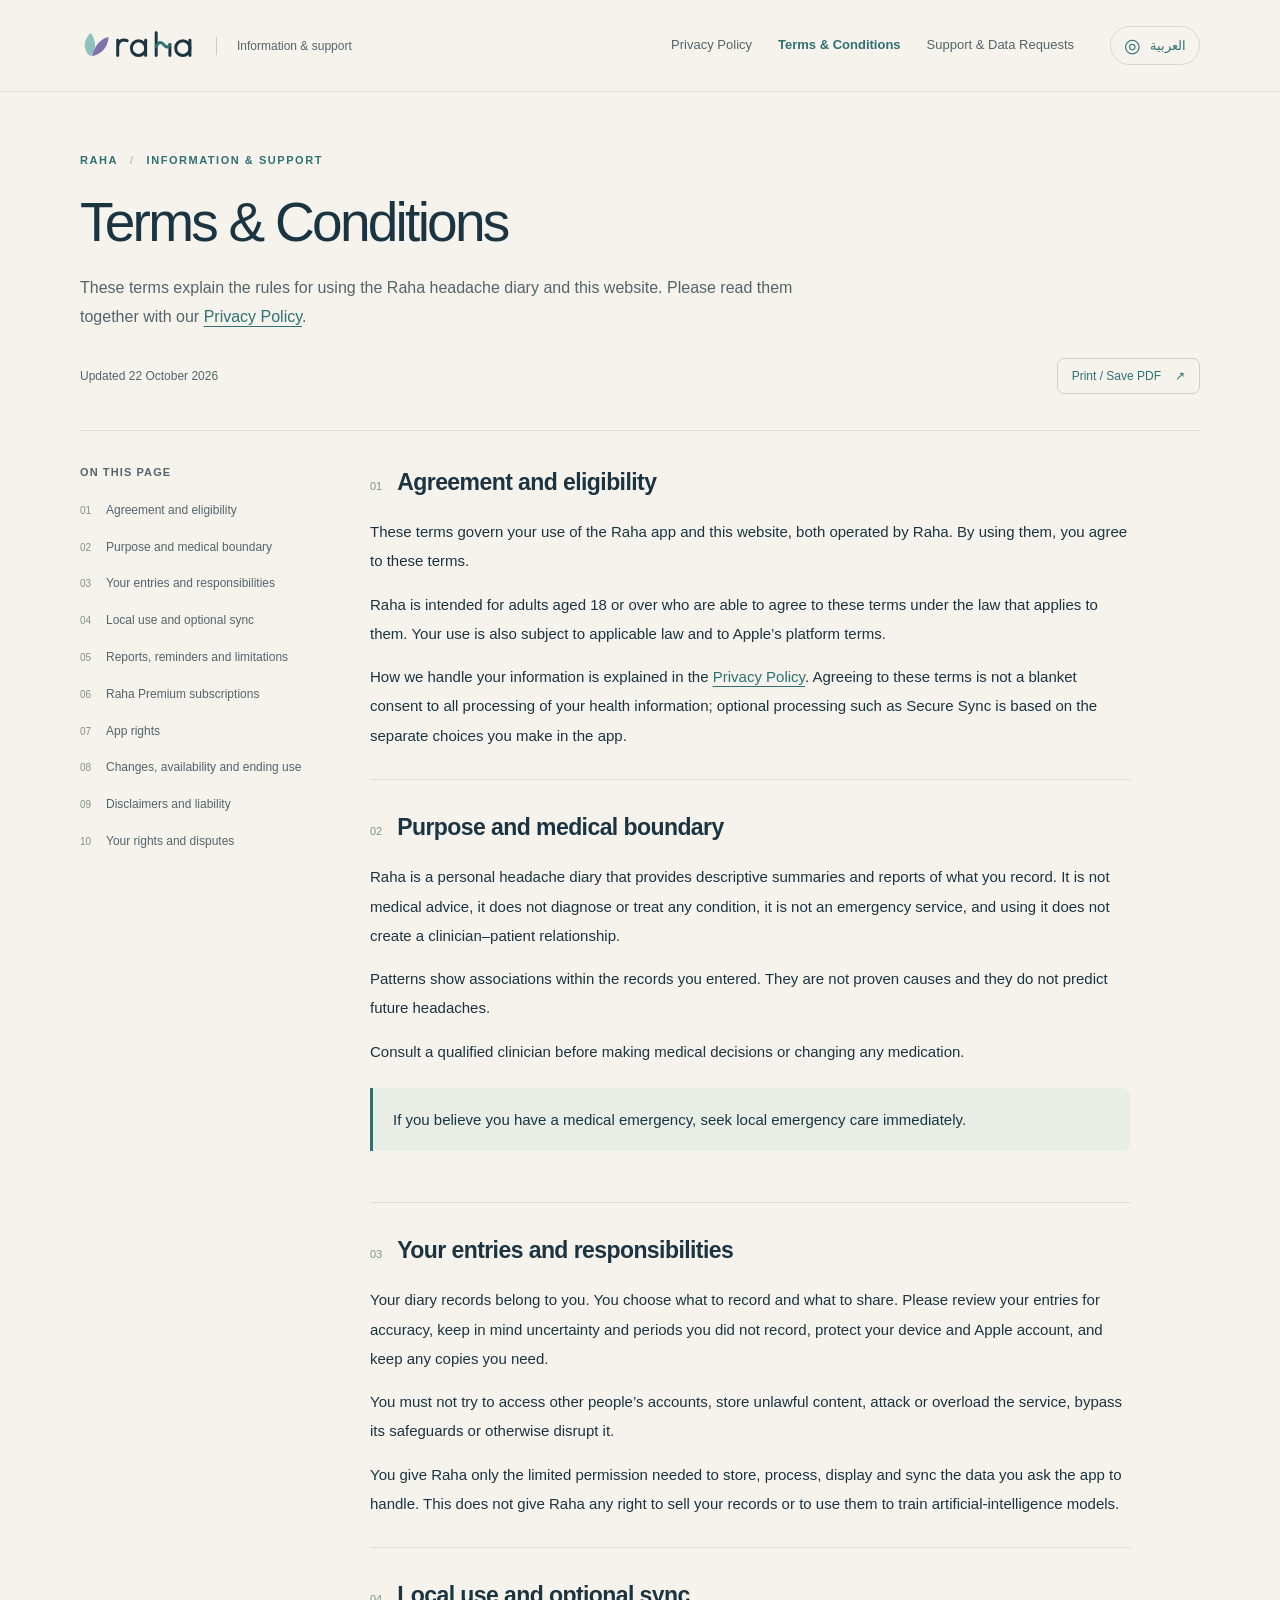
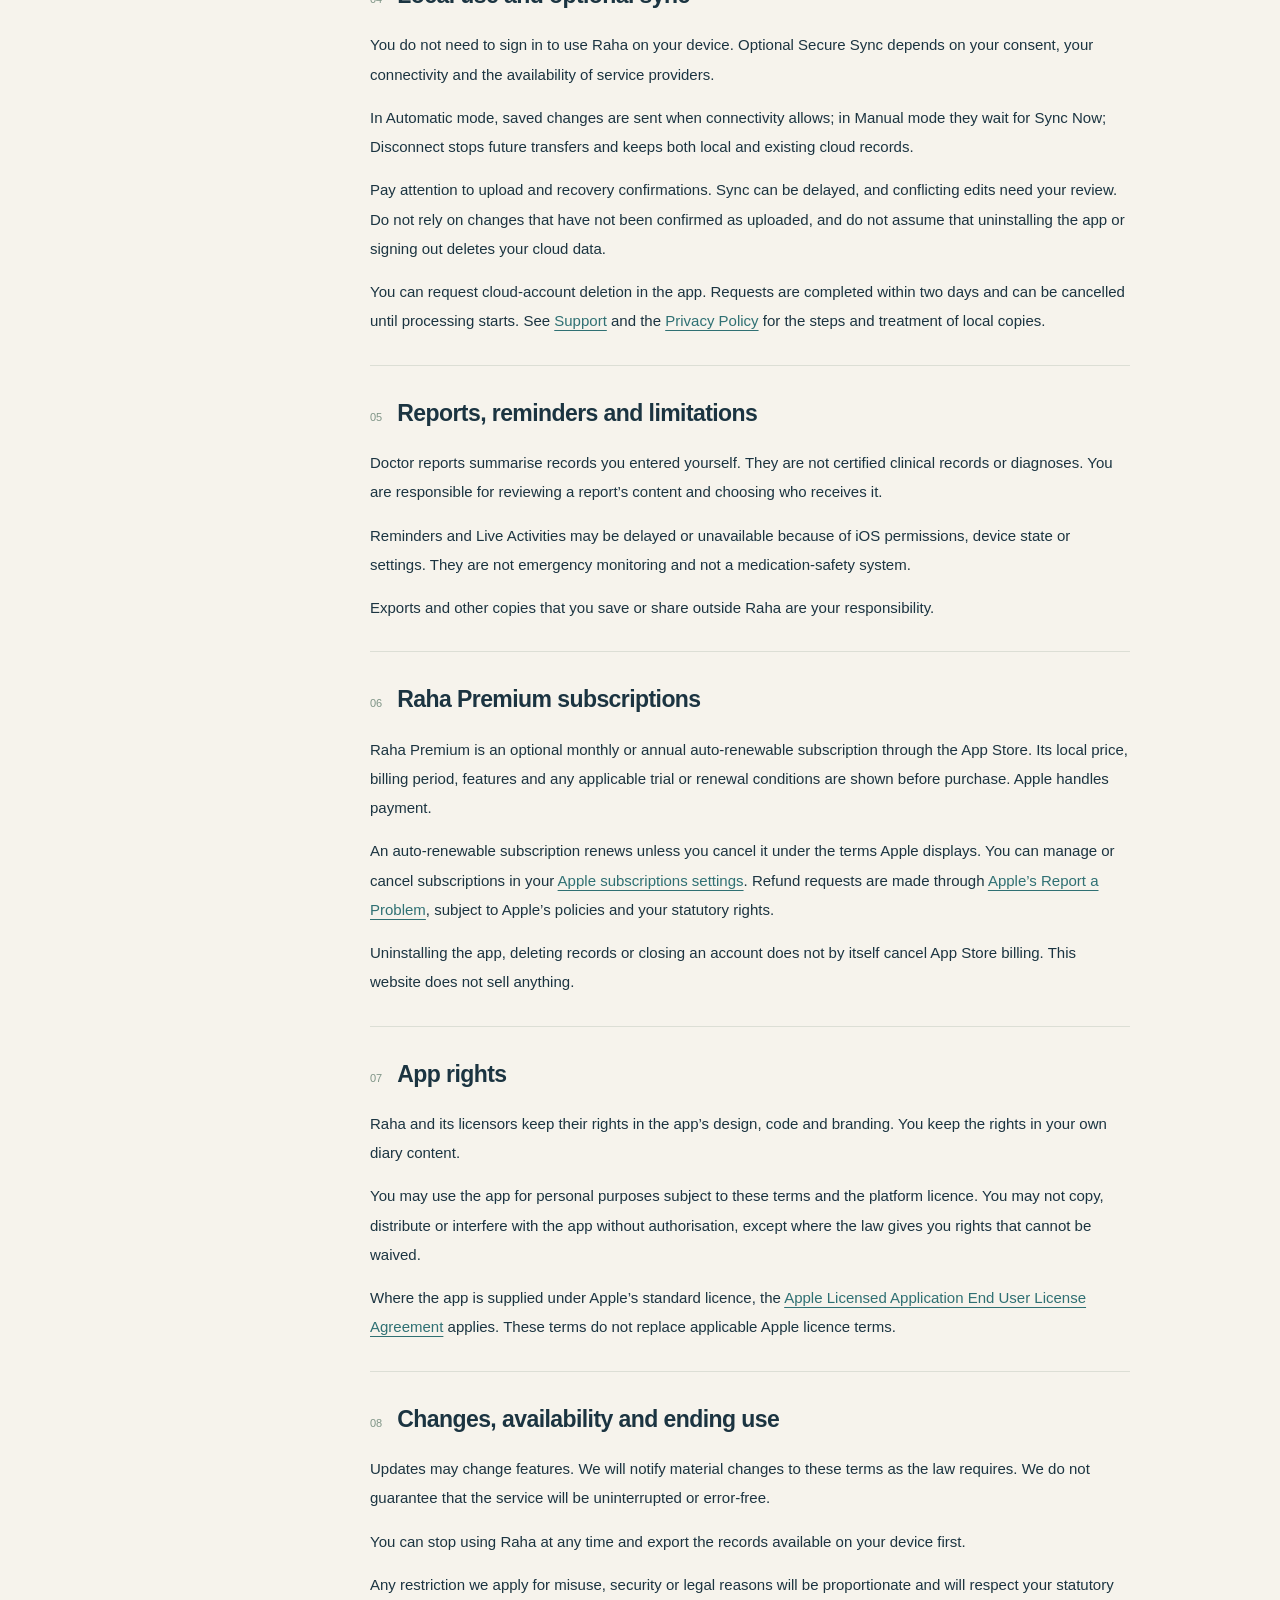
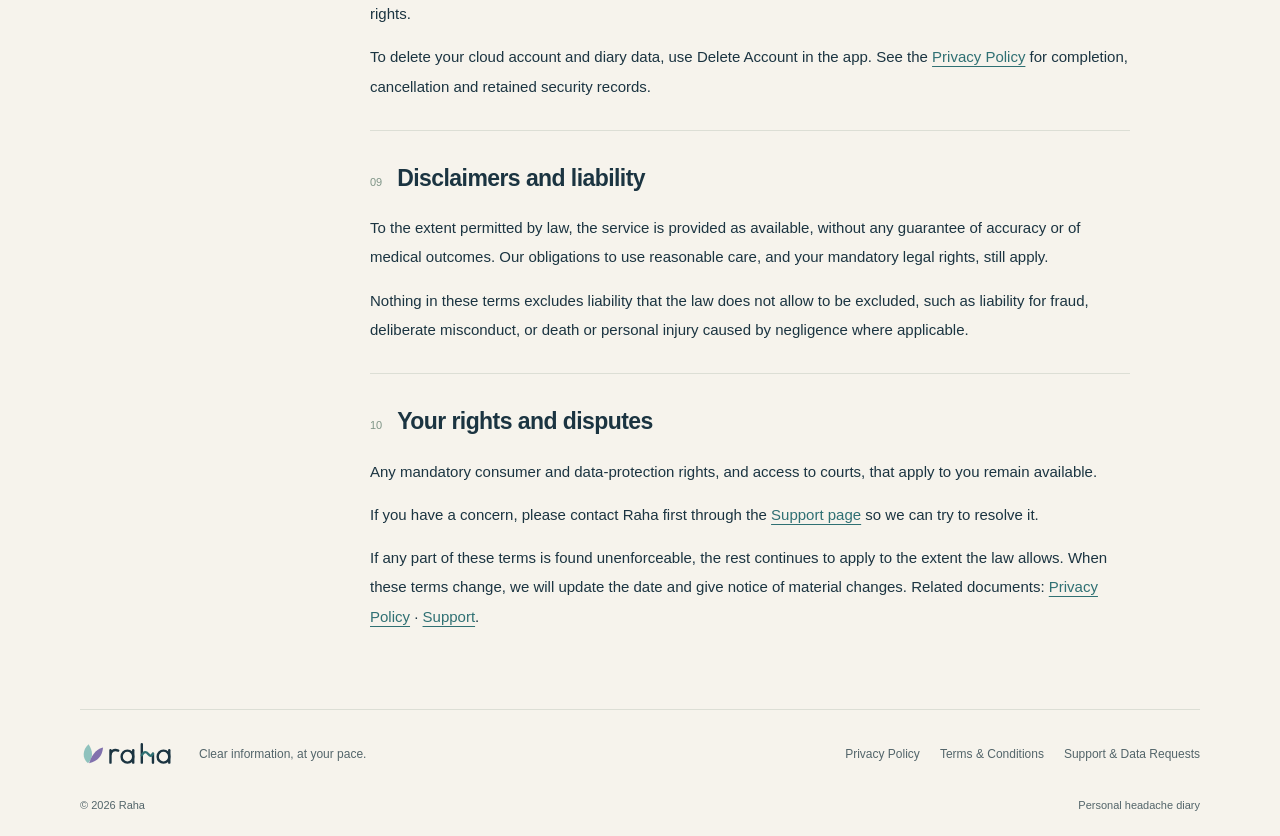
<file: terms.html>
<!doctype html>
<html lang="en" dir="ltr">
<head><meta charset="utf-8"><meta name="viewport" content="width=device-width,initial-scale=1"><title>Terms &amp; Conditions | Raha</title><meta name="description" content="These terms explain the rules for using the Raha headache diary and this website. Please read them together with our Privacy Policy."><meta name="theme-color" content="#F6F3EC"><link rel="canonical" href="https://raha-headache.github.io/terms.html"><link rel="alternate" hreflang="ar" href="terms-ar.html"><link rel="icon" type="image/svg+xml" href="favicon.svg"><link rel="stylesheet" href="styles.css"><script src="site.js" defer></script></head>
<body><a class="skip" href="#main">Skip to content</a>
<header class="site-header"><div class="header-inner"><a href="index.html" class="brand" aria-label="Raha home"><img src="raha-logo.svg" alt="Raha" width="116" height="35"><span class="brand-label">Information & support</span></a><nav aria-label="Menu" class="header-nav"><a href="privacy.html">Privacy Policy</a><a href="terms.html" aria-current="page">Terms & Conditions</a><a href="support.html">Support & Data Requests</a></nav><a class="language-switch" href="terms-ar.html" lang="ar" dir="rtl" data-language="ar">العربية<span aria-hidden="true">◎</span></a></div></header>
<main id="main" class="legal-main"><div class="document-heading"><div class="eyebrow"><a href="index.html">Raha</a><span class="crumb">/</span>Information & support</div><h1>Terms &amp; Conditions</h1><p class="document-intro">These terms explain the rules for using the Raha headache diary and this website. Please read them together with our <a href="privacy.html">Privacy Policy</a>.</p><div class="document-meta"><span>Updated 22 October 2026</span><button class="print-button" type="button" data-print hidden>Print / Save PDF<span aria-hidden="true">↗</span></button></div></div><div class="document-layout"><aside class="desktop-contents"><h2>On this page</h2><nav aria-label="On this page"><a href="#agreement"><span>01</span>Agreement and eligibility</a><a href="#medical-boundary"><span>02</span>Purpose and medical boundary</a><a href="#your-entries"><span>03</span>Your entries and responsibilities</a><a href="#local-and-sync"><span>04</span>Local use and optional sync</a><a href="#reports-reminders"><span>05</span>Reports, reminders and limitations</a><a href="#purchases"><span>06</span>Raha Premium subscriptions</a><a href="#app-rights"><span>07</span>App rights</a><a href="#changes-ending"><span>08</span>Changes, availability and ending use</a><a href="#liability"><span>09</span>Disclaimers and liability</a><a href="#disputes"><span>10</span>Your rights and disputes</a></nav></aside><article class="document-body" aria-label="Terms & Conditions"><details class="mobile-contents"><summary>On this page</summary><nav aria-label="On this page"><a href="#agreement"><span>01</span>Agreement and eligibility</a><a href="#medical-boundary"><span>02</span>Purpose and medical boundary</a><a href="#your-entries"><span>03</span>Your entries and responsibilities</a><a href="#local-and-sync"><span>04</span>Local use and optional sync</a><a href="#reports-reminders"><span>05</span>Reports, reminders and limitations</a><a href="#purchases"><span>06</span>Raha Premium subscriptions</a><a href="#app-rights"><span>07</span>App rights</a><a href="#changes-ending"><span>08</span>Changes, availability and ending use</a><a href="#liability"><span>09</span>Disclaimers and liability</a><a href="#disputes"><span>10</span>Your rights and disputes</a></nav></details><section class="legal-section" id="agreement"><h2><span class="section-number" aria-hidden="true">01</span>Agreement and eligibility</h2><p>These terms govern your use of the Raha app and this website, both operated by Raha. By using them, you agree to these terms.</p><p>Raha is intended for adults aged 18 or over who are able to agree to these terms under the law that applies to them. Your use is also subject to applicable law and to Apple’s platform terms.</p><p>How we handle your information is explained in the <a href="privacy.html">Privacy Policy</a>. Agreeing to these terms is not a blanket consent to all processing of your health information; optional processing such as Secure Sync is based on the separate choices you make in the app.</p></section><section class="legal-section" id="medical-boundary"><h2><span class="section-number" aria-hidden="true">02</span>Purpose and medical boundary</h2><p>Raha is a personal headache diary that provides descriptive summaries and reports of what you record. It is not medical advice, it does not diagnose or treat any condition, it is not an emergency service, and using it does not create a clinician–patient relationship.</p><p>Patterns show associations within the records you entered. They are not proven causes and they do not predict future headaches.</p><p>Consult a qualified clinician before making medical decisions or changing any medication.</p><aside class="callout">If you believe you have a medical emergency, seek local emergency care immediately.</aside></section><section class="legal-section" id="your-entries"><h2><span class="section-number" aria-hidden="true">03</span>Your entries and responsibilities</h2><p>Your diary records belong to you. You choose what to record and what to share. Please review your entries for accuracy, keep in mind uncertainty and periods you did not record, protect your device and Apple account, and keep any copies you need.</p><p>You must not try to access other people’s accounts, store unlawful content, attack or overload the service, bypass its safeguards or otherwise disrupt it.</p><p>You give Raha only the limited permission needed to store, process, display and sync the data you ask the app to handle. This does not give Raha any right to sell your records or to use them to train artificial-intelligence models.</p></section><section class="legal-section" id="local-and-sync"><h2><span class="section-number" aria-hidden="true">04</span>Local use and optional sync</h2><p>You do not need to sign in to use Raha on your device. Optional Secure Sync depends on your consent, your connectivity and the availability of service providers.</p><p>In Automatic mode, saved changes are sent when connectivity allows; in Manual mode they wait for Sync Now; Disconnect stops future transfers and keeps both local and existing cloud records.</p><p>Pay attention to upload and recovery confirmations. Sync can be delayed, and conflicting edits need your review. Do not rely on changes that have not been confirmed as uploaded, and do not assume that uninstalling the app or signing out deletes your cloud data.</p><p>You can request cloud-account deletion in the app. Requests are completed within two days and can be cancelled until processing starts. See <a href="support.html#remove-vs-disconnect">Support</a> and the <a href="privacy.html#retention">Privacy Policy</a> for the steps and treatment of local copies.</p></section><section class="legal-section" id="reports-reminders"><h2><span class="section-number" aria-hidden="true">05</span>Reports, reminders and limitations</h2><p>Doctor reports summarise records you entered yourself. They are not certified clinical records or diagnoses. You are responsible for reviewing a report’s content and choosing who receives it.</p><p>Reminders and Live Activities may be delayed or unavailable because of iOS permissions, device state or settings. They are not emergency monitoring and not a medication-safety system.</p><p>Exports and other copies that you save or share outside Raha are your responsibility.</p></section><section class="legal-section" id="purchases"><h2><span class="section-number" aria-hidden="true">06</span>Raha Premium subscriptions</h2><p>Raha Premium is an optional monthly or annual auto-renewable subscription through the App Store. Its local price, billing period, features and any applicable trial or renewal conditions are shown before purchase. Apple handles payment.</p><p>An auto-renewable subscription renews unless you cancel it under the terms Apple displays. You can manage or cancel subscriptions in your <a href="https://apps.apple.com/account/subscriptions" rel="noopener noreferrer">Apple subscriptions settings</a>. Refund requests are made through <a href="https://reportaproblem.apple.com/" rel="noopener noreferrer">Apple’s Report a Problem</a>, subject to Apple’s policies and your statutory rights.</p><p>Uninstalling the app, deleting records or closing an account does not by itself cancel App Store billing. This website does not sell anything.</p></section><section class="legal-section" id="app-rights"><h2><span class="section-number" aria-hidden="true">07</span>App rights</h2><p>Raha and its licensors keep their rights in the app’s design, code and branding. You keep the rights in your own diary content.</p><p>You may use the app for personal purposes subject to these terms and the platform licence. You may not copy, distribute or interfere with the app without authorisation, except where the law gives you rights that cannot be waived.</p><p>Where the app is supplied under Apple’s standard licence, the <a href="https://www.apple.com/legal/internet-services/itunes/dev/stdeula/" rel="noopener noreferrer">Apple Licensed Application End User License Agreement</a> applies. These terms do not replace applicable Apple licence terms.</p></section><section class="legal-section" id="changes-ending"><h2><span class="section-number" aria-hidden="true">08</span>Changes, availability and ending use</h2><p>Updates may change features. We will notify material changes to these terms as the law requires. We do not guarantee that the service will be uninterrupted or error-free.</p><p>You can stop using Raha at any time and export the records available on your device first.</p><p>Any restriction we apply for misuse, security or legal reasons will be proportionate and will respect your statutory rights.</p><p>To delete your cloud account and diary data, use Delete Account in the app. See the <a href="privacy.html#retention">Privacy Policy</a> for completion, cancellation and retained security records.</p></section><section class="legal-section" id="liability"><h2><span class="section-number" aria-hidden="true">09</span>Disclaimers and liability</h2><p>To the extent permitted by law, the service is provided as available, without any guarantee of accuracy or of medical outcomes. Our obligations to use reasonable care, and your mandatory legal rights, still apply.</p><p>Nothing in these terms excludes liability that the law does not allow to be excluded, such as liability for fraud, deliberate misconduct, or death or personal injury caused by negligence where applicable.</p></section><section class="legal-section" id="disputes"><h2><span class="section-number" aria-hidden="true">10</span>Your rights and disputes</h2><p>Any mandatory consumer and data-protection rights, and access to courts, that apply to you remain available.</p><p>If you have a concern, please contact Raha first through the <a href="support.html">Support page</a> so we can try to resolve it.</p><p>If any part of these terms is found unenforceable, the rest continues to apply to the extent the law allows. When these terms change, we will update the date and give notice of material changes. Related documents: <a href="privacy.html">Privacy Policy</a> · <a href="support.html">Support</a>.</p></section></article></div></main>
<footer class="site-footer"><div class="footer-top"><a href="index.html" aria-label="Home"><img src="raha-logo.svg" alt="Raha" width="94" height="29"></a><p>Clear information, at your pace.</p><nav aria-label="Footer links"><a href="privacy.html">Privacy Policy</a><a href="terms.html" aria-current="page">Terms & Conditions</a><a href="support.html">Support & Data Requests</a></nav></div><div class="footer-bottom"><span>© 2026 Raha</span><span>Personal headache diary</span></div></footer>
</body></html>
</file>
<file: styles.css>
:root{--paper:#f6f3ec;--surface:#fffcf7;--ink:#1b3441;--muted:#53656a;--teal:#2f7073;--mint:#8fc2bd;--lavender:#8171ad;--line:#dcded5;--sans:-apple-system,BlinkMacSystemFont,"Segoe UI",Tahoma,Arial,sans-serif;color-scheme:light;font-family:var(--sans);color:var(--ink);background:var(--paper);font-synthesis:none}
*{box-sizing:border-box}html{scroll-behavior:smooth;scroll-padding-top:130px}body{margin:0}a{color:var(--teal);text-underline-offset:4px}a:hover{color:var(--ink)}button,a{-webkit-tap-highlight-color:transparent}button{font:inherit}a:focus-visible,button:focus-visible,summary:focus-visible{outline:3px solid var(--lavender);outline-offset:5px;border-radius:4px}.skip{position:fixed;inset-inline-start:16px;top:-80px;z-index:10;background:var(--ink);color:white;padding:12px 20px}.skip:focus{top:8px}.draft-banner{text-align:center;font-size:12px;letter-spacing:.02em;background:#ebe5f2;color:#55476f;padding:9px 16px;line-height:1.6}.site-header{position:sticky;top:0;background:rgba(246,243,236,.96);z-index:5;border-bottom:1px solid var(--line);backdrop-filter:blur(12px)}.header-inner{max-width:1192px;min-height:91px;margin:auto;padding:18px 36px;display:flex;align-items:center;gap:36px}.brand{display:flex;align-items:center;gap:20px;text-decoration:none;flex-shrink:0}.brand img{object-fit:contain;direction:ltr}.brand-label{border-inline-start:1px solid #c7cec7;padding-inline-start:20px;font-size:12px;color:var(--muted);line-height:1.5}.header-nav{display:flex;gap:26px;margin-inline-start:auto;align-items:center}.header-nav a{font-size:13px;text-decoration:none;color:var(--muted);white-space:nowrap;line-height:1.7}.header-nav a[aria-current=page]{color:var(--teal);font-weight:650}.language-switch{display:flex;align-items:center;gap:9px;font-size:13px;text-decoration:none;border:1px solid #d3d9cf;padding:9px 13px;border-radius:20px;white-space:nowrap}.language-switch span{font-size:19px;line-height:1}.home-main{max-width:1192px;padding:0 36px;margin:auto}.home-hero{padding:83px 0 51px;position:relative;overflow:hidden}.eyebrow{font-size:11px;font-weight:650;letter-spacing:.14em;line-height:1.8;display:flex;align-items:center;gap:12px;color:var(--teal);text-transform:uppercase}.eyebrow>span:not(.crumb){width:7px;height:7px;border-radius:50%;background:var(--teal);flex-shrink:0}.eyebrow a{text-decoration:none}.eyebrow .crumb{color:#a6afa5;font-weight:400}h1,h2,h3,p{margin:0}h1{font-weight:450;letter-spacing:-.05em;line-height:1.06}.home-hero h1{font-size:clamp(46px,5.2vw,72px);margin:22px 0}.hero-description{font-size:17px;color:var(--muted);line-height:1.75;max-width:490px}.hero-date{font-size:12px;color:var(--muted);margin-top:28px;display:flex;gap:9px;align-items:center}.hero-date:before{content:"";width:18px;height:1px;background:#a7b3a8}.hero-wave{position:absolute;width:440px;height:auto;inset-inline-end:-40px;top:145px;fill:none;stroke:var(--mint);stroke-width:1.2;opacity:.62;pointer-events:none}.hero-wave path+path{stroke:var(--lavender);opacity:.4}.cards{display:grid;grid-template-columns:repeat(3,1fr);gap:18px}.page-card{border:1px solid var(--line);border-radius:16px;background:var(--surface);padding:27px 28px 25px;text-decoration:none;color:var(--ink);display:flex;flex-direction:column;min-height:275px;transition:transform .18s,border-color .18s}.page-card:hover{transform:translateY(-3px);border-color:#9bb7ac}.card-top{display:flex;align-items:center;justify-content:space-between;margin-bottom:29px}.card-icon{display:grid;place-items:center;width:43px;height:43px;background:#e9f0e8;color:var(--teal);border-radius:12px}.terms .card-icon{background:#eee8f1;color:#716195}.support .card-icon{background:#f3e9df;color:#86644a}.card-icon svg{width:22px;height:22px}.card-number{font-size:11px;color:#85938b;font-variant-numeric:tabular-nums}.page-card h2{font-size:21px;letter-spacing:-.025em;font-weight:550;line-height:1.35;margin-bottom:11px}.page-card p{font-size:14px;line-height:1.75;color:var(--muted);margin-bottom:24px;max-width:280px}.card-link{font-size:13px;font-weight:600;color:var(--teal);margin-top:auto;display:flex;align-items:center;gap:10px}.medical-note{margin:33px 0 66px;display:flex;gap:18px;align-items:flex-start;background:#eaf0e8;border-radius:12px;padding:23px 28px}.medical-icon{color:var(--teal);font-size:23px;line-height:1.3}.medical-note h2{font-size:14px;font-weight:600;line-height:1.7;margin-bottom:4px}.medical-note p{font-size:13px;line-height:1.8;color:var(--muted);max-width:820px}.site-footer{max-width:1120px;border-top:1px solid var(--line);margin:0 auto;padding:30px 0 20px}.footer-top{display:flex;align-items:center;gap:25px}.footer-top>a{line-height:0}.footer-top p{font-size:12px;color:var(--muted)}.footer-top nav{display:flex;gap:20px;margin-inline-start:auto}.footer-top nav a{font-size:12px;text-decoration:none;color:var(--muted)}.footer-bottom{margin-top:27px;display:flex;justify-content:space-between;font-size:11px;color:var(--muted);line-height:1.8}.legal-main{max-width:1192px;margin:auto;padding:0 36px 78px}.document-heading{padding:59px 0 36px;border-bottom:1px solid var(--line)}.document-heading h1{font-size:clamp(35px,4.3vw,56px);margin:20px 0 18px;max-width:900px;line-height:1.16}.document-intro{max-width:750px;font-size:16px;line-height:1.85;color:var(--muted)}.document-meta{margin-top:26px;display:flex;align-items:center;gap:24px;justify-content:space-between;font-size:12px;color:var(--muted)}.print-button{border:1px solid #c8d3c8;padding:10px 14px;border-radius:7px;background:transparent;color:var(--teal);font-size:12px;cursor:pointer}.print-button span{margin-inline-start:14px}.print-button:hover{background:#e8efe5}.document-layout{display:grid;grid-template-columns:225px minmax(0,1fr);gap:65px;align-items:start;padding-top:35px}.desktop-contents{position:sticky;top:120px;padding-bottom:20px;max-height:calc(100vh - 145px);overflow:auto}.desktop-contents h2{font-size:11px;font-weight:650;text-transform:uppercase;letter-spacing:.1em;margin-bottom:16px;color:var(--muted)}.desktop-contents nav,.mobile-contents nav{display:grid;gap:3px}.desktop-contents a,.mobile-contents a{display:flex;gap:10px;text-decoration:none;font-size:12px;line-height:1.65;color:var(--muted);padding:7px 0}.desktop-contents a:hover,.mobile-contents a:hover{color:var(--teal)}.desktop-contents a span,.mobile-contents a span{font-size:10px;color:#819186;font-variant-numeric:tabular-nums;min-width:16px;padding-top:2px}.document-body{max-width:760px;min-width:0}.legal-section{padding:0 0 29px;margin-bottom:31px;border-bottom:1px solid var(--line);scroll-margin-top:132px}.legal-section:last-child{margin-bottom:0;border-bottom:0;padding-bottom:0}.legal-section h2{font-size:23px;letter-spacing:-.025em;font-weight:550;line-height:1.45;margin-bottom:18px;display:flex;align-items:baseline;gap:15px}.section-number{font-size:11px;color:#7f9587;font-weight:500;font-variant-numeric:tabular-nums;letter-spacing:0}.legal-section p,.legal-section li,.callout{font-size:15px;line-height:1.95}.legal-section p+p{margin-top:14px}.legal-section ul{padding-inline-start:23px;margin:15px 0}.legal-section li{padding-inline-start:4px;margin:6px 0}.legal-section li::marker{color:var(--teal)}.legal-section a{overflow-wrap:anywhere}.callout{margin:22px 0;background:#e8eee5;border-inline-start:3px solid var(--teal);padding:17px 20px;border-radius:0 8px 8px 0}.contact-card{padding:23px 25px;border:1px solid #d6ded2;border-radius:12px;background:var(--surface);margin:22px 0}.contact-card h3{font-size:18px;line-height:1.6;margin-bottom:9px;font-weight:550}.contact-actions{display:flex;gap:12px;flex-wrap:wrap;margin-top:17px}.button{display:inline-block;text-decoration:none;padding:12px 18px;border-radius:8px;border:1px solid var(--teal);background:var(--teal);color:var(--surface);font-size:14px;font-weight:550;line-height:1.6}.button:hover{background:#255c5f;color:white}.button.secondary{background:transparent;color:var(--teal)}.button.secondary:hover{background:#e8eee5}.contact-card .small{font-size:12px;color:var(--muted);line-height:1.9;margin-top:17px}.mobile-contents{display:none}.not-found{max-width:1120px;margin:0 auto;padding:90px 0 110px}.not-found h1{font-size:42px;margin:20px 0 35px}.not-found p{margin-top:30px;line-height:1.8}
[dir=rtl]{font-family:Tahoma,Arial,var(--sans)}[dir=rtl] h1,[dir=rtl] h2{letter-spacing:0}[dir=rtl] .home-hero h1{line-height:1.35;font-weight:500}[dir=rtl] .eyebrow{letter-spacing:0;font-size:12px}[dir=rtl] .hero-wave{transform:scaleX(-1)}[dir=rtl] .callout{border-radius:8px 0 0 8px}[dir=rtl] .legal-section h2{font-size:24px;line-height:1.7}[dir=rtl] .legal-section p,[dir=rtl] .legal-section li,[dir=rtl] .callout{line-height:2.15}[dir=rtl] .document-heading h1{line-height:1.5}[hidden]{display:none!important}
@media(min-width:1400px){.home-hero{padding-top:95px}.hero-wave{width:530px;top:170px}}
@media(max-width:1000px){.brand-label{display:none}.header-inner{gap:22px}.header-nav{gap:20px}.hero-wave{width:340px;inset-inline-end:-85px;top:170px;opacity:.4}.document-layout{grid-template-columns:190px minmax(0,1fr);gap:35px}.site-footer{margin:0 36px}.page-card{padding:24px}.page-card h2{font-size:19px}}
@media(max-width:760px){html{scroll-padding-top:105px}.header-inner{min-height:77px;padding:17px 24px;gap:15px;flex-wrap:wrap}.brand img{width:103px;height:auto}.header-nav{order:3;width:100%;justify-content:space-between;border-top:1px solid var(--line);padding-top:12px;gap:8px}.header-nav a{font-size:12px;white-space:normal}.language-switch{margin-left:auto;margin-right:0;padding:6px 11px;font-size:12px}[dir=rtl] .language-switch{margin-left:0;margin-right:auto}.home-main{padding:0 24px}.home-hero{padding:49px 0 35px}.home-hero h1{font-size:49px;margin:20px 0}.hero-description{font-size:16px;max-width:480px}.hero-wave{display:none}.hero-date{margin-top:22px}.cards{grid-template-columns:1fr;gap:14px}.page-card{min-height:unset;padding:23px 24px}.card-top{margin-bottom:20px}.page-card h2{font-size:22px}.page-card p{max-width:100%;font-size:14px;margin-bottom:21px}.medical-note{margin:25px 0 43px;padding:21px;gap:13px}.medical-note p{font-size:12px}.site-footer{margin:0 24px;padding-top:26px}.footer-top{flex-wrap:wrap;gap:15px}.footer-top p{font-size:11px}.footer-top nav{width:100%;margin:10px 0 0;flex-wrap:wrap;gap:20px}.footer-bottom{margin-top:23px;gap:18px}.legal-main{padding:0 24px 45px}.document-heading{padding:37px 0 25px}.document-heading h1{font-size:37px;margin-top:16px}.document-intro{font-size:15px;line-height:1.9}.document-meta{gap:15px;flex-wrap:wrap;margin-top:20px}.document-layout{display:block;padding-top:24px}.desktop-contents{display:none}.mobile-contents{display:block;border:1px solid var(--line);border-radius:9px;padding:14px 18px;margin-bottom:30px;background:var(--surface)}.mobile-contents summary{font-size:14px;color:var(--teal);font-weight:550;cursor:pointer;line-height:1.7}.mobile-contents nav{margin-top:14px}.mobile-contents a{font-size:13px;padding:6px 0}.legal-section{margin-bottom:26px;padding-bottom:26px;scroll-margin-top:155px}.legal-section h2{font-size:21px;gap:11px;line-height:1.5;margin-bottom:14px}.legal-section p,.legal-section li,.callout{font-size:15px;line-height:1.95}.callout{padding:15px 17px}.contact-card{padding:19px}.not-found{padding:55px 24px 75px}.not-found h1{font-size:35px}.print-button{font-size:11px}[dir=rtl] .home-hero h1{font-size:46px}[dir=rtl] .legal-section h2{font-size:22px}}
@media(prefers-reduced-motion:reduce){html{scroll-behavior:auto}.page-card{transition:none}}
@media print{@page{margin:18mm}html,body{background:#fff;color:#000;font-size:11pt}.site-header,.site-footer,.skip,.draft-banner,.desktop-contents,.mobile-contents,.print-button,.hero-wave{display:none!important}.home-main,.legal-main{max-width:none;padding:0;margin:0}.document-heading{padding:0 0 18pt}.document-heading h1{font-size:30pt}.document-intro{font-size:11pt}.document-meta{font-size:9pt;margin-top:12pt}.document-layout{display:block;padding-top:20pt}.document-body{max-width:none}.legal-section{padding-bottom:14pt;margin-bottom:16pt;scroll-margin:0}.legal-section h2{font-size:16pt;break-after:avoid}.legal-section p,.legal-section li,.callout{font-size:10.5pt;line-height:1.65;orphans:3;widows:3}.callout,.contact-card{background:#f4f4f0;break-inside:avoid}a{color:inherit;text-decoration:underline}.contact-actions{display:none}.cards{display:block}.page-card{margin-bottom:20pt;break-inside:avoid}.home-hero{padding:20pt 0}.home-hero h1{font-size:36pt}.medical-note{break-inside:avoid}.draft-banner{display:block!important;background:none;border-bottom:1px solid #888;padding:0 0 8pt;margin-bottom:15pt;color:#333}h2,h3{break-after:avoid}}
</file>
